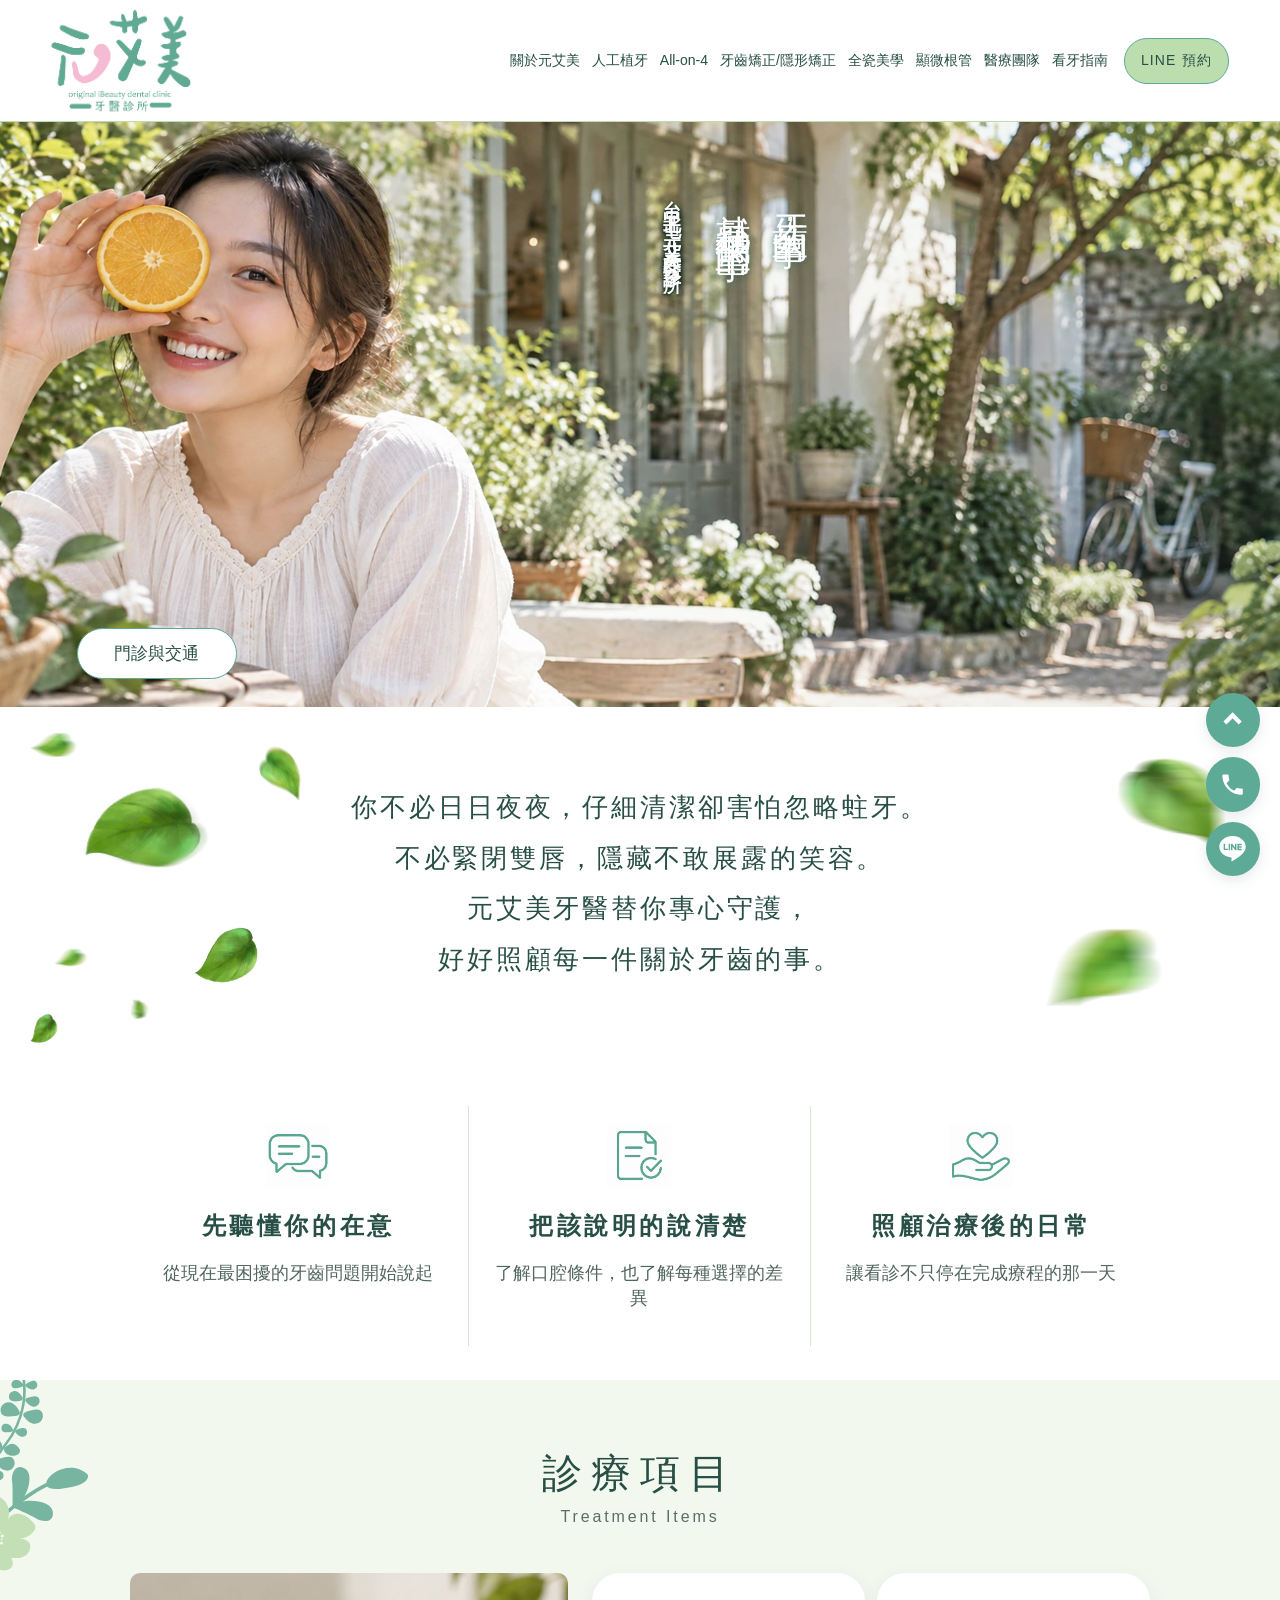
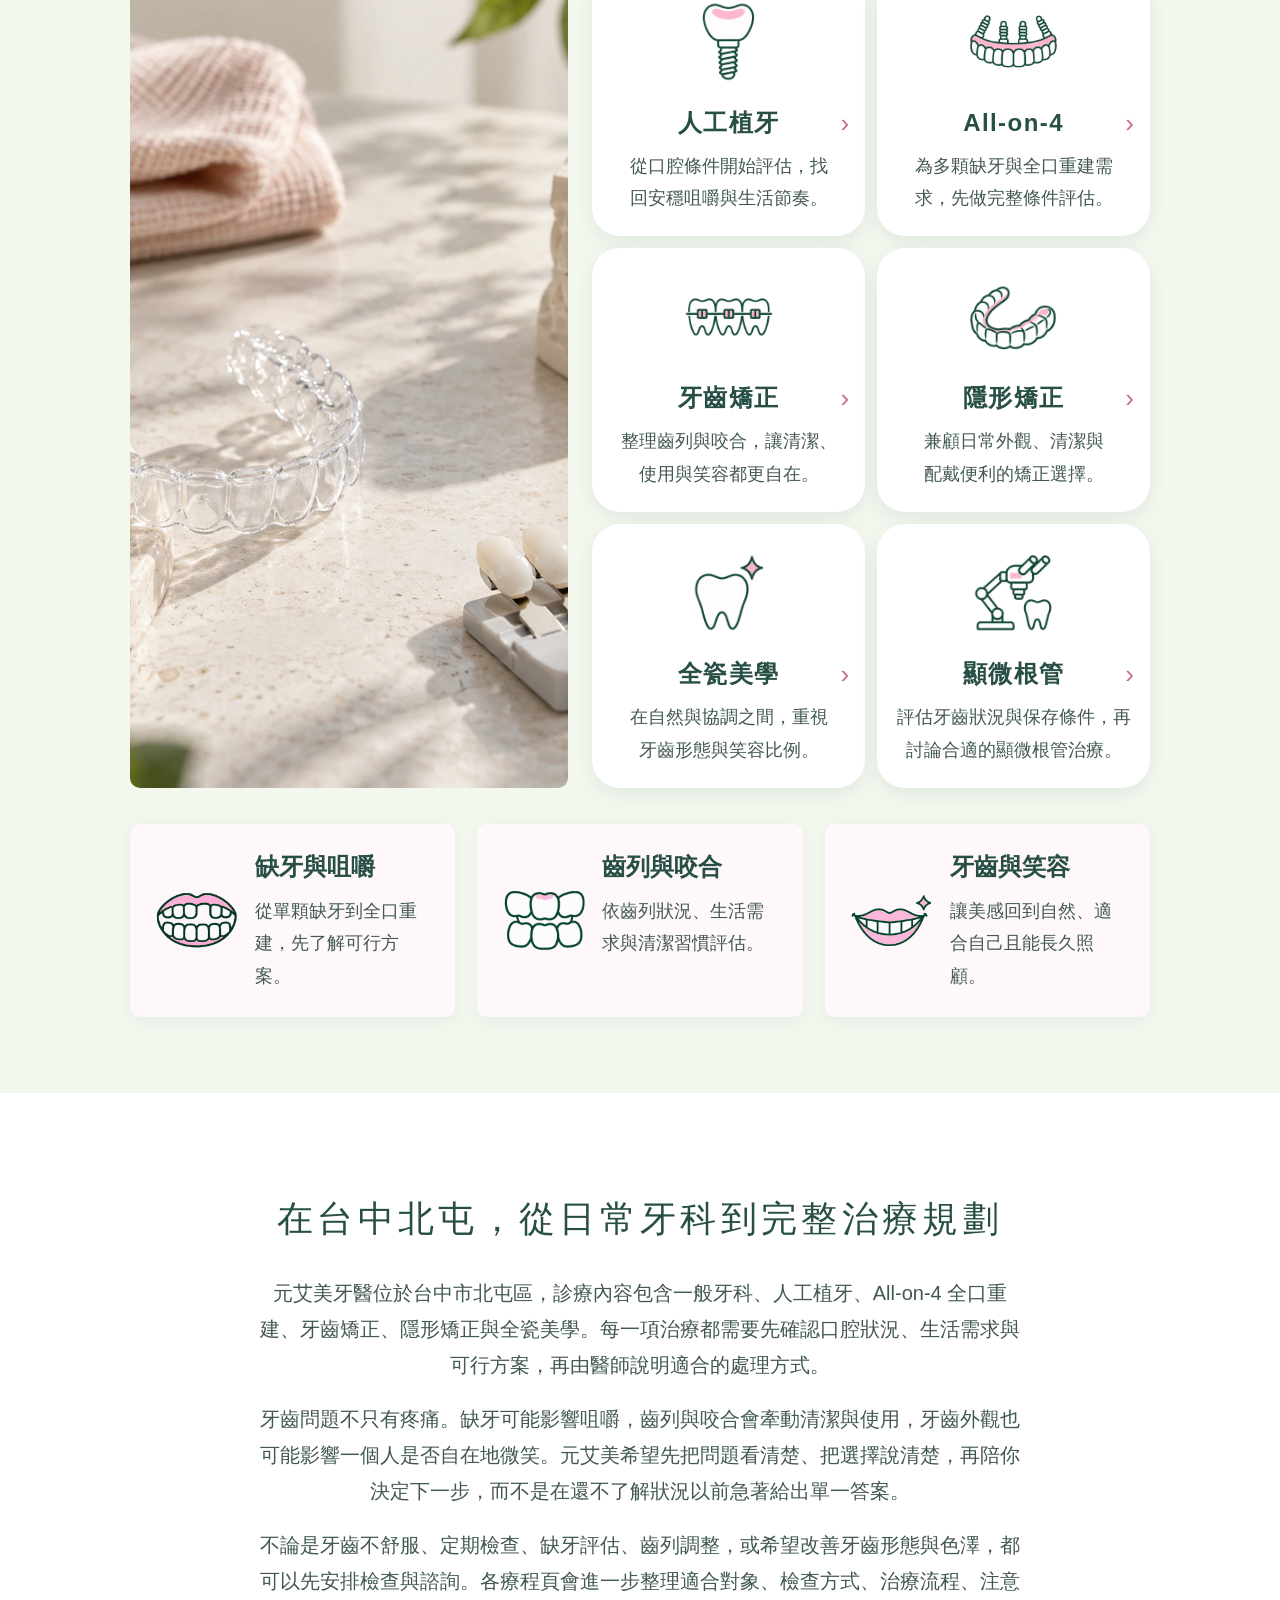
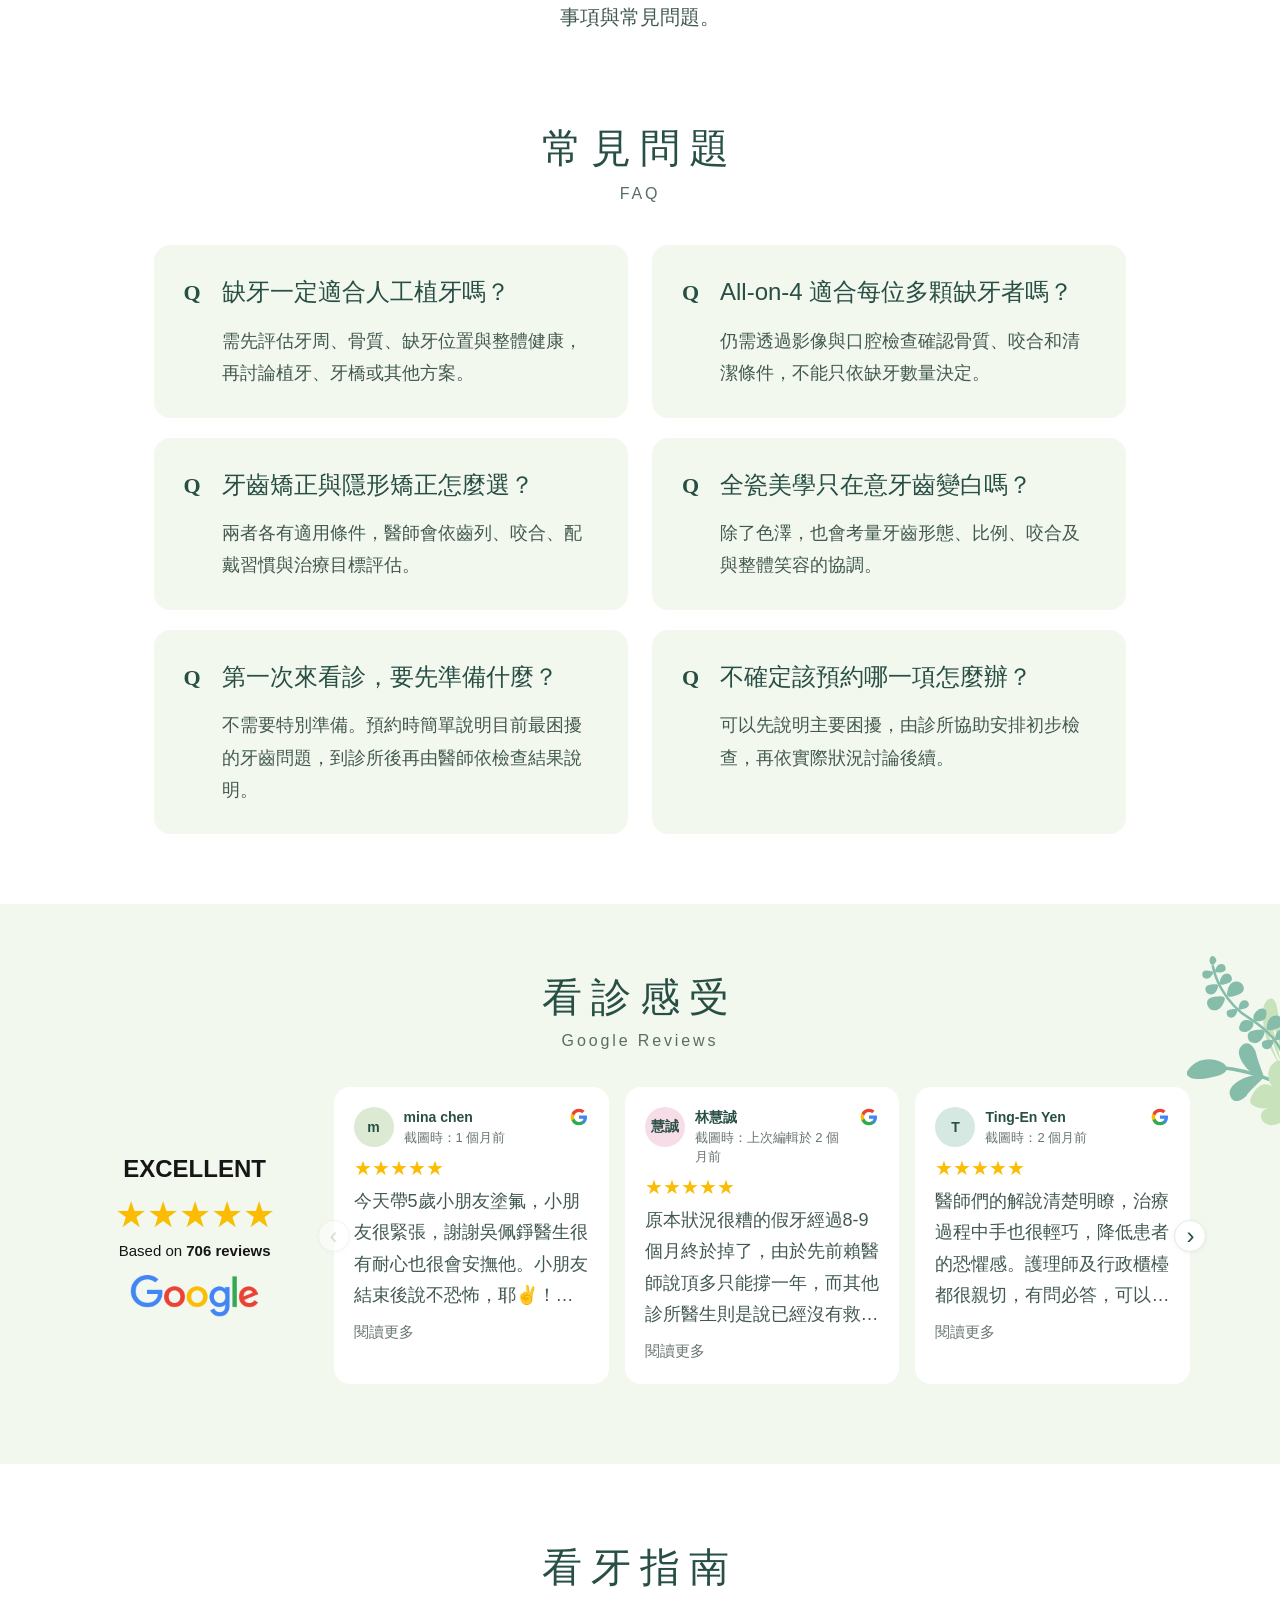
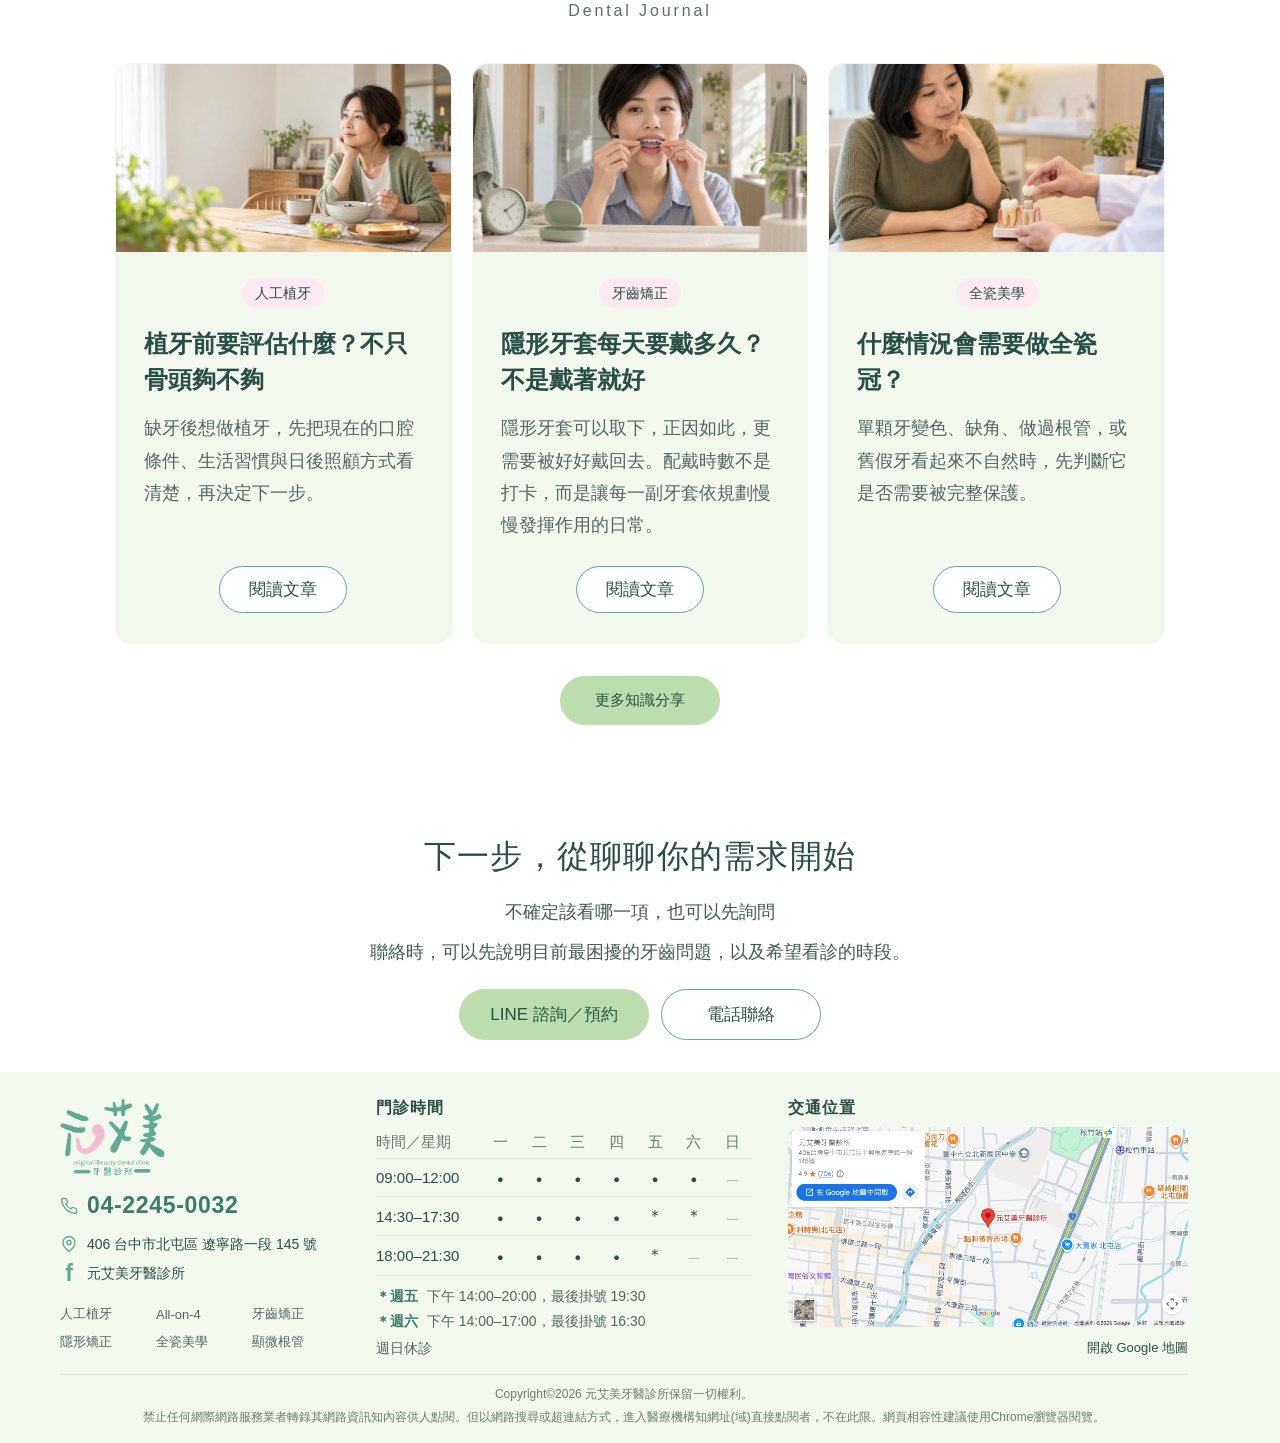
<file: index.html>
<!doctype html><html lang="zh-Hant"><head><meta charset="utf-8"><meta name="viewport" content="width=device-width,initial-scale=1"><title>審稿預覽｜元艾美牙醫｜台中北屯牙醫・人工植牙・牙齒矯正・全瓷美學</title><meta name="description" content="元艾美牙醫位於台中北屯，提供一般牙科、人工植牙、All-on-4、牙齒矯正、隱形矯正與全瓷美學等診療服務。先了解需求與口腔條件，再一起討論合適的治療方式。"><style>
*{box-sizing:border-box}body{margin:0;color:#3c514b;font-family:"Noto Sans TC","PingFang TC",sans-serif;background:#fff}.nav{height:92px;display:flex;align-items:center;justify-content:space-between;padding:0 6vw;background:#fff}.nav img{width:154px;height:auto}.navlinks{display:flex;gap:34px;align-items:center;font-size:15px;letter-spacing:.12em}.book{border:1px solid #5daa96;border-radius:99px;padding:12px 22px;color:#284f45}.hero{position:relative;height:585px;background:url('yuan-aimei-v2-assets/hero-triptych-web-20261029.webp') center/cover no-repeat}.hero-copy{position:absolute;left:34.5%;top:11%;writing-mode:vertical-rl;color:#fff;text-shadow:0 2px 7px #255f5477;font-size:36px;font-weight:500;letter-spacing:.18em;line-height:1.6}.hero-copy small{font-size:15px;letter-spacing:.25em;margin-left:18px}.intro{position:relative;text-align:center;padding:76px 18% 86px;background:#fff}.intro p{font-family:"Songti TC","Noto Serif TC",serif;font-size:20px;line-height:2.15;letter-spacing:.11em;margin:0;color:#3c514b}.leaf{position:absolute;width:190px;opacity:.6}.leaf.l{left:0;bottom:0}.leaf.r{right:0;top:8px;transform:rotate(180deg)}.section-title{text-align:center;padding-top:66px}.section-title h2{margin:0;color:#284f45;font-weight:500;font-size:34px;letter-spacing:.22em}.section-title i{display:block;width:72px;height:1px;background:#f9c2db;margin:15px auto}.section-title p{margin:0;color:#596e65;letter-spacing:.18em}.treatments{background:#f3f8ef;padding-bottom:76px;position:relative}.treat-flow{max-width:1020px;margin:44px auto 0;display:grid;grid-template-columns:1.05fr .95fr;gap:0;align-items:stretch}.photo-block{min-height:395px;background:url('yuan-aimei-v2-assets/hero-triptych-web-20261029.webp') 8% center/auto 100% no-repeat}.treat-list{background:#fff;padding:34px 42px;display:grid;grid-template-columns:1fr 1fr;gap:0}.treat{padding:19px 12px;border-bottom:1px solid #d7e6ce}.treat:nth-child(odd){border-right:1px solid #d7e6ce}.treat b{display:block}.seo-copy{padding:70px 12vw;background:#fff}.seo-copy h2{text-align:center;color:#284f45;font-size:28px;letter-spacing:.12em;font-weight:500}.seo-copy>p{max-width:900px;margin:18px auto;line-height:2;color:#3c514b;text-align:center}.faq{max-width:1000px;margin:40px auto 0;display:grid;grid-template-columns:repeat(3,1fr);gap:18px}.faq article{padding:24px;background:#f3f8ef;border-top:3px solid #f9c2db}.faq h3{font-size:17px;color:#284f45;margin:0 0 12px}.faq p{font-size:13px;line-height:1.8;margin:0}.reviews{padding:0 7vw 80px;background:#fff}.review-wrap{max-width:1050px;margin:40px auto 0;display:grid;grid-template-columns:220px 1fr;gap:36px}.rating{border-right:1px solid #d7e6ce;padding:8px 30px 8px 0}.rating strong{font-size:55px;color:#284f45;font-weight:400}.rating div{color:#284f45;font-size:24px;letter-spacing:.1em}.quotes{display:grid;grid-template-columns:repeat(3,1fr);gap:17px}.quote{border-top:3px solid #f9c2db;background:#f6faf3;padding:22px;min-height:145px}.quote p{height:9px;background:#dce8d4;border-radius:6px;margin:12px 0}.quote p:last-child{width:62%}.knowledge{background:#f3f8ef;padding:10px 9vw 75px}.knowledge-grid{max-width:1050px;margin:40px auto 0;display:grid;grid-template-columns:repeat(3,1fr);gap:20px}.knowledge article{background:#fff;padding:28px;min-height:190px}.knowledge small{color:#284f45;letter-spacing:.12em}.knowledge h3{color:#284f45;font-size:19px;line-height:1.55;margin:14px 0}.knowledge p{font-size:13px;line-height:1.8}.contact{background:#fff;padding:72px 8vw;display:grid;grid-template-columns:1fr 1fr;gap:65px;align-items:center}.contact h2{font-family:"Songti TC","Noto Serif TC",serif;color:#284f45;font-size:31px;font-weight:500;letter-spacing:.08em}.contact p{line-height:1.9}.info{margin-top:22px;color:#284f45;line-height:2.4}.map{height:260px;background:linear-gradient(135deg,#f4f5f2,#dce8d4);position:relative;overflow:hidden}.map:before,.map:after{content:"";position:absolute;background:#fff9}.map:before{width:150%;height:28px;left:-20%;top:44%;transform:rotate(-12deg)}.map:after{height:150%;width:25px;left:52%;top:-20%;transform:rotate(8deg)}.pin{position:absolute;z-index:2;left:52%;top:43%;width:28px;height:28px;border-radius:50% 50% 50% 0;background:#5daa96;transform:rotate(-45deg)}.map label{position:absolute;z-index:2;left:57%;top:41%;color:#284f45;font-weight:600}.footer{height:130px;background:#284f45;color:#fff;display:flex;align-items:center;justify-content:space-between;padding:0 7vw}.footer img{width:150px;filter:brightness(0) invert(1);opacity:.95}.footer span{font-size:13px;letter-spacing:.15em}.note{text-align:center;font-size:12px;color:#596e65;padding:16px;background:#fff}
</style><link rel="stylesheet" href="brand.css?v=d792933b0c07"><link rel="stylesheet" href="botanical.css?v=67f52b9c0e47"><link rel="stylesheet" href="header.css?v=f753c201d08e"><style id="home-footer-design">/* 首頁下方採淡綠／白／淡綠交錯；只改底色，保留原有區塊與頁尾高度。 */
.reviews.reviews-preview { background:#f3f8ef; }
.reviews.reviews-preview .google-review-card { background:#fff; }
#dental-journal { background:#fff; background-image:none; }
#dental-journal .knowledge-grid > article { background:#f3f8ef; }
</style><link rel="stylesheet" href="clinic-footer.css?v=d8fbaef733c3"><meta name="robots" content="noindex,nofollow"><link rel="stylesheet" href="ux-preview.css?v=b8e881145dc8"><link rel="stylesheet" href="ux-motion.css?v=338545296c63"><style id="manual-review-design">/* 參考豐美晴悦的卡片資訊順序；保留元艾美底色、欄寬及手動精選內容。 */
.reviews-preview .review-slider { position:relative; }
.reviews-preview .google-review-track { scrollbar-width:none; padding-bottom:0; }
.reviews-preview .google-review-track::-webkit-scrollbar { display:none; }
.reviews-preview .google-review-card { padding:20px; display:flex; flex-direction:column; min-height:252px; }
.reviews-preview .review-person { display:grid; grid-template-columns:40px minmax(0,1fr) 20px; gap:10px; align-items:start; }
.reviews-preview .review-avatar { width:40px; height:40px; font-size:14px; }
.reviews-preview .review-person h3 { font-size:14px; line-height:1.45; }
.reviews-preview .review-date { font-size:11px; line-height:1.45; margin-top:2px; }
.reviews-preview .review-google-link { display:grid; place-items:center; width:28px; height:28px; margin:-4px; border-radius:4px; }
.reviews-preview .review-google-link img { display:block; width:20px; height:20px; }
.reviews-preview .review-five-stars { color:#FBBC04; font-size:20px; letter-spacing:0; margin:10px 0 8px; }
.reviews-preview .review-body { font-size:14px; line-height:1.65; overflow-wrap:anywhere; }
.reviews-preview .review-expand { width:fit-content; font-size:13px; line-height:1.5; margin:7px 0 0; padding:2px 0; text-decoration:none; color:#68756F; }
.reviews-preview .review-navigation { position:absolute; inset:0; z-index:2; pointer-events:none; }
.reviews-preview .review-navigation button { position:absolute; top:50%; transform:translateY(-50%); width:32px; height:32px; font-size:24px; background:#fff; border:1px solid #E6EBE4; box-shadow:0 1px 4px #284f4512; pointer-events:auto; }
.reviews-preview .review-previous { left:-16px; }
.reviews-preview .review-next { right:-16px; }
.reviews-preview .review-navigation button:disabled { opacity:.5; }
.reviews-preview .review-google-link:focus-visible { outline:2px solid var(--brand-deep); outline-offset:3px; }
.reviews-preview .review-expand[hidden] { display:none; }
@media(hover:hover) { .reviews-preview .review-expand:hover { color:var(--brand-deep); text-decoration:underline; } }
@media(max-width:767px) {
 .reviews-preview .google-review-card { flex-basis:100%; min-height:250px; padding:20px; }
 .reviews-preview .review-navigation button { width:40px; height:40px; }
 .reviews-preview .review-previous { left:-20px; }
 .reviews-preview .review-next { right:-20px; }
 .reviews-preview .review-body { font-size:15px; }
}
</style><style id="knowledge-home-entry">#dental-journal .knowledge-more { display:flex; justify-content:center; margin-top:32px; position:relative; z-index:1; }
@media(max-width:767px) { #dental-journal .knowledge-more { margin-top:26px; } }</style><link rel="stylesheet" href="knowledge-buttons.css?v=727f29ca28c6"><link rel="stylesheet" href="home-booking.css?v=3daee7c56694"><link rel="stylesheet" href="knowledge-system.css?v=d3c7f2cf207f"><link rel="stylesheet" href="home-knowledge.css?v=038fa6a36e07"><link rel="stylesheet" href="home-hero.css?v=8a9aced0cf74"><link rel="stylesheet" href="responsive-refinement.css?v=e0b9593ede8f"><link rel="stylesheet" href="intro-leaf-motion.css?v=0a3d9d971c17"><link rel="stylesheet" href="image-notices.css?v=35aa461f251e"><link rel="stylesheet" href="mobile-priority.css?v=f9d308cac7d7"><link rel="stylesheet" href="home-reading-comfort.css?v=a5c439a3ff6b"></head><body><a class="ux-skip" href="#main-content">跳到主要內容</a>
<header class="nav site-header">
  <a class="site-header-logo" href="index.html" aria-label="元艾美牙醫診所首頁"><img src="yuan-aimei-v2-assets/clinic-wordmark.svg" alt="元艾美牙醫診所"></a>
  <button class="header-menu-toggle" type="button" aria-controls="primary-navigation" aria-expanded="false" aria-label="開啟選單"><svg viewBox="0 0 24 24" fill="none" stroke="currentColor" stroke-width="1.8" stroke-linecap="round" aria-hidden="true"><path d="M4 6h16M4 12h16M4 18h16"/></svg></button>
  <nav class="navlinks site-header-links" id="primary-navigation" aria-label="主要導覽">
    <a class="ux-mobile-only" href="tel:+886422450032">電話聯絡</a><a class="ux-mobile-only" href="#contact">門診與交通</a><a href="index.html#about-clinic">關於元艾美</a>
    <a class="header-treatment" href="implant.html">人工植牙</a>
    <a class="header-treatment" href="all-on-4.html">All-on-4</a>
    <a class="header-treatment" href="orthodontics.html">牙齒矯正/隱形矯正</a>
    <a class="header-treatment" href="ceramic-dsd.html">全瓷美學</a>
    <a class="header-treatment" href="microscopic-endodontics.html">顯微根管</a>
    <a href="team.html">醫療團隊</a>
    <a href="knowledge-preview.html#list">看牙指南</a>
  </nav>
  <a class="book header-book" href="https://page.line.me/307baiqp" target="_blank" rel="noopener noreferrer" aria-label="透過 LINE 預約看診（另開視窗）">LINE 預約</a>
</header><main id="main-content" tabindex="-1">
<section id="top" class="hero" style="background-image:linear-gradient(90deg,transparent 0%,transparent 42%,rgba(34,92,78,.06) 100%),url('yuan-aimei-v2-assets/hero-shallow-v-20261029.webp')"><h1 class="hero-copy" style="left:55%">牙齒的事，<br>就是我們的事！<small class="hero-location">台中北屯・元艾美牙醫診所</small></h1><nav class="ux-hero-actions" aria-label="首頁快捷入口"><a class="ux-button ux-button-secondary" href="#contact">門診與交通</a></nav></section>
<section class="intro" id="about-clinic" data-botanical="intro"><div class="leaf-composition" aria-hidden="true"><span class="botanical-sprig leaf-piece leaf-l0" style="aspect-ratio:126/68;background-image:url('yuan-aimei-v2-assets/leaf_L.svg');background-size:477.77777777777777% 1183.8235294117646%;background-position:6.512605042016808% 5.970149253731343%"></span><span class="botanical-sprig leaf-piece leaf-l1" style="aspect-ratio:225/142;background-image:url('yuan-aimei-v2-assets/leaf_L.svg');background-size:267.55555555555554% 566.9014084507043%;background-position:37.93103448275862% 37.254901960784316%"></span><span class="botanical-sprig leaf-piece leaf-l2" style="aspect-ratio:78/96;background-image:url('yuan-aimei-v2-assets/leaf_L.svg');background-size:771.7948717948718% 838.5416666666666%;background-position:76.33587786259542% 42.877291960507755%"></span><span class="botanical-sprig leaf-piece leaf-l3" style="aspect-ratio:96/85;background-image:url('yuan-aimei-v2-assets/leaf_L.svg');background-size:627.0833333333333% 947.0588235294118%;background-position:61.85770750988142% 65.69444444444444%"></span><span class="botanical-sprig leaf-piece leaf-l4" style="aspect-ratio:74/43;background-image:url('yuan-aimei-v2-assets/leaf_L.svg');background-size:813.5135135135135% 1872.093023255814%;background-position:16.666666666666664% 69.68503937007874%"></span><span class="botanical-sprig leaf-piece leaf-l5" style="aspect-ratio:45/46;background-image:url('yuan-aimei-v2-assets/leaf_L.svg');background-size:1337.7777777777778% 1750%;background-position:46.14003590664273% 81.42292490118577%"></span><span class="botanical-sprig leaf-piece leaf-l6" style="aspect-ratio:52/55;background-image:url('yuan-aimei-v2-assets/leaf_L.svg');background-size:1157.6923076923076% 1463.6363636363637%;background-position:8.363636363636363% 86.13333333333333%"></span><span class="botanical-sprig leaf-piece leaf-r0" style="aspect-ratio:34/26;background-image:url('yuan-aimei-v2-assets/leaf_R.svg');background-size:1050% 2534.6153846153848%;background-position:92.87925696594426% 8.372827804107425%"></span><span class="botanical-sprig leaf-piece leaf-r1" style="aspect-ratio:162/131;background-image:url('yuan-aimei-v2-assets/leaf_R.svg');background-size:220.37037037037038% 503.05343511450377%;background-position:83.07692307692308% 33.90151515151515%"></span><span class="botanical-sprig leaf-piece leaf-r2" style="aspect-ratio:177/123;background-image:url('yuan-aimei-v2-assets/leaf_R.svg');background-size:201.6949152542373% 535.7723577235772%;background-position:19.444444444444446% 83.95522388059702%"></span></div><p>你不必日日夜夜，<br class="intro-mobile-break">仔細清潔卻害怕忽略<span class="intro-word">蛀牙。</span><br>不必緊閉雙唇，<br class="intro-mobile-break">隱藏不敢展露的笑容。<br>元艾美牙醫替你專心守護，<br>好好照顧每一件關於牙齒的事。</p></section>
<section class="care-values" style="padding:34px 10vw;background:#fff;display:grid;grid-template-columns:repeat(3,1fr);gap:0;text-align:center;color:#284f45"><div style="padding:18px;border-right:1px solid #d7e6ce"><span class="care-value-icon care-icon-listening" aria-hidden="true"><img src="yuan-aimei-v2-assets/care-icons-approved-web-20261029.webp" width="1942" height="809" alt=""></span><b style="letter-spacing:.15em">先聽懂你的在意</b><p style="color:#52665e">從現在最困擾的牙齒問題開始說起</p></div><div style="padding:18px;border-right:1px solid #d7e6ce"><span class="care-value-icon care-icon-explanation" aria-hidden="true"><img src="yuan-aimei-v2-assets/care-icons-approved-web-20261029.webp" width="1942" height="809" alt=""></span><b style="letter-spacing:.15em">把該說明的說清楚</b><p style="color:#52665e">了解口腔條件，也了解每種選擇的差異</p></div><div style="padding:18px"><span class="care-value-icon care-icon-aftercare" aria-hidden="true"><img src="yuan-aimei-v2-assets/care-icons-approved-web-20261029.webp" width="1942" height="809" alt=""></span><b style="letter-spacing:.15em">照顧治療後的日常</b><p style="color:#52665e">讓看診不只停在完成療程的那一天</p></div></section>
<section class="treatments" data-botanical="treatments"><div class="botanical-layer" aria-hidden="true"><span class="botanical-rail botanical-rail--left"><img class="botanical-sprig" src="yuan-aimei-v2-assets/decor-botanical-right.svg" alt="" width="128.97" height="176.36" draggable="false"></span><span class="botanical-rail botanical-rail--right"><img class="botanical-sprig" src="yuan-aimei-v2-assets/decor-botanical-left.svg" alt="" width="92.26" height="85.46" draggable="false"></span></div><div class="section-title"><h2>診療項目</h2><i></i><p>Treatment Items</p></div><div class="treat-flow"><figure class="home-treatment-figure"><div class="photo-block" style="background-image:url('yuan-aimei-v2-assets/treatment-stilllife-v5-web-20261029.webp');background-position:center;background-size:cover"></div></figure><div class="treat-list"><a class="treat" href="implant.html" aria-label="了解人工植牙療程"><span class="treat-icon" aria-hidden="true"><img src="yuan-aimei-v2-assets/treatment-icons-duotone-web-20261029.webp" alt="" width="1536" height="1024" style="width:342.309px;left:-3.257px;top:-20.743px"></span><span class="treat-heading"><b>人工植牙</b><span class="treat-arrow" aria-hidden="true">›</span></span><span class="treat-description">從口腔條件開始評估，找回安穩咀嚼與生活節奏。</span></a><a class="treat" href="all-on-4.html" aria-label="了解All-on-4療程"><span class="treat-icon" aria-hidden="true"><img src="yuan-aimei-v2-assets/treatment-icons-duotone-web-20261029.webp" alt="" width="1536" height="1024" style="width:275.853px;left:-88.669px;top:-7.082px"></span><span class="treat-heading"><b>All-on-4</b><span class="treat-arrow" aria-hidden="true">›</span></span><span class="treat-description">為多顆缺牙與全口重建需求，先做完整條件評估。</span></a><a class="treat" href="orthodontics.html" aria-label="了解牙齒矯正療程"><span class="treat-icon" aria-hidden="true"><img src="yuan-aimei-v2-assets/treatment-icons-duotone-web-20261029.webp" alt="" width="1536" height="1024" style="width:304.432px;left:-206.090px;top:-15.450px"></span><span class="treat-heading"><b>牙齒矯正</b><span class="treat-arrow" aria-hidden="true">›</span></span><span class="treat-description">整理齒列與咬合，讓清潔、使用與笑容都更自在。</span></a><a class="treat" href="orthodontics.html#invisalign" aria-label="了解隱形矯正療程"><span class="treat-icon" aria-hidden="true"><img src="yuan-aimei-v2-assets/treatment-icons-duotone-web-20261029.webp" alt="" width="1536" height="1024" style="width:348.371px;left:-10.515px;top:-125.784px"></span><span class="treat-heading"><b>隱形矯正</b><span class="treat-arrow" aria-hidden="true">›</span></span><span class="treat-description">兼顧日常外觀、清潔與配戴便利的矯正選擇。</span></a><a class="treat" href="ceramic-dsd.html" aria-label="了解全瓷美學療程"><span class="treat-icon" aria-hidden="true"><img src="yuan-aimei-v2-assets/treatment-icons-duotone-web-20261029.webp" alt="" width="1536" height="1024" style="width:358.707px;left:-134.623px;top:-125.713px"></span><span class="treat-heading"><b>全瓷美學</b><span class="treat-arrow" aria-hidden="true">›</span></span><span class="treat-description">在自然與協調之間，重視牙齒形態與笑容比例。</span></a><a class="treat" href="microscopic-endodontics.html" aria-label="了解顯微根管療程"><span class="treat-icon" aria-hidden="true"><img src="yuan-aimei-v2-assets/treatment-icons-duotone-web-20261029.webp" alt="" width="1536" height="1024" style="width:344.276px;left:-242.931px;top:-118.621px"></span><span class="treat-heading"><b>顯微根管</b><span class="treat-arrow" aria-hidden="true">›</span></span><span class="treat-description">評估牙齒狀況與保存條件，再討論合適的顯微根管治療。</span></a></div></div><div class="treatment-groups"><div class="need-item"><span class="need-icon" aria-hidden="true"><img src="yuan-aimei-v2-assets/needs-icons-pink-gum-v5-web-20261029.webp" alt="" width="2171" height="724" style="clip-path:inset(19.337016574585636% 71.11929986181484% 31.491712707182316% 4.836480884385076%);width:335.2895752895753px;left:-14.525096525096526px;top:-13.11196911196911px"></span><div class="need-copy"><b>缺牙與咀嚼</b><p>從單顆缺牙到全口重建，先了解可行方案。</p></div></div><div class="need-item"><span class="need-icon" aria-hidden="true"><img src="yuan-aimei-v2-assets/needs-icons-white-teeth-v4-web-20261029.webp" alt="" width="2172" height="724" style="clip-path:inset(22.23756906077348% 40.00920810313075% 31.629834254143645% 39.134438305709025%);width:386.9933184855234px;left:-149.80400890868597px;top:-22.44097995545657px"></span><div class="need-copy"><b>齒列與咬合</b><p>依齒列狀況、生活需求與清潔習慣評估。</p></div></div><div class="need-item"><span class="need-icon" aria-hidden="true"><img src="yuan-aimei-v2-assets/needs-icons-white-teeth-v4-web-20261029.webp" alt="" width="2172" height="724" style="clip-path:inset(19.337016574585636% 5.386740331491713% 32.87292817679558% 69.7513812154696%);width:324.17910447761193px;left:-224.4179104477612px;top:-10.71641791044776px"></span><div class="need-copy"><b>牙齒與笑容</b><p>讓美感回到自然、適合自己且能長久照顧。</p></div></div></div></section>
<section class="seo-copy" data-botanical="seo-copy"><div class="botanical-layer" aria-hidden="true"><span class="botanical-rail botanical-rail--left"><img class="botanical-sprig" src="yuan-aimei-v2-assets/decor-botanical-left.svg" alt="" width="92.26" height="85.46" draggable="false"></span><span class="botanical-rail botanical-rail--right"><img class="botanical-sprig" src="yuan-aimei-v2-assets/decor-botanical-footer.svg" alt="" width="129.03" height="90.54" draggable="false"></span></div><h2>在台中北屯，從日常牙科到完整治療規劃</h2><p>元艾美牙醫位於台中市北屯區，診療內容包含一般牙科、人工植牙、All-on-4 全口重建、牙齒矯正、隱形矯正與全瓷美學。每一項治療都需要先確認口腔狀況、生活需求與可行方案，再由醫師說明適合的處理方式。</p><p>牙齒問題不只有疼痛。缺牙可能影響咀嚼，齒列與咬合會牽動清潔與使用，牙齒外觀也可能影響一個人是否自在地微笑。元艾美希望先把問題看清楚、把選擇說清楚，再陪你決定下一步，而不是在還不了解狀況以前急著給出單一答案。</p><p>不論是牙齒不舒服、定期檢查、缺牙評估、齒列調整，或希望改善牙齒形態與色澤，都可以先安排檢查與諮詢。各療程頁會進一步整理適合對象、檢查方式、治療流程、注意事項與常見問題。</p><section class="faq-block" id="faq" aria-labelledby="faq-heading"><div class="section-title"><h2 id="faq-heading">常見問題</h2><p>FAQ</p></div><div class="faq"><article><div class="faq-question"><span class="faq-q" aria-hidden="true">Q</span><h3>缺牙一定適合人工植牙嗎？</h3></div><p>需先評估牙周、骨質、缺牙位置與整體健康，再討論植牙、牙橋或其他方案。</p></article><article><div class="faq-question"><span class="faq-q" aria-hidden="true">Q</span><h3>All-on-4 適合每位多顆缺牙者嗎？</h3></div><p>仍需透過影像與口腔檢查確認骨質、咬合和清潔條件，不能只依缺牙數量決定。</p></article><article><div class="faq-question"><span class="faq-q" aria-hidden="true">Q</span><h3>牙齒矯正與隱形矯正怎麼選？</h3></div><p>兩者各有適用條件，醫師會依齒列、咬合、配戴習慣與治療目標評估。</p></article><article><div class="faq-question"><span class="faq-q" aria-hidden="true">Q</span><h3>全瓷美學只在意牙齒變白嗎？</h3></div><p>除了色澤，也會考量牙齒形態、比例、咬合及與整體笑容的協調。</p></article><article><div class="faq-question"><span class="faq-q" aria-hidden="true">Q</span><h3>第一次來看診，要先準備什麼？</h3></div><p>不需要特別準備。預約時簡單說明目前最困擾的牙齒問題，到診所後再由醫師依檢查結果說明。</p></article><article><div class="faq-question"><span class="faq-q" aria-hidden="true">Q</span><h3>不確定該預約哪一項怎麼辦？</h3></div><p>可以先說明主要困擾，由診所協助安排初步檢查，再依實際狀況討論後續。</p></article></div></section></section>
<section class="reviews reviews-preview" aria-labelledby="reviews-heading" data-botanical="reviews"><div class="botanical-layer" aria-hidden="true"><span class="botanical-rail botanical-rail--right"><img class="botanical-sprig" src="yuan-aimei-v2-assets/decor-botanical-right.svg" alt="" width="128.97" height="176.36" draggable="false"></span></div><div class="section-title"><h2 id="reviews-heading">看診感受</h2><p>Google Reviews</p></div><div class="google-reviews-layout"><div class="google-review-summary"><p class="summary-label">EXCELLENT</p><div class="review-summary-stars" role="img" aria-label="Google 整體評分 4.9 分，滿分 5 分">★★★★★</div><p class="review-total" title="Google 評論總數，查核日期：2026-10-21">Based on <strong>706 reviews</strong></p><img class="review-google-logo" src="yuan-aimei-v2-assets/google-logo.png" alt="Google" width="184" height="60"></div><div class="google-review-carousel"><div class="review-slider"><div class="review-navigation"><button type="button" class="review-previous" aria-label="上一則評論" aria-controls="google-review-track">‹</button><button type="button" class="review-next" aria-label="下一則評論" aria-controls="google-review-track">›</button></div><div class="google-review-track" id="google-review-track" tabindex="0" role="region" aria-label="五星精選評論，可橫向捲動"><article class="google-review-card"><div class="review-person"><span class="review-avatar avatar-0" aria-hidden="true">m</span><div><h3>mina chen</h3><p class="review-date">截圖時：1 個月前</p></div><a class="review-google-link" href="https://share.google/TOqvfu8f8p6e2fmmV" target="_blank" rel="noopener noreferrer" aria-label="查看 mina chen 的 Google 原文（另開分頁）"><img src="yuan-aimei-v2-assets/google-g.svg" alt="" width="20" height="20"></a></div><div class="review-five-stars" role="img" aria-label="5 顆星，滿分 5 顆星">★★★★★</div><p class="review-body" id="review-selected-0">今天帶5歲小朋友塗氟，小朋友很緊張，謝謝吳佩錚醫生很有耐心也很會安撫他。小朋友結束後說不恐怖，耶✌️！謝謝</p><button class="review-expand" type="button" aria-expanded="false" aria-controls="review-selected-0">閱讀更多</button></article><article class="google-review-card"><div class="review-person"><span class="review-avatar avatar-1" aria-hidden="true">慧誠</span><div><h3>林慧誠</h3><p class="review-date">截圖時：上次編輯於 2 個月前</p></div><a class="review-google-link" href="https://share.google/InLMEKCol7KzMtWpi" target="_blank" rel="noopener noreferrer" aria-label="查看 林慧誠 的 Google 原文（另開分頁）"><img src="yuan-aimei-v2-assets/google-g.svg" alt="" width="20" height="20"></a></div><div class="review-five-stars" role="img" aria-label="5 顆星，滿分 5 顆星">★★★★★</div><p class="review-body" id="review-selected-1">原本狀況很糟的假牙經過8-9個月終於掉了，由於先前賴醫師說頂多只能撐一年，而其他診所醫生則是說已經沒有救了，需要植牙。所以決定這個門牙就直接植牙,一勞永逸。補的骨粉經過兩周拆線後狀況良好，醫師說癒合的不錯，讓我安心了許多。謝謝賴醫師的技術和細心。<br>‐------‐-------------‐---------‐----------------<br>經過一年多的療程，今天終於完成整個植牙流程了，看到一個好的牢固的牙齒，真的謝謝賴醫師的細心和專業。雖然整個時程有點長，但這樣的時程是值得的。</p><button class="review-expand" type="button" aria-expanded="false" aria-controls="review-selected-1">閱讀更多</button></article><article class="google-review-card"><div class="review-person"><span class="review-avatar avatar-2" aria-hidden="true">T</span><div><h3>Ting-En Yen</h3><p class="review-date">截圖時：2 個月前</p></div><a class="review-google-link" href="https://share.google/f0omguu9F5PZKfp9o" target="_blank" rel="noopener noreferrer" aria-label="查看 Ting-En Yen 的 Google 原文（另開分頁）"><img src="yuan-aimei-v2-assets/google-g.svg" alt="" width="20" height="20"></a></div><div class="review-five-stars" role="img" aria-label="5 顆星，滿分 5 顆星">★★★★★</div><p class="review-body" id="review-selected-2">醫師們的解說清楚明瞭，治療過程中手也很輕巧，降低患者的恐懼感。護理師及行政櫃檯都很親切，有問必答，可以感受到是一間非常用心的診所！👍👍👍</p><button class="review-expand" type="button" aria-expanded="false" aria-controls="review-selected-2">閱讀更多</button></article><article class="google-review-card"><div class="review-person"><span class="review-avatar avatar-3" aria-hidden="true">瑞隆</span><div><h3>林瑞隆</h3><p class="review-date">截圖時：上次編輯於 6 個月前</p></div><a class="review-google-link" href="https://share.google/KLeoW83vpYpKgi1TV" target="_blank" rel="noopener noreferrer" aria-label="查看 林瑞隆 的 Google 原文（另開分頁）"><img src="yuan-aimei-v2-assets/google-g.svg" alt="" width="20" height="20"></a></div><div class="review-five-stars" role="img" aria-label="5 顆星，滿分 5 顆星">★★★★★</div><p class="review-body" id="review-selected-3">賴醫師非常有耐心跟專業，有問題都會細心的回答</p><button class="review-expand" type="button" aria-expanded="false" aria-controls="review-selected-3">閱讀更多</button></article><article class="google-review-card"><div class="review-person"><span class="review-avatar avatar-4" aria-hidden="true">麗芳</span><div><h3>許麗芳</h3><p class="review-date">截圖時：6 個月前</p></div><a class="review-google-link" href="https://share.google/4NN77i2BccLZqPCpW" target="_blank" rel="noopener noreferrer" aria-label="查看 許麗芳 的 Google 原文（另開分頁）"><img src="yuan-aimei-v2-assets/google-g.svg" alt="" width="20" height="20"></a></div><div class="review-five-stars" role="img" aria-label="5 顆星，滿分 5 顆星">★★★★★</div><p class="review-body" id="review-selected-4">對看牙醫很恐懼，要去看之前看了好多牙醫診所評價，最後選擇去元艾美，我運氣很好，感謝上帝，每位護理師都很親切很有耐心，診所幫我安排了林晏任醫生看診，我還是很緊張，林醫師先幫洗牙，我一點酸就放棄再洗牙，醫生建議我將會敏感的牙齒補好，還很溫柔的幫我打麻藥，蛀牙的部份確定要根管了，約下次看診，我還是很害怕，但林醫師的技術讓我有信心。謝謝元艾美的每位醫護人員。</p><button class="review-expand" type="button" aria-expanded="false" aria-controls="review-selected-4">閱讀更多</button></article><article class="google-review-card"><div class="review-person"><span class="review-avatar avatar-5" aria-hidden="true">R</span><div><h3>Rui-Xue Huang</h3><p class="review-date">截圖時：1 週前</p></div><a class="review-google-link" href="https://share.google/fiXhYSB8ndRfRoh58" target="_blank" rel="noopener noreferrer" aria-label="查看 Rui-Xue Huang 的 Google 原文（另開分頁）"><img src="yuan-aimei-v2-assets/google-g.svg" alt="" width="20" height="20"></a></div><div class="review-five-stars" role="img" aria-label="5 顆星，滿分 5 顆星">★★★★★</div><p class="review-body" id="review-selected-5">醫生細心,治療過程中會敘述可能狀況,會有心理準備及較無壓力</p><button class="review-expand" type="button" aria-expanded="false" aria-controls="review-selected-5">閱讀更多</button></article></div></div></div></div></section>
<section class="knowledge" id="dental-journal" data-botanical="knowledge"><div class="botanical-layer" aria-hidden="true"><span class="botanical-rail botanical-rail--left"><img class="botanical-sprig" src="yuan-aimei-v2-assets/decor-botanical-footer.svg" alt="" width="129.03" height="90.54" draggable="false"></span></div><div class="section-title"><h2>看牙指南</h2><i></i><p>Dental Journal</p></div><div class="knowledge-grid"><article><a class="home-knowledge-link" href="knowledge-preview.html#article-0" aria-labelledby="home-knowledge-title-0"><img class="home-knowledge-image" src="yuan-aimei-knowledge-assets/implant-evaluation-hero-web-20261029.webp" alt="" width="1600" height="900" loading="lazy"><small>人工植牙</small><h3 id="home-knowledge-title-0">植牙前要評估什麼？不只骨頭夠不夠</h3><p>缺牙後想做植牙，先把現在的口腔條件、生活習慣與日後照顧方式看清楚，再決定下一步。</p><span class="home-knowledge-read" aria-hidden="true">閱讀文章</span></a></article><article><a class="home-knowledge-link" href="knowledge-preview.html#article-7" aria-labelledby="home-knowledge-title-7"><img class="home-knowledge-image" src="yuan-aimei-knowledge-assets/article-09/aligner-daily-wear-hero-v3-web-20261029.webp" alt="" width="1600" height="900" loading="lazy"><small>牙齒矯正</small><h3 id="home-knowledge-title-7">隱形牙套每天要戴多久？不是戴著就好</h3><p>隱形牙套可以取下，正因如此，更需要被好好戴回去。配戴時數不是打卡，而是讓每一副牙套依規劃慢慢發揮作用的日常。</p><span class="home-knowledge-read" aria-hidden="true">閱讀文章</span></a></article><article><a class="home-knowledge-link" href="knowledge-preview.html#article-3" aria-labelledby="home-knowledge-title-3"><img class="home-knowledge-image" src="yuan-aimei-knowledge-assets/article-04/ceramic-crown-consultation-hero-v3-web-20261029.webp" alt="" width="1600" height="900" loading="lazy"><small>全瓷美學</small><h3 id="home-knowledge-title-3">什麼情況會需要做全瓷冠？</h3><p>單顆牙變色、缺角、做過根管，或舊假牙看起來不自然時，先判斷它是否需要被完整保護。</p><span class="home-knowledge-read" aria-hidden="true">閱讀文章</span></a></article></div><div class="knowledge-more"><a class="knowledge-more-link" href="knowledge-preview.html#list">更多知識分享</a></div></section>
<section id="home-booking" class="ux-home-booking ux-section" aria-labelledby="home-booking-title"><div class="ux-heading"><h2 id="home-booking-title">下一步，從聊聊你的需求開始</h2><div class="ux-booking-description"><p>不確定該看哪一項，也可以先詢問</p><p>聯絡時，可以先說明目前最困擾的牙齒問題，以及希望看診的時段。</p></div></div><div class="ux-actions"><a class="ux-button" href="https://page.line.me/307baiqp" target="_blank" rel="noopener noreferrer" aria-label="LINE 諮詢預約（另開視窗）">LINE 諮詢／預約</a><a class="ux-button ux-button-secondary" href="tel:+886422450032">電話聯絡</a></div></section><div class="ux-mobile-only ux-mobile-top"><a class="ux-text-link" href="#top">回到頁首</a></div></main><footer id="clinic-footer" data-footer-version="approved-v5" aria-label="元艾美牙醫診所頁尾"><div class="cf-clinic-footer-inner">
<div class="cf-footer-main"><section aria-label="診所資訊"><div class="cf-footer-clinic-identity" id="contact"><img class="cf-contact-logo" src="yuan-aimei-v2-assets/clinic-wordmark.svg" alt="元艾美牙醫診所"><div class="cf-clinic-contact-links" aria-labelledby="contact-links-heading">
      <h3 class="cf-contact-sr-only" id="contact-links-heading">聯絡我們</h3>
      <a class="cf-clinic-contact-link" href="https://goo.gl/maps/HnQeZLzpzb6wZsRm8" target="_blank" rel="noopener noreferrer"><span class="cf-contact-icon"><svg viewBox="0 0 24 24" fill="none" stroke="currentColor" stroke-width="1.8" stroke-linecap="round" stroke-linejoin="round" aria-hidden="true"><path d="M20 10c0 6-8 12-8 12S4 16 4 10a8 8 0 1 1 16 0z"/><circle cx="12" cy="10" r="2.7"/></svg></span><span><small>地址</small><span><span class="cf-address-part">406 台中市北屯區</span> <span class="cf-address-part">遼寧路一段 145 號</span></span></span></a>
      <a class="cf-clinic-contact-link cf-clinic-phone" href="tel:+886422450032"><span class="cf-contact-icon"><svg viewBox="0 0 24 24" fill="none" stroke="currentColor" stroke-width="1.8" stroke-linecap="round" stroke-linejoin="round" aria-hidden="true"><path d="M22 16.9v3a2 2 0 0 1-2.2 2 19.8 19.8 0 0 1-8.6-3.1 19.5 19.5 0 0 1-6-6A19.8 19.8 0 0 1 2.1 4.2 2 2 0 0 1 4.1 2h3a2 2 0 0 1 2 1.7c.1.9.4 1.8.7 2.6a2 2 0 0 1-.5 2.1L8 9.7a16 16 0 0 0 6.3 6.3l1.3-1.3a2 2 0 0 1 2.1-.5c.8.3 1.7.6 2.6.7a2 2 0 0 1 1.7 2z"/></svg></span><span><small>電話</small><span>04-2245-0032</span></span></a>
      <a class="cf-clinic-contact-link" href="https://www.facebook.com/ibeauty347/" target="_blank" rel="noopener noreferrer"><span class="cf-contact-icon cf-contact-facebook" aria-hidden="true">f</span><span><small>Facebook</small><span>元艾美牙醫診所</span></span></a>
    </div></div><details class="cf-footer-treatment-nav" open><summary>診療項目</summary><nav aria-label="診療項目"><ul><li><a href="implant.html"><span class="cf-contact-nav-label">人工植牙</span></a></li><li><a href="all-on-4.html"><span class="cf-contact-nav-label">All-on-4</span></a></li><li><a href="orthodontics.html"><span class="cf-contact-nav-label">牙齒矯正</span></a></li><li><a href="orthodontics.html#invisalign"><span class="cf-contact-nav-label">隱形矯正</span></a></li><li><a href="ceramic-dsd.html"><span class="cf-contact-nav-label">全瓷美學</span></a></li><li><a href="microscopic-endodontics.html"><span class="cf-contact-nav-label">顯微根管</span></a></li></ul></nav></details></section><div class="cf-clinic-hours" id="clinic-hours" aria-labelledby="hours-heading">
      <h3 id="hours-heading">門診時間</h3>
      <table class="cf-hours-table" aria-label="每週門診時間" aria-describedby="hours-note"><thead><tr><th scope="col">時間／星期</th><th scope="col">一</th><th scope="col">二</th><th scope="col">三</th><th scope="col">四</th><th scope="col">五</th><th scope="col">六</th><th scope="col">日</th></tr></thead><tbody><tr><th scope="row">09:00–12:00</th><td><span aria-label="看診">●</span></td><td><span aria-label="看診">●</span></td><td><span aria-label="看診">●</span></td><td><span aria-label="看診">●</span></td><td><span aria-label="看診">●</span></td><td><span aria-label="看診">●</span></td><td class="cf-hours-closed"><span aria-label="休診">—</span></td></tr><tr><th scope="row">14:30–17:30</th><td><span aria-label="看診">●</span></td><td><span aria-label="看診">●</span></td><td><span aria-label="看診">●</span></td><td><span aria-label="看診">●</span></td><td><span class="cf-hours-special" aria-label="依下方特殊時段看診">＊</span></td><td><span class="cf-hours-special" aria-label="依下方特殊時段看診">＊</span></td><td class="cf-hours-closed"><span aria-label="休診">—</span></td></tr><tr><th scope="row">18:00–21:30</th><td><span aria-label="看診">●</span></td><td><span aria-label="看診">●</span></td><td><span aria-label="看診">●</span></td><td><span aria-label="看診">●</span></td><td><span class="cf-hours-special" aria-label="依下方特殊時段看診">＊</span></td><td class="cf-hours-closed"><span aria-label="休診">—</span></td><td class="cf-hours-closed"><span aria-label="休診">—</span></td></tr></tbody></table>
      <div class="cf-hours-notes" id="hours-note"><p><strong>＊週五</strong><span class="cf-hours-session"> 下午 </span><span class="cf-hours-period">14:00–20:00</span><span class="cf-hours-separator">，</span><span class="cf-hours-registration">最後掛號 19:30</span></p><p><strong>＊週六</strong><span class="cf-hours-session"> 下午 </span><span class="cf-hours-period">14:00–17:00</span><span class="cf-hours-separator">，</span><span class="cf-hours-registration">最後掛號 16:30</span></p><p class="cf-hours-sunday">週日休診</p></div>
    </div><section class="cf-footer-location"><h3>交通位置</h3><figure class="cf-clinic-map">
    <a class="cf-clinic-map-image" href="https://goo.gl/maps/HnQeZLzpzb6wZsRm8" target="_blank" rel="noopener noreferrer" aria-label="在 Google 地圖開啟元艾美牙醫診所位置（另開視窗）"><picture><source media="(max-width: 767px)" srcset="yuan-aimei-v2-assets/clinic-google-map-wide-mobile.png" width="780" height="390"><img src="yuan-aimei-v2-assets/clinic-google-map-wide-desktop-web-20261029.webp" alt="元艾美牙醫診所 Google 地圖截圖，位於台中市北屯區遼寧路一段 145 號" width="1520" height="760" loading="eager"></picture></a>
    <figcaption><a href="https://goo.gl/maps/HnQeZLzpzb6wZsRm8" target="_blank" rel="noopener noreferrer">開啟 Google 地圖</a></figcaption>
    </figure></section></div>
<div class="cf-clinic-legal-footer"><p class="cf-clinic-copyright">Copyright©2026 元艾美牙醫診所保留一切權利。</p><details class="cf-legal-details" open><summary>網站聲明</summary><p class="cf-clinic-legal-notice">禁止任何網際網路服務業者轉錄其網路資訊知內容供人點閱。但以網路搜尋或超連結方式，進入醫療機構知網址(域)直接點閱者，不在此限。網頁相容性建議使用Chrome瀏覽器閱覽。</p></details></div>
</div></footer>
<script src="reviews-preview.js?v=b812cd9e4199" defer></script><div class="floating-contact-actions" role="group" aria-label="快捷功能">
  <button class="floating-contact-action" type="button" data-scroll-top aria-label="回到頁面頂端" title="回到頂端"><svg viewBox="0 0 32 32" fill="none" aria-hidden="true"><path d="m7 20 9-9 9 9" stroke="currentColor" stroke-width="5" stroke-linejoin="miter"/></svg></button>
  <a class="floating-contact-action" href="tel:+886422450032" aria-label="致電元艾美牙醫診所，04-2245-0032" title="電話聯絡：04-2245-0032"><svg viewBox="0 0 24 24" fill="currentColor" aria-hidden="true"><path d="M6.62 10.79a15.053 15.053 0 0 0 6.59 6.59l2.2-2.2a.996.996 0 0 1 1.02-.24c1.12.37 2.33.57 3.57.57.55 0 1 .45 1 1V20c0 .55-.45 1-1 1C10.61 21 3 13.39 3 4c0-.55.45-1 1-1h3.5c.55 0 1 .45 1 1 0 1.25.2 2.45.57 3.57.11.35.03.74-.25 1.02z"/></svg></a>
  <a class="floating-contact-action floating-contact-action--line" href="https://page.line.me/307baiqp" target="_blank" rel="noopener noreferrer" aria-label="透過 LINE 聯絡元艾美牙醫診所（另開視窗）" title="LINE 預約與諮詢"><svg aria-hidden="true" focusable="false" xmlns="http://www.w3.org/2000/svg" viewBox="64 76 384 368"><!--! Font Awesome Free 7.3.1 by @fontawesome - https://fontawesome.com License - https://fontawesome.com/license/free (Icons: CC BY 4.0, Fonts: SIL OFL 1.1, Code: MIT License) Copyright 2026 Fonticons, Inc. --><!-- Adapted: removed outer square; retained speech bubble and lettering. --><path fill="currentColor" fill-rule="evenodd" d="M311 196.8l0 81.3c0 2.1-1.6 3.7-3.7 3.7l-13 0c-1.3 0-2.4-.7-3-1.5L254 230 254 278.2c0 2.1-1.6 3.7-3.7 3.7l-13 0c-2.1 0-3.7-1.6-3.7-3.7l0-81.3c0-2.1 1.6-3.7 3.7-3.7l12.9 0c1.1 0 2.4 .6 3 1.6l37.3 50.3 0-48.2c0-2.1 1.6-3.7 3.7-3.7l13 0c2.1-.1 3.8 1.6 3.8 3.5l0 .1zm-93.7-3.7l-13 0c-2.1 0-3.7 1.6-3.7 3.7l0 81.3c0 2.1 1.6 3.7 3.7 3.7l13 0c2.1 0 3.7-1.6 3.7-3.7l0-81.3c0-1.9-1.6-3.7-3.7-3.7zm-31.4 68.1l-35.6 0 0-64.4c0-2.1-1.6-3.7-3.7-3.7l-13 0c-2.1 0-3.7 1.6-3.7 3.7l0 81.3c0 1 .3 1.8 1 2.5 .7 .6 1.5 1 2.5 1l52.2 0c2.1 0 3.7-1.6 3.7-3.7l0-13c0-1.9-1.6-3.7-3.5-3.7l.1 0zm193.7-68.1l-52.3 0c-1.9 0-3.7 1.6-3.7 3.7l0 81.3c0 1.9 1.6 3.7 3.7 3.7l52.2 0c2.1 0 3.7-1.6 3.7-3.7l0-13.1c0-2.1-1.6-3.7-3.7-3.7l-35.5 0 0-13.6 35.5 0c2.1 0 3.7-1.6 3.7-3.7l0-13.1c0-2.1-1.6-3.7-3.7-3.7l-35.5 0 0-13.7 35.5 0c2.1 0 3.7-1.6 3.7-3.7l0-13c-.1-1.9-1.7-3.7-3.7-3.7l.1 0zM441.6 233.5c0-83.4-83.7-151.3-186.4-151.3S68.8 150.1 68.8 233.5c0 74.7 66.3 137.4 155.9 149.3 21.8 4.7 19.3 12.7 14.4 42.1-.8 4.7-3.8 18.4 16.1 10.1s107.3-63.2 146.5-108.2c27-29.7 39.9-59.8 39.9-93.1l0-.2z"/></svg>
</a>
</div><script src="floating-actions.js?v=be5d61da25cc" defer></script><script src="header.js?v=2a80ebb98cba" defer></script><script src="clinic-footer.js?v=cc24c32632aa"></script><script src="ux-motion.js?v=917920388cc9" defer></script><script src="ux-preview.js?v=1e4fb9c02937" defer></script><script src="intro-leaf-motion.js?v=0799eaff7637" defer></script></body></html>
</file>
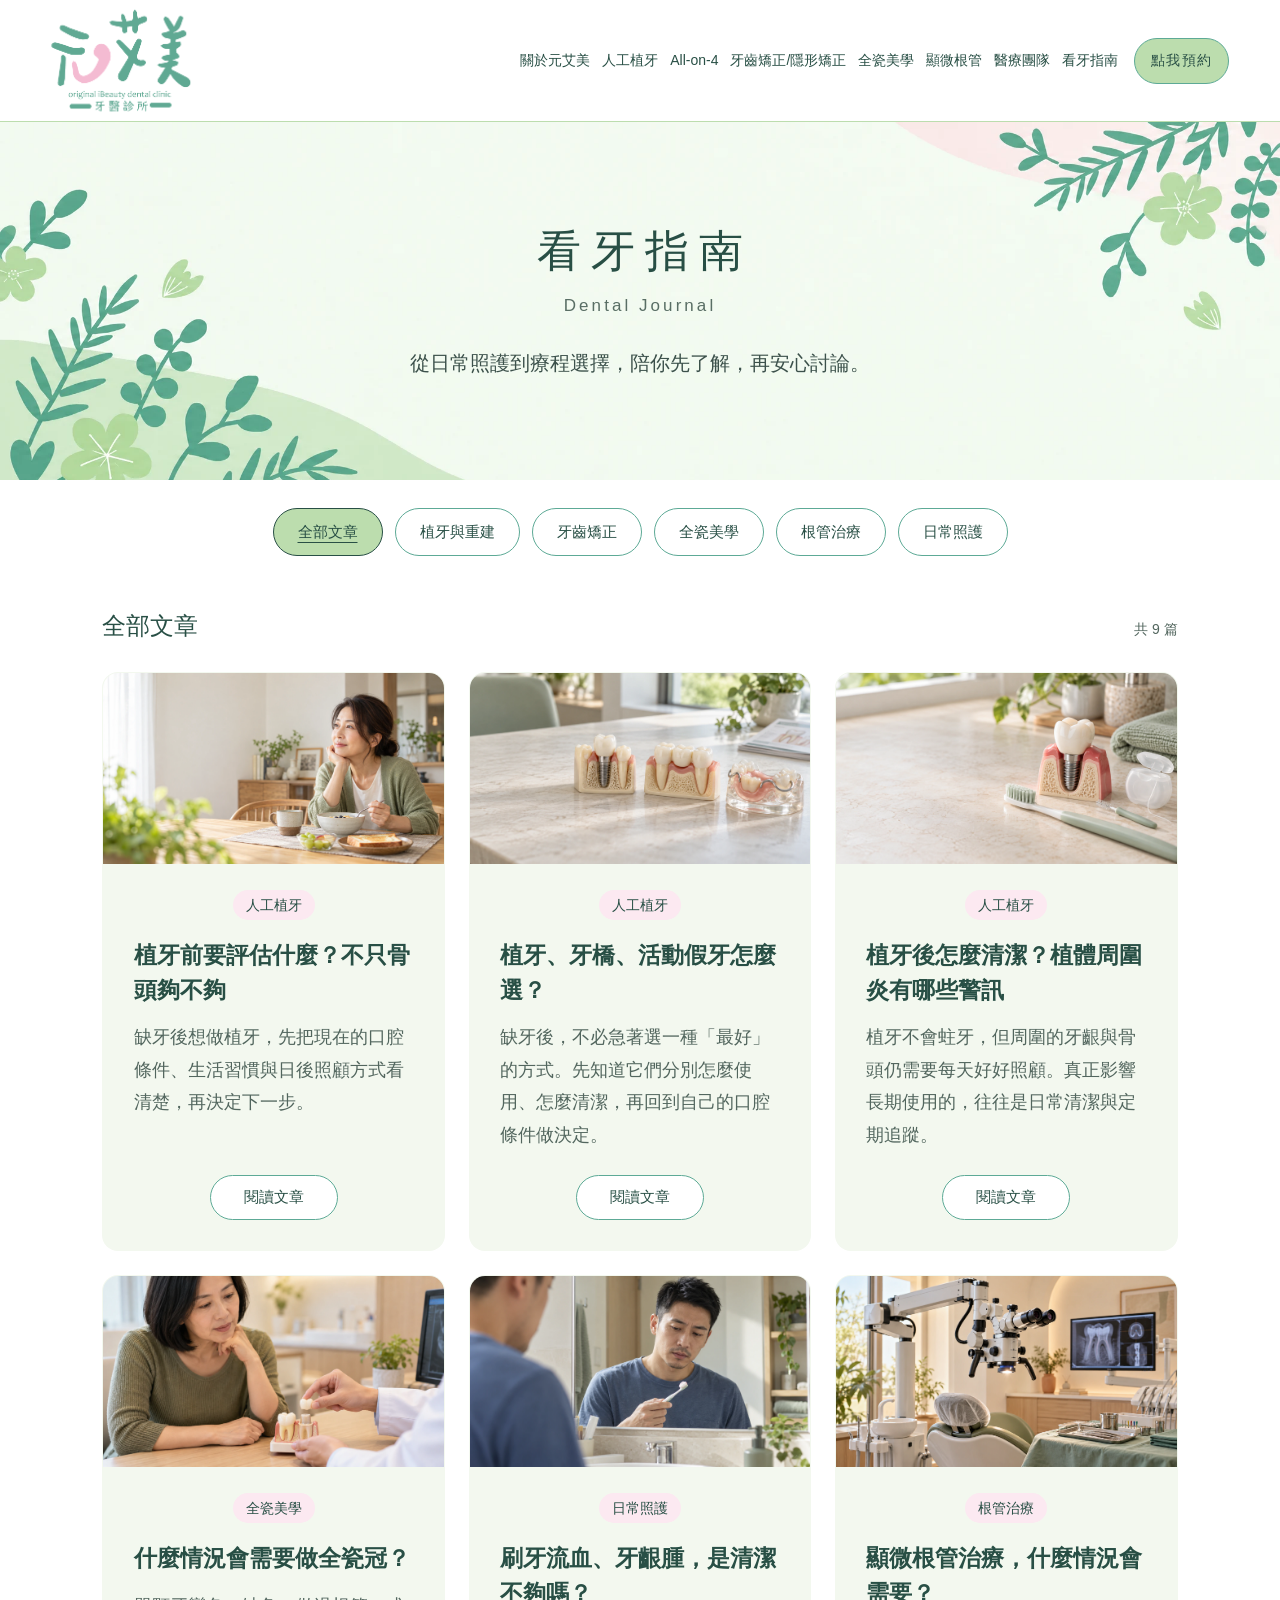
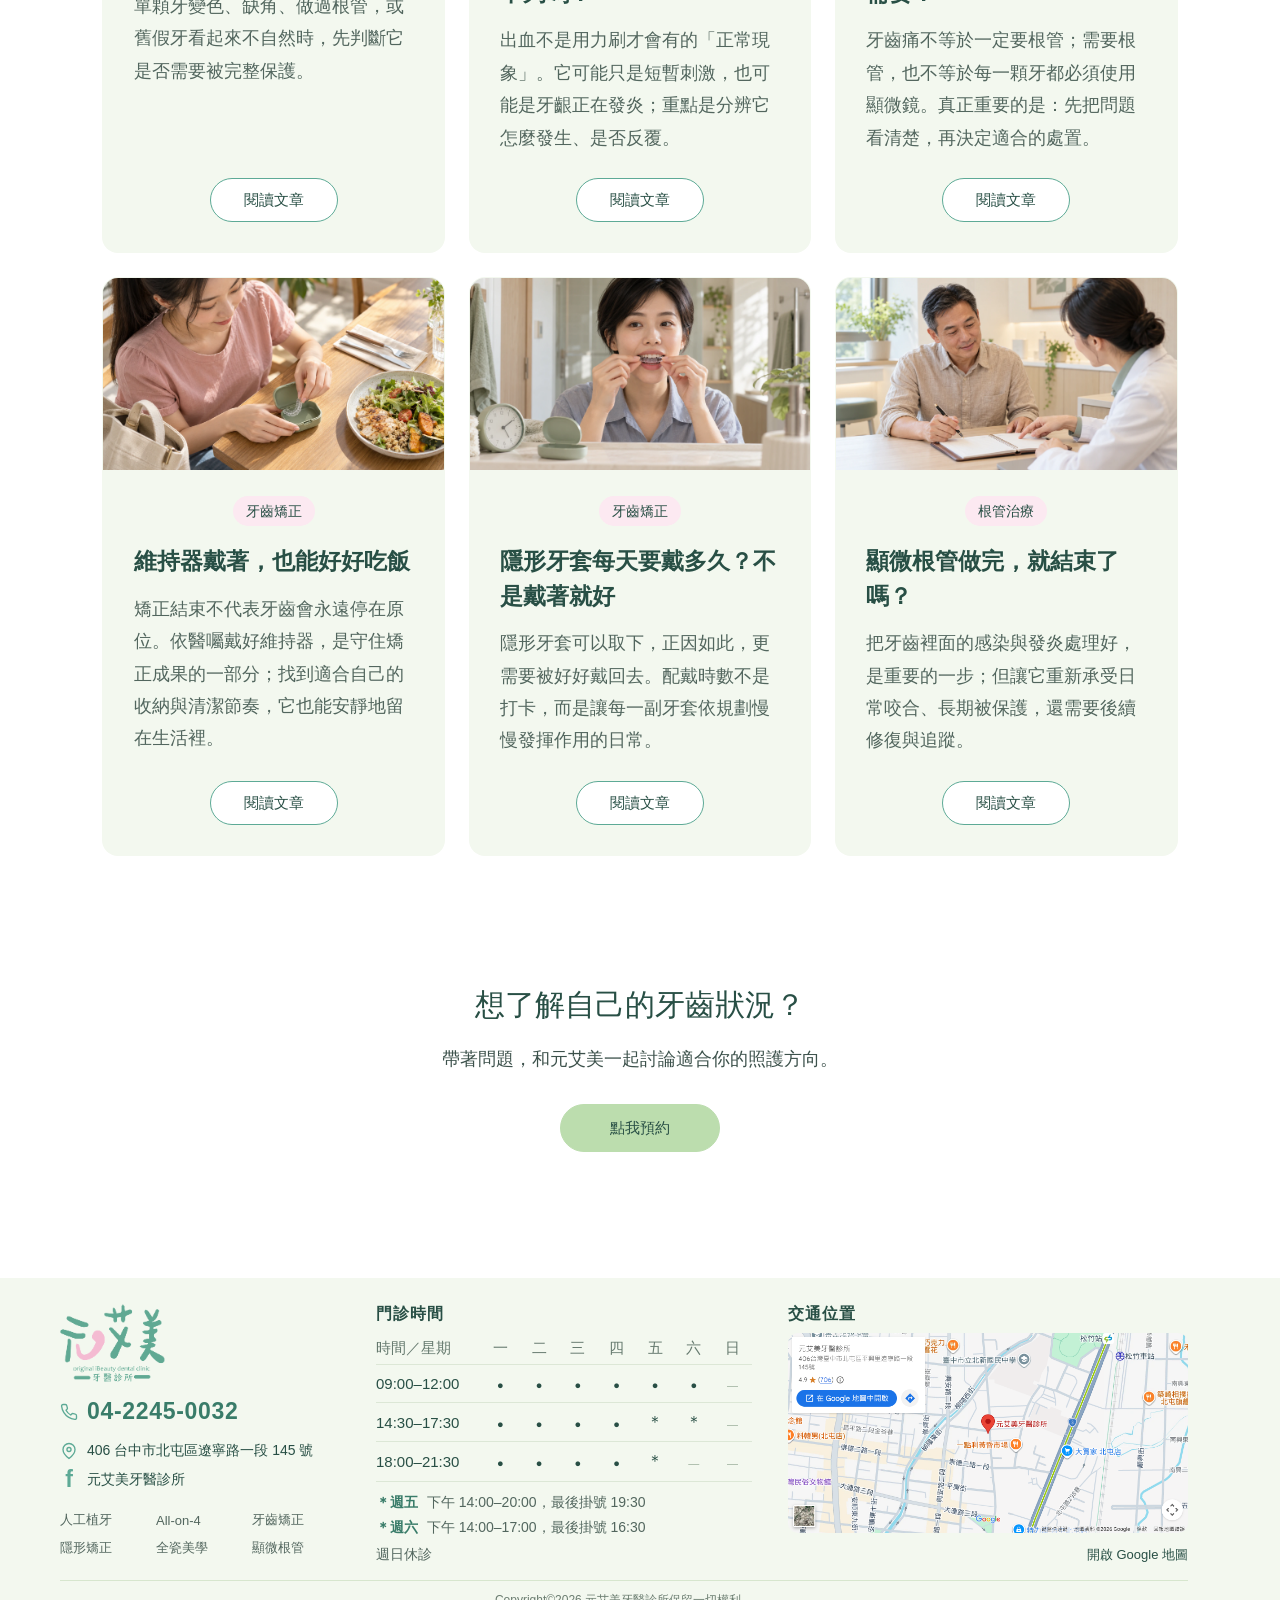
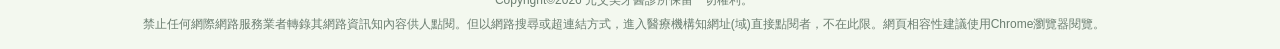
<file: knowledge-preview.html>
<!doctype html>
<html lang="zh-Hant"><head><meta charset="utf-8"><meta name="viewport" content="width=device-width,initial-scale=1"><meta name="robots" content="noindex,nofollow"><title>審稿預覽｜看牙指南｜元艾美｜審稿預覽</title>
<link rel="stylesheet" href="knowledge-preview.css?v=79a37825ce0f"><link rel="stylesheet" href="header.css?v=f753c201d08e"><link rel="stylesheet" href="clinic-footer.css?v=d8fbaef733c3"><link rel="stylesheet" href="knowledge-buttons.css?v=727f29ca28c6"><link rel="stylesheet" href="knowledge-article.css?v=6a0d95a34e87">
<script src="header.js?v=2a80ebb98cba" defer></script><script src="clinic-footer.js?v=cc24c32632aa" defer></script><script src="knowledge-article-01.js?v=12b2a9aa5d5b" defer></script><script src="knowledge-articles.js?v=c49ef7f53922" defer></script><script src="knowledge-preview.js?v=b9bba6173ed8" defer></script><link rel="stylesheet" href="ux-motion.css?v=338545296c63"><link rel="stylesheet" href="treatment-floating-actions.css?v=bd30b52ec2ed"><link rel="stylesheet" href="knowledge-system.css?v=d3c7f2cf207f"><link rel="stylesheet" href="responsive-refinement.css?v=e0b9593ede8f"><link rel="stylesheet" href="image-notices.css?v=35aa461f251e"><link rel="stylesheet" href="mobile-priority.css?v=f9d308cac7d7"></head>
<body class="knowledge-page" id="top">
<header class="nav site-header">
  <a class="site-header-logo" href="index.html" aria-label="元艾美牙醫診所首頁"><img src="yuan-aimei-v2-assets/clinic-wordmark.svg" alt="元艾美牙醫診所"></a>
  <button class="header-menu-toggle" type="button" aria-controls="primary-navigation" aria-expanded="false" aria-label="開啟選單"><svg viewBox="0 0 24 24" fill="none" stroke="currentColor" stroke-width="1.8" stroke-linecap="round" aria-hidden="true"><path d="M4 6h16M4 12h16M4 18h16"/></svg></button>
  <nav class="navlinks site-header-links" id="primary-navigation" aria-label="主要導覽">
    <a href="index.html">關於元艾美</a>
    <a class="header-treatment" href="implant.html">人工植牙</a>
    <a class="header-treatment" href="all-on-4.html">All-on-4</a>
    <a class="header-treatment" href="orthodontics.html">牙齒矯正/隱形矯正</a>
    <a class="header-treatment" href="ceramic-dsd.html">全瓷美學</a>
    <a class="header-treatment" href="microscopic-endodontics.html">顯微根管</a>
    <a href="team.html">醫療團隊</a>
    <a href="#list" aria-current="page">看牙指南</a>
  </nav>
  <a class="book header-book" href="https://page.line.me/307baiqp" target="_blank" rel="noopener noreferrer" aria-label="點我預約，透過 LINE 預約看診（另開視窗）">點我預約</a>
</header>
<main id="journal-main">      <section id="list-view" aria-label="文章總覽">

        <header class="journal-hero">
  <picture class="journal-hero-art" aria-hidden="true"><source media="(max-width:600px)" srcset="yuan-aimei-v2-assets/team-banner-mobile-v2.webp"><img src="yuan-aimei-v2-assets/team-banner-desktop-v2.webp" alt="" width="2138" height="736" fetchpriority="high"></picture>
  <div class="journal-container"><h1>看牙指南</h1><p class="english" lang="en">Dental Journal</p><p class="lead">從日常照護到療程選擇，<span>陪你先了解，再安心討論。</span></p></div>
</header><div class="journal-container list-content">
        <div class="filters" aria-label="依主題篩選文章"><button class="journal-button" type="button" data-category="全部" aria-pressed="true">全部文章</button><button class="journal-button" type="button" data-category="植牙與重建" aria-pressed="false">植牙與重建</button><button class="journal-button" type="button" data-category="牙齒矯正" aria-pressed="false">牙齒矯正</button><button class="journal-button" type="button" data-category="全瓷美學" aria-pressed="false">全瓷美學</button><button class="journal-button" type="button" data-category="根管治療" aria-pressed="false">根管治療</button><button class="journal-button" type="button" data-category="日常照護" aria-pressed="false">日常照護</button></div>
        <div class="list-head"><h3 id="list-title" tabindex="-1">全部文章</h3><span id="result-count" aria-live="polite"></span></div>
        <div class="cards" id="cards"></div>
        <nav class="pagination" id="pagination" aria-label="文章分頁" hidden></nav><p class="page-status" id="page-status" hidden></p>
        <section class="consult"><h3>想了解自己的牙齒狀況？</h3><p>帶著問題，和元艾美一起討論適合你的照護方向。</p><a class="journal-button" href="https://page.line.me/307baiqp" target="_blank" rel="noopener noreferrer" aria-label="點我預約，透過 LINE 預約看診（另開視窗）">點我預約</a></section>
      </div></section>
      <article id="article-view" class="journal-container article-page" aria-label="看牙指南文章" hidden>
        <header class="hero">
          <span class="tag" id="article-tag">人工植牙</span>
          <h1 class="article-title" id="article-title" tabindex="-1"></h1>
        </header>
        <figure class="article-cover">
          <img id="article-cover-image" src="yuan-aimei-v2-assets/implant-hero-web-20261029.webp" alt="人工植牙模型情境示意圖" width="1600" height="900">
        </figure>
        <div class="article-layout">
          <div class="article-summary">
            <p id="article-summary"></p>
            <p>閱讀文章時，可以先記下與自己有關的疑問。<strong>把在意的事說清楚</strong>，讓下一次看診的討論更有方向。</p>
          </div>
          <details class="toc">
            <summary>文章目錄<span class="toc-state">展開</span></summary>
            <nav aria-label="文章段落"><a href="#article-0?section=1">先理解問題</a><a href="#article-0?section=2">整理討論重點</a><a href="#article-0?section=3">看診前的準備</a></nav>
          </details>
          <div class="article-body">
            <section class="article-section" id="section-1">
              <h2>先理解問題</h2>
              <div class="article-panel article-panel--green">
                <p>每個人的在意與需求都不同。先整理<strong>目前的困擾、想了解的方向</strong>，讓看診時的討論更有重點。</p>
                <p>可以從生活中的情境開始記錄：什麼時候會注意到這件事？哪些部分最想進一步了解？用自己的話描述，就能作為討論的起點。</p>
              </div>
            </section>
            <section class="article-section" id="section-2">
              <h2>整理討論重點</h2>
              <p>把不清楚的地方記下來，和醫師逐項討論。了解說明後，也可以再確認有哪些需要配合的事項。</p>
              <p>先把問題分成三個方向，會更容易找到自己想問的重點：</p>
              <ul class="article-checklist">
                <li><strong>目前的困擾：</strong>最想改善的是什麼？記下日常遇到的情況。</li>
                <li><strong>想了解的方向：</strong>有哪些說明還不清楚？把想詢問的問題列出來。</li>
                <li><strong>自己的期待：</strong>有哪些在意的事？讓醫師更了解你的需求。</li>
              </ul>
            </section>
            <section class="article-section" id="section-3">
              <h2>看診前的準備</h2>
              <div class="article-panel article-panel--pink">
                <p>將想詢問的問題整理成清單，記下自己最在意的事，帶到診間一起討論。</p>
                <p>不必一次整理得很完整。先從<strong>最想了解的一個問題</strong>開始，討論時再補充細節；遇到不清楚的說明，也可以請醫師進一步解釋。</p>
              </div>
            </section>
            <div class="treatment-entry"><a id="treatment-link" href="implant.html">了解人工植牙療程</a></div>
          </div>
        </div>
        <section class="consult article-booking" aria-labelledby="article-booking-intro">
          <p class="article-booking-intro" id="article-booking-intro">想了解更多<strong id="article-booking-topic">缺牙重建</strong>相關問題？<span>歡迎預約元艾美牙醫診所</span></p>
          <p class="article-booking-phone">來電預約：<a href="tel:+886422450032" aria-label="致電元艾美牙醫診所，04-2245-0032">04-2245-0032</a></p>
          <a class="journal-button" href="https://page.line.me/307baiqp" target="_blank" rel="noopener noreferrer" aria-label="透過 LINE 預約元艾美牙醫診所（另開視窗）">LINE 預約</a>
        </section>
        <section class="related" aria-labelledby="related-heading"><h2 id="related-heading">延伸閱讀</h2><div class="related-links" id="related-links"></div></section>
        <div class="return-list"><a class="journal-button back-list" href="#list">返回文章總覽</a></div>
<div class="treatment-floating-actions" role="group" aria-label="快捷功能">
  <button class="treatment-floating-action" type="button" data-scroll-top aria-label="回到頁面頂端" title="回到頂端"><svg viewBox="0 0 32 32" fill="none" aria-hidden="true"><path d="m7 20 9-9 9 9" stroke="currentColor" stroke-width="5" stroke-linejoin="miter"/></svg></button>
  <a class="treatment-floating-action" href="tel:+886422450032" aria-label="致電元艾美牙醫診所，04-2245-0032" title="電話聯絡：04-2245-0032"><svg viewBox="0 0 24 24" fill="currentColor" aria-hidden="true"><path d="M6.62 10.79a15.053 15.053 0 0 0 6.59 6.59l2.2-2.2a.996.996 0 0 1 1.02-.24c1.12.37 2.33.57 3.57.57.55 0 1 .45 1 1V20c0 .55-.45 1-1 1C10.61 21 3 13.39 3 4c0-.55.45-1 1-1h3.5c.55 0 1 .45 1 1 0 1.25.2 2.45.57 3.57.11.35.03.74-.25 1.02z"/></svg></a>
  <a class="treatment-floating-action treatment-floating-action--line" href="https://page.line.me/307baiqp" target="_blank" rel="noopener noreferrer" aria-label="透過 LINE 聯絡元艾美牙醫診所（另開視窗）" title="LINE 預約與諮詢"><svg aria-hidden="true" focusable="false" xmlns="http://www.w3.org/2000/svg" viewBox="64 76 384 368"><!--! Font Awesome Free 7.3.1 by @fontawesome - https://fontawesome.com License - https://fontawesome.com/license/free (Icons: CC BY 4.0, Fonts: SIL OFL 1.1, Code: MIT License) Copyright 2026 Fonticons, Inc. --><!-- Adapted: removed outer square; retained speech bubble and lettering. --><path fill="currentColor" fill-rule="evenodd" d="M311 196.8l0 81.3c0 2.1-1.6 3.7-3.7 3.7l-13 0c-1.3 0-2.4-.7-3-1.5L254 230 254 278.2c0 2.1-1.6 3.7-3.7 3.7l-13 0c-2.1 0-3.7-1.6-3.7-3.7l0-81.3c0-2.1 1.6-3.7 3.7-3.7l12.9 0c1.1 0 2.4 .6 3 1.6l37.3 50.3 0-48.2c0-2.1 1.6-3.7 3.7-3.7l13 0c2.1-.1 3.8 1.6 3.8 3.5l0 .1zm-93.7-3.7l-13 0c-2.1 0-3.7 1.6-3.7 3.7l0 81.3c0 2.1 1.6 3.7 3.7 3.7l13 0c2.1 0 3.7-1.6 3.7-3.7l0-81.3c0-1.9-1.6-3.7-3.7-3.7zm-31.4 68.1l-35.6 0 0-64.4c0-2.1-1.6-3.7-3.7-3.7l-13 0c-2.1 0-3.7 1.6-3.7 3.7l0 81.3c0 1 .3 1.8 1 2.5 .7 .6 1.5 1 2.5 1l52.2 0c2.1 0 3.7-1.6 3.7-3.7l0-13c0-1.9-1.6-3.7-3.5-3.7l.1 0zm193.7-68.1l-52.3 0c-1.9 0-3.7 1.6-3.7 3.7l0 81.3c0 1.9 1.6 3.7 3.7 3.7l52.2 0c2.1 0 3.7-1.6 3.7-3.7l0-13.1c0-2.1-1.6-3.7-3.7-3.7l-35.5 0 0-13.6 35.5 0c2.1 0 3.7-1.6 3.7-3.7l0-13.1c0-2.1-1.6-3.7-3.7-3.7l-35.5 0 0-13.7 35.5 0c2.1 0 3.7-1.6 3.7-3.7l0-13c-.1-1.9-1.7-3.7-3.7-3.7l.1 0zM441.6 233.5c0-83.4-83.7-151.3-186.4-151.3S68.8 150.1 68.8 233.5c0 74.7 66.3 137.4 155.9 149.3 21.8 4.7 19.3 12.7 14.4 42.1-.8 4.7-3.8 18.4 16.1 10.1s107.3-63.2 146.5-108.2c27-29.7 39.9-59.8 39.9-93.1l0-.2z"/></svg>
</a>
</div>
      </article>
</main>
<footer id="clinic-footer" data-footer-version="approved-v5" aria-label="元艾美牙醫診所頁尾"><div class="cf-clinic-footer-inner">
<div class="cf-footer-main"><section aria-label="診所資訊"><div class="cf-footer-clinic-identity" id="contact"><img class="cf-contact-logo" src="yuan-aimei-v2-assets/clinic-wordmark.svg" alt="元艾美牙醫診所"><div class="cf-clinic-contact-links" aria-labelledby="contact-links-heading">
      <h3 class="cf-contact-sr-only" id="contact-links-heading">聯絡我們</h3>
      <a class="cf-clinic-contact-link" href="https://goo.gl/maps/HnQeZLzpzb6wZsRm8" target="_blank" rel="noopener noreferrer"><span class="cf-contact-icon"><svg viewBox="0 0 24 24" fill="none" stroke="currentColor" stroke-width="1.8" stroke-linecap="round" stroke-linejoin="round" aria-hidden="true"><path d="M20 10c0 6-8 12-8 12S4 16 4 10a8 8 0 1 1 16 0z"/><circle cx="12" cy="10" r="2.7"/></svg></span><span><small>地址</small><span><span class="cf-address-part">406 台中市北屯區</span><span class="cf-address-part">遼寧路一段 145 號</span></span></span></a>
      <a class="cf-clinic-contact-link cf-clinic-phone" href="tel:+886422450032"><span class="cf-contact-icon"><svg viewBox="0 0 24 24" fill="none" stroke="currentColor" stroke-width="1.8" stroke-linecap="round" stroke-linejoin="round" aria-hidden="true"><path d="M22 16.9v3a2 2 0 0 1-2.2 2 19.8 19.8 0 0 1-8.6-3.1 19.5 19.5 0 0 1-6-6A19.8 19.8 0 0 1 2.1 4.2 2 2 0 0 1 4.1 2h3a2 2 0 0 1 2 1.7c.1.9.4 1.8.7 2.6a2 2 0 0 1-.5 2.1L8 9.7a16 16 0 0 0 6.3 6.3l1.3-1.3a2 2 0 0 1 2.1-.5c.8.3 1.7.6 2.6.7a2 2 0 0 1 1.7 2z"/></svg></span><span><small>電話</small><span>04-2245-0032</span></span></a>
      <a class="cf-clinic-contact-link" href="https://www.facebook.com/ibeauty347/" target="_blank" rel="noopener noreferrer"><span class="cf-contact-icon cf-contact-facebook" aria-hidden="true">f</span><span><small>Facebook</small><span>元艾美牙醫診所</span></span></a>
    </div></div><details class="cf-footer-treatment-nav" open><summary>診療項目</summary><nav aria-label="診療項目"><ul><li><a href="implant.html"><span class="cf-contact-nav-label">人工植牙</span></a></li><li><a href="all-on-4.html"><span class="cf-contact-nav-label">All-on-4</span></a></li><li><a href="orthodontics.html"><span class="cf-contact-nav-label">牙齒矯正</span></a></li><li><a href="orthodontics.html#invisalign"><span class="cf-contact-nav-label">隱形矯正</span></a></li><li><a href="ceramic-dsd.html"><span class="cf-contact-nav-label">全瓷美學</span></a></li><li><a href="microscopic-endodontics.html"><span class="cf-contact-nav-label">顯微根管</span></a></li></ul></nav></details></section><div class="cf-clinic-hours" id="clinic-hours" aria-labelledby="hours-heading">
      <h3 id="hours-heading">門診時間</h3>
      <table class="cf-hours-table" aria-label="每週門診時間" aria-describedby="hours-note"><thead><tr><th scope="col">時間／星期</th><th scope="col">一</th><th scope="col">二</th><th scope="col">三</th><th scope="col">四</th><th scope="col">五</th><th scope="col">六</th><th scope="col">日</th></tr></thead><tbody><tr><th scope="row">09:00–12:00</th><td><span aria-label="看診">●</span></td><td><span aria-label="看診">●</span></td><td><span aria-label="看診">●</span></td><td><span aria-label="看診">●</span></td><td><span aria-label="看診">●</span></td><td><span aria-label="看診">●</span></td><td class="cf-hours-closed"><span aria-label="休診">—</span></td></tr><tr><th scope="row">14:30–17:30</th><td><span aria-label="看診">●</span></td><td><span aria-label="看診">●</span></td><td><span aria-label="看診">●</span></td><td><span aria-label="看診">●</span></td><td><span class="cf-hours-special" aria-label="依下方特殊時段看診">＊</span></td><td><span class="cf-hours-special" aria-label="依下方特殊時段看診">＊</span></td><td class="cf-hours-closed"><span aria-label="休診">—</span></td></tr><tr><th scope="row">18:00–21:30</th><td><span aria-label="看診">●</span></td><td><span aria-label="看診">●</span></td><td><span aria-label="看診">●</span></td><td><span aria-label="看診">●</span></td><td><span class="cf-hours-special" aria-label="依下方特殊時段看診">＊</span></td><td class="cf-hours-closed"><span aria-label="休診">—</span></td><td class="cf-hours-closed"><span aria-label="休診">—</span></td></tr></tbody></table>
      <div class="cf-hours-notes" id="hours-note"><p><strong>＊週五</strong><span class="cf-hours-session"> 下午 </span><span class="cf-hours-period">14:00–20:00</span><span class="cf-hours-separator">，</span><span class="cf-hours-registration">最後掛號 19:30</span></p><p><strong>＊週六</strong><span class="cf-hours-session"> 下午 </span><span class="cf-hours-period">14:00–17:00</span><span class="cf-hours-separator">，</span><span class="cf-hours-registration">最後掛號 16:30</span></p><p class="cf-hours-sunday">週日休診</p></div>
    </div><section class="cf-footer-location"><h3>交通位置</h3><figure class="cf-clinic-map">
    <a class="cf-clinic-map-image" href="https://goo.gl/maps/HnQeZLzpzb6wZsRm8" target="_blank" rel="noopener noreferrer" aria-label="在 Google 地圖開啟元艾美牙醫診所位置（另開視窗）"><picture><source media="(max-width: 767px)" srcset="yuan-aimei-v2-assets/clinic-google-map-wide-mobile.png" width="780" height="390"><img src="yuan-aimei-v2-assets/clinic-google-map-wide-desktop-web-20261029.webp" alt="元艾美牙醫診所 Google 地圖截圖，位於台中市北屯區遼寧路一段 145 號" width="1520" height="760" loading="eager"></picture></a>
    <figcaption><a href="https://goo.gl/maps/HnQeZLzpzb6wZsRm8" target="_blank" rel="noopener noreferrer">開啟 Google 地圖</a></figcaption>
    </figure></section></div>
<div class="cf-clinic-legal-footer"><p class="cf-clinic-copyright">Copyright©2026 元艾美牙醫診所保留一切權利。</p><details class="cf-legal-details" open><summary>網站聲明</summary><p class="cf-clinic-legal-notice">禁止任何網際網路服務業者轉錄其網路資訊知內容供人點閱。但以網路搜尋或超連結方式，進入醫療機構知網址(域)直接點閱者，不在此限。網頁相容性建議使用Chrome瀏覽器閱覽。</p></details></div>
</div></footer>
<script src="ux-motion.js?v=917920388cc9" defer></script><script src="treatment-floating-actions.js?v=7561353b6f7f" defer></script></body></html>
</file>
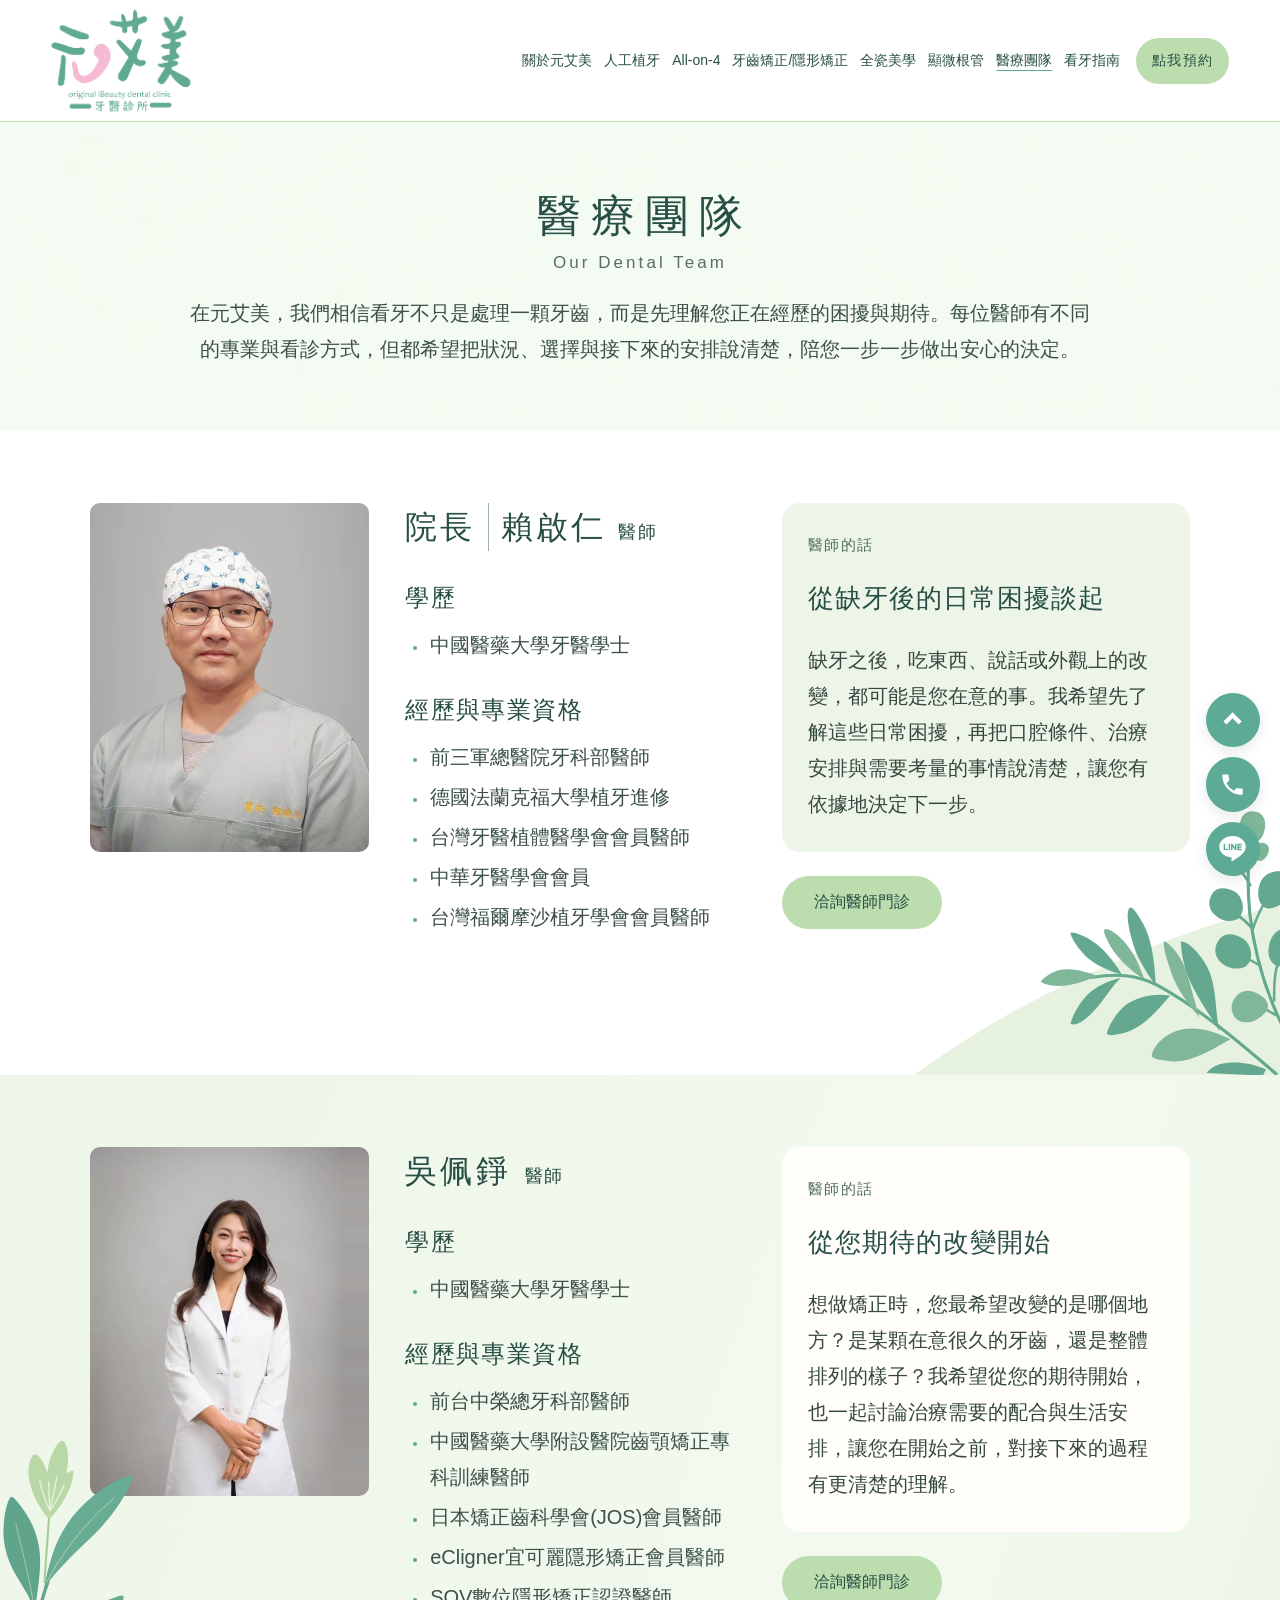
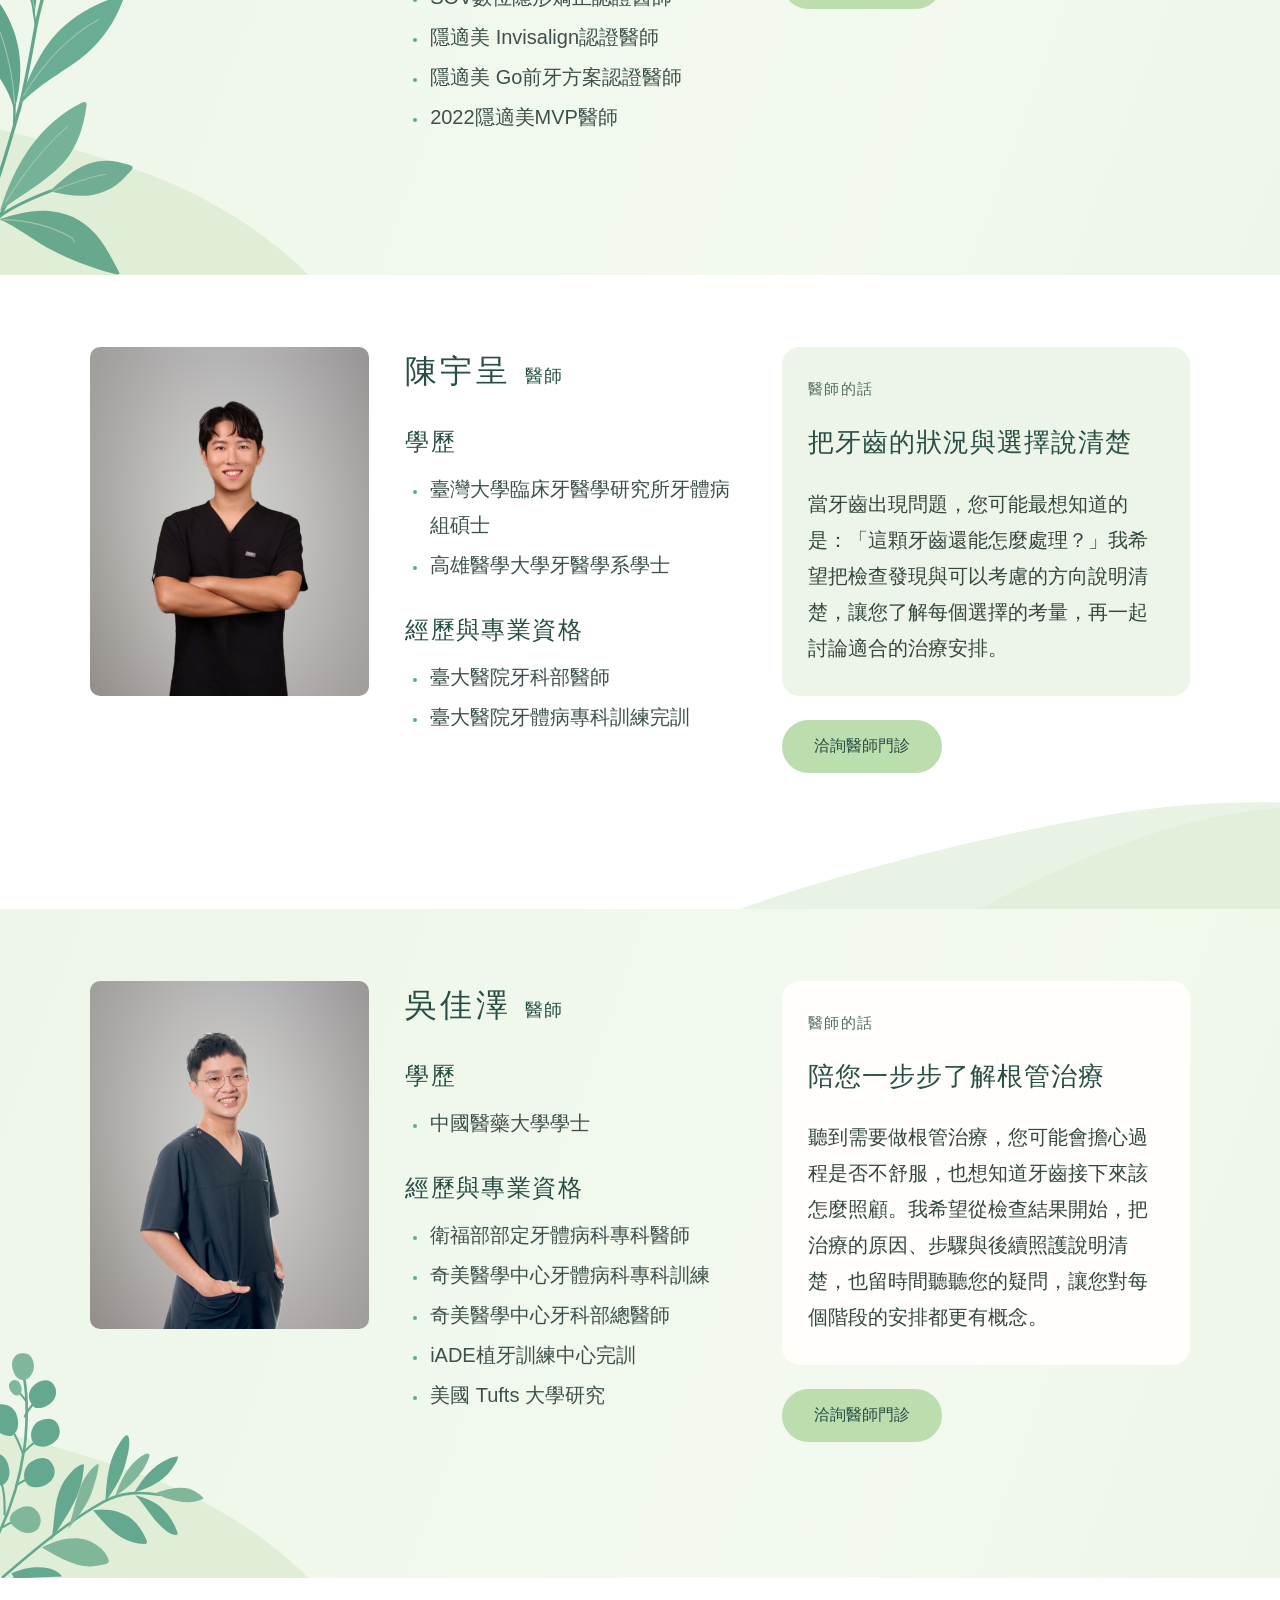
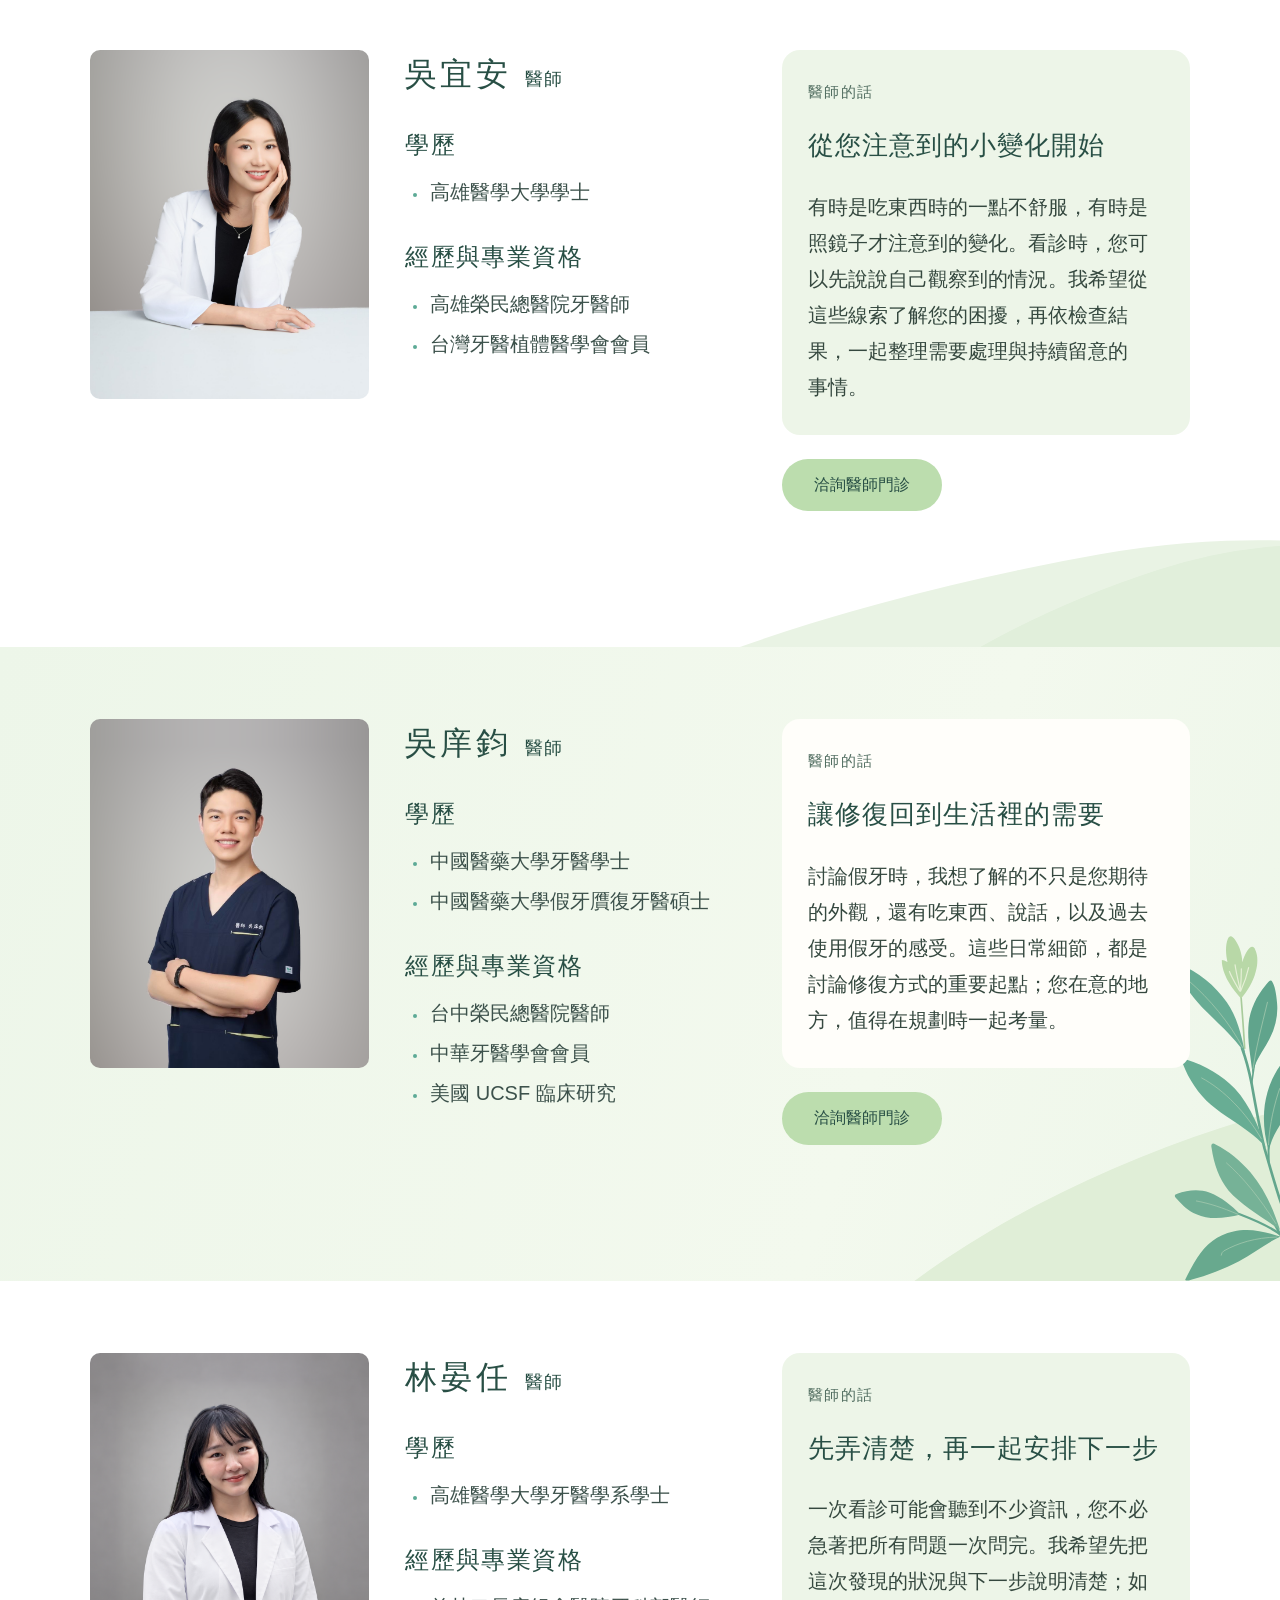
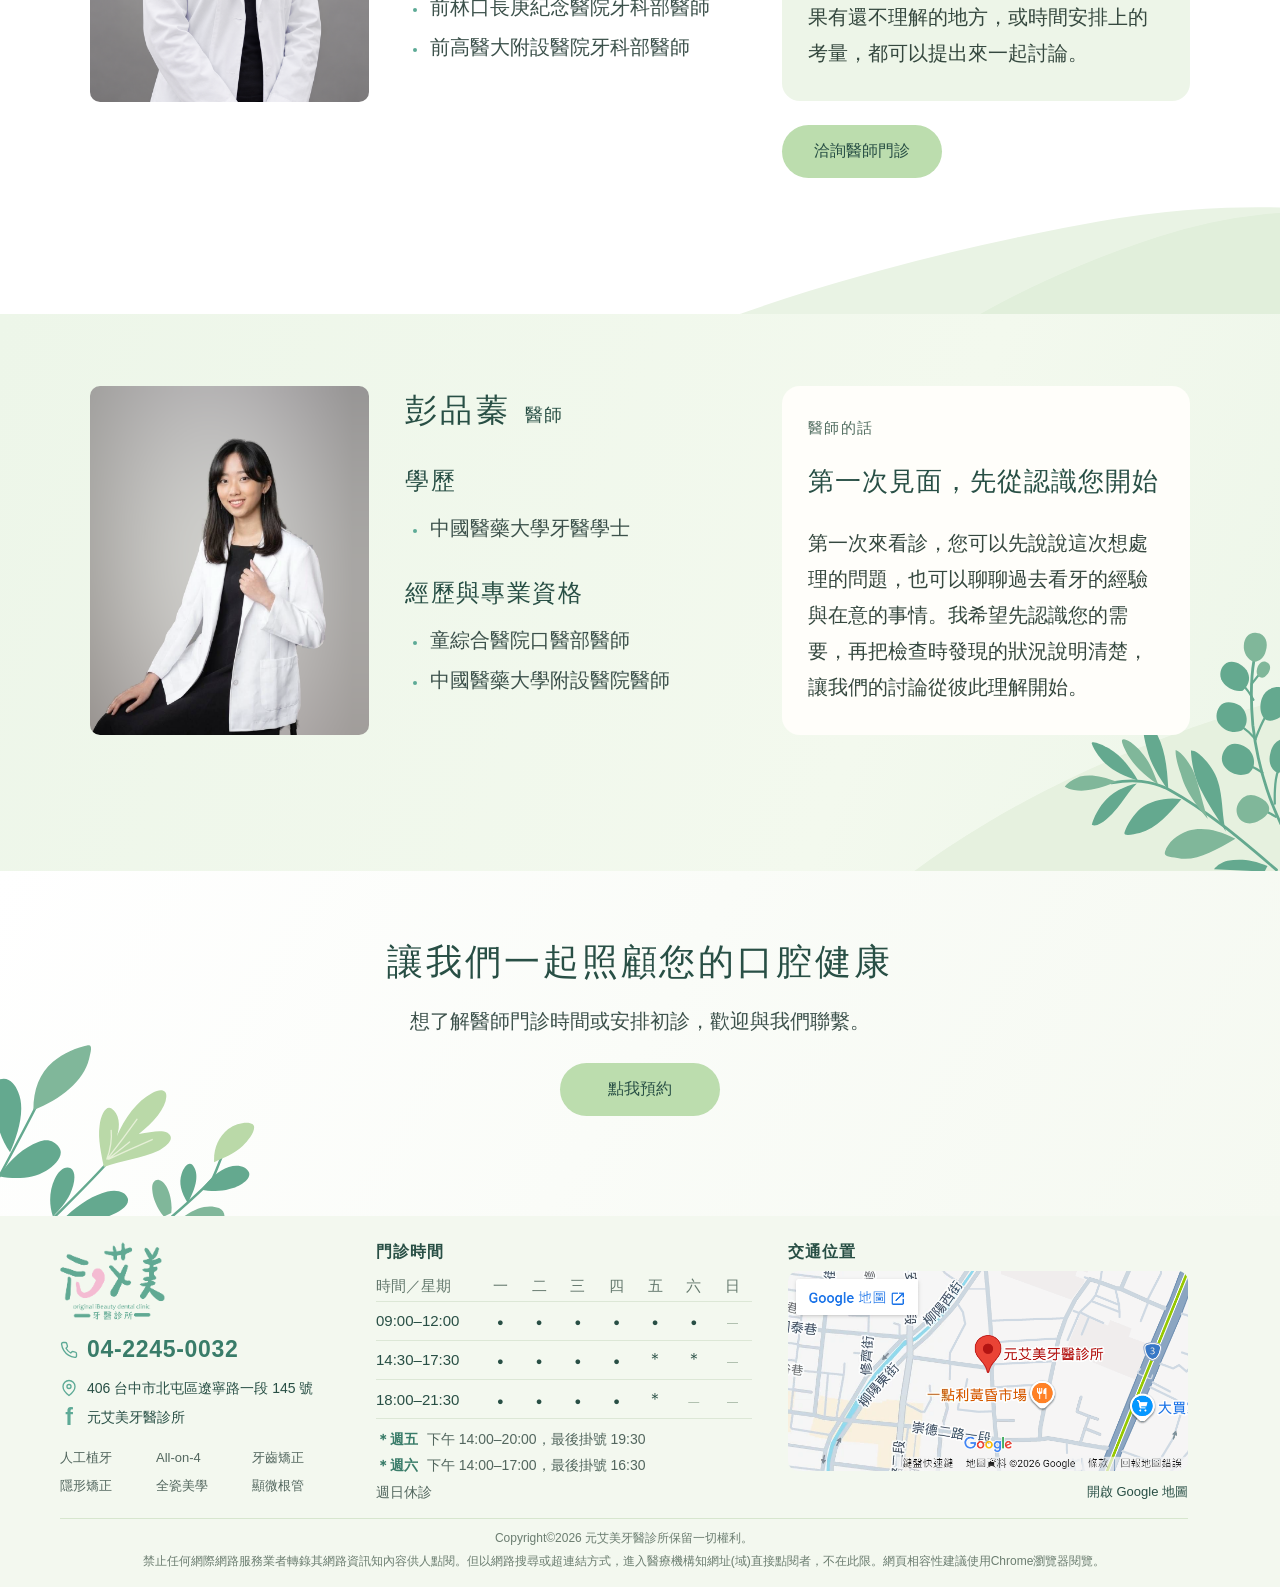
<file: team.html>
<!doctype html>
<html lang="zh-Hant"><head><meta charset="utf-8"><meta name="viewport" content="width=device-width,initial-scale=1">
<meta name="robots" content="noindex,nofollow"><title>審稿預覽｜醫療團隊｜元艾美牙醫</title>
<meta name="description" content="認識元艾美牙醫醫療團隊，查看賴啟仁院長與各位醫師的學經歷。">
<link rel="stylesheet" href="brand.css?v=d792933b0c07"><link rel="stylesheet" href="header.css?v=f753c201d08e">
<link rel="stylesheet" href="treatment-typography.css?v=fd31b4372451">
<link rel="stylesheet" href="clinic-footer.css?v=d8fbaef733c3">
<link rel="stylesheet" href="treatment-floating-actions.css?v=bd30b52ec2ed">
<link rel="stylesheet" href="team.css?v=8f99781096c3"><link rel="stylesheet" href="ux-motion.css?v=338545296c63"><link rel="stylesheet" href="team-flat-plants.css?v=a5eb6686fd05"><link rel="stylesheet" href="responsive-refinement.css?v=e0b9593ede8f"><link rel="stylesheet" href="image-notices.css?v=35aa461f251e"><link rel="stylesheet" href="mobile-priority.css?v=f9d308cac7d7"></head>
<body class="treatment-page team-page" id="top">
<a class="team-skip" href="#team-main">跳至醫療團隊</a>
<header class="nav site-header">
  <a class="site-header-logo" href="index.html" aria-label="元艾美牙醫診所首頁"><img src="yuan-aimei-v2-assets/clinic-wordmark.svg" alt="元艾美牙醫診所"></a>
  <button class="header-menu-toggle" type="button" aria-controls="primary-navigation" aria-expanded="false" aria-label="開啟選單"><svg viewBox="0 0 24 24" fill="none" stroke="currentColor" stroke-width="1.8" stroke-linecap="round" aria-hidden="true"><path d="M4 6h16M4 12h16M4 18h16"/></svg></button>
  <nav class="navlinks site-header-links" id="primary-navigation" aria-label="主要導覽">
    <a href="index.html">關於元艾美</a>
    <a class="header-treatment" href="implant.html">人工植牙</a>
    <a class="header-treatment" href="all-on-4.html">All-on-4</a>
    <a class="header-treatment" href="orthodontics.html">牙齒矯正/隱形矯正</a>
    <a class="header-treatment" href="ceramic-dsd.html">全瓷美學</a>
    <a class="header-treatment" href="microscopic-endodontics.html">顯微根管</a>
    <a href="team.html" aria-current="page">醫療團隊</a>
    <a href="knowledge-preview.html#list">看牙指南</a>
  </nav>
  <a class="book header-book" href="https://page.line.me/307baiqp" target="_blank" rel="noopener noreferrer" aria-label="點我預約，透過 LINE 預約看診（另開視窗）">點我預約</a>
</header>
<main id="team-main">
  <section class="team-intro" aria-labelledby="team-title">
    <picture class="team-intro-art" aria-hidden="true">
      <source media="(max-width: 600px)" srcset="yuan-aimei-v2-assets/team-banner-mobile-v2.webp">
      <img src="yuan-aimei-v2-assets/team-banner-desktop-v2.webp" alt="" width="2138" height="736" fetchpriority="high">
    </picture>
    <div class="team-container">
      <div class="team-title"><h1 id="team-title">醫療團隊</h1><p lang="en">Our Dental Team</p></div>
      <p class="team-lead">在元艾美，我們相信看牙不只是處理一顆牙齒，而是先理解您正在經歷的困擾與期待。每位醫師有不同的專業與看診方式，但都希望把狀況、選擇與接下來的安排說清楚，陪您一步一步做出安心的決定。</p>
    </div>
  </section>
  <!-- 各醫師皆為獨立 article；增刪與排序請修改 output/design-reference/team-layout-a-v1/doctors.json 後執行產生器。 -->
<article class="doctor-section doctor-section--white reference-corner-right" id="lai-chi-jen" aria-labelledby="lai-chi-jen-name" data-doctor-block>
  <div class="doctor-layout">
    <div class="doctor-identity"><figure class="doctor-portrait">
        <img class="doctor-photo" src="yuan-aimei-v2-assets/doctor-lai-chi-jen-original-gray-v1.webp" alt="賴啟仁醫師形象照" width="960" height="1200" loading="lazy" decoding="async">
      </figure></div>
    <div class="doctor-credentials"><div class="doctor-heading"><h2 class="doctor-heading-director" id="lai-chi-jen-name"><span class="doctor-prefix">院長</span><span class="doctor-name">賴啟仁<span class="doctor-role">醫師</span></span></h2></div>
<section class="doctor-qualifications" aria-labelledby="lai-chi-jen-education"><h3 id="lai-chi-jen-education">學歷</h3><ul><li>中國醫藥大學牙醫學士</li></ul></section>
<section class="doctor-qualifications" aria-labelledby="lai-chi-jen-experience"><h3 id="lai-chi-jen-experience">經歷與專業資格</h3><ul><li>前三軍總醫院牙科部醫師</li><li>德國法蘭克福大學植牙進修</li><li>台灣牙醫植體醫學會會員醫師</li><li>中華牙醫學會會員</li><li>台灣福爾摩沙植牙學會會員醫師</li></ul></section></div>
    <div class="doctor-story"><section class="doctor-message" aria-labelledby="lai-chi-jen-message"><p class="doctor-message-label">醫師的話</p><h3 id="lai-chi-jen-message">從缺牙後的日常困擾談起</h3><p class="doctor-message-copy">缺牙之後，吃東西、說話或外觀上的改變，都可能是您在意的事。我希望先了解這些日常困擾，再把口腔條件、治療安排與需要考量的事情說清楚，讓您有依據地決定下一步。</p></section><a class="doctor-book" href="https://page.line.me/307baiqp" target="_blank" rel="noopener noreferrer" aria-label="點我預約，透過 LINE 洽詢賴啟仁醫師門診（另開視窗）">洽詢醫師門診</a></div>
  </div>
  <img class="doctor-botanical" src="yuan-aimei-v2-assets/team-flat-corner.svg" alt="" aria-hidden="true" loading="lazy">
</article>

<article class="doctor-section doctor-section--sage reference-bud-left" id="wu-pei-cheng" aria-labelledby="wu-pei-cheng-name" data-doctor-block>
  <div class="doctor-layout">
    <div class="doctor-identity"><figure class="doctor-portrait">
        <img class="doctor-photo" src="yuan-aimei-v2-assets/doctor-wu-pei-cheng-natural-frame.png" alt="吳佩錚醫師形象照" width="960" height="1200" loading="lazy" decoding="async">
      </figure></div>
    <div class="doctor-credentials"><div class="doctor-heading"><h2 id="wu-pei-cheng-name">吳佩錚<span>醫師</span></h2></div>
<section class="doctor-qualifications" aria-labelledby="wu-pei-cheng-education"><h3 id="wu-pei-cheng-education">學歷</h3><ul><li>中國醫藥大學牙醫學士</li></ul></section>
<section class="doctor-qualifications" aria-labelledby="wu-pei-cheng-experience"><h3 id="wu-pei-cheng-experience">經歷與專業資格</h3><ul><li>前台中榮總牙科部醫師</li><li>中國醫藥大學附設醫院齒顎矯正專科訓練醫師</li><li>日本矯正齒科學會(JOS)會員醫師</li><li>eCligner宜可麗隱形矯正會員醫師</li><li>SOV數位隱形矯正認證醫師</li><li>隱適美 Invisalign認證醫師</li><li>隱適美 Go前牙方案認證醫師</li><li>2022隱適美MVP醫師</li></ul></section></div>
    <div class="doctor-story"><section class="doctor-message" aria-labelledby="wu-pei-cheng-message"><p class="doctor-message-label">醫師的話</p><h3 id="wu-pei-cheng-message">從您期待的改變開始</h3><p class="doctor-message-copy">想做矯正時，您最希望改變的是哪個地方？是某顆在意很久的牙齒，還是整體排列的樣子？我希望從您的期待開始，也一起討論治療需要的配合與生活安排，讓您在開始之前，對接下來的過程有更清楚的理解。</p></section><a class="doctor-book" href="https://page.line.me/307baiqp" target="_blank" rel="noopener noreferrer" aria-label="點我預約，透過 LINE 洽詢吳佩錚醫師門診（另開視窗）">洽詢醫師門診</a></div>
  </div>
  <img class="doctor-botanical" src="yuan-aimei-v2-assets/team-flat-bud.svg" alt="" aria-hidden="true" loading="lazy">
</article>

<article class="doctor-section doctor-section--white reference-quiet" id="chen-shou-cheng" aria-labelledby="chen-shou-cheng-name" data-doctor-block>
  <div class="doctor-layout">
    <div class="doctor-identity"><figure class="doctor-portrait">
        <img class="doctor-photo" src="yuan-aimei-v2-assets/doctor-chen-shou-cheng-aligned-yi-an-v1.png" alt="陳宇呈醫師形象照" width="960" height="1200" loading="lazy" decoding="async">
      </figure></div>
    <div class="doctor-credentials"><div class="doctor-heading"><h2 id="chen-shou-cheng-name">陳宇呈<span>醫師</span></h2></div>
<section class="doctor-qualifications" aria-labelledby="chen-shou-cheng-education"><h3 id="chen-shou-cheng-education">學歷</h3><ul><li>臺灣大學臨床牙醫學研究所牙體病組碩士</li><li>高雄醫學大學牙醫學系學士</li></ul></section>
<section class="doctor-qualifications" aria-labelledby="chen-shou-cheng-experience"><h3 id="chen-shou-cheng-experience">經歷與專業資格</h3><ul><li>臺大醫院牙科部醫師</li><li>臺大醫院牙體病專科訓練完訓</li></ul></section></div>
    <div class="doctor-story"><section class="doctor-message" aria-labelledby="chen-shou-cheng-message"><p class="doctor-message-label">醫師的話</p><h3 id="chen-shou-cheng-message">把牙齒的狀況與選擇說清楚</h3><p class="doctor-message-copy">當牙齒出現問題，您可能最想知道的是：「這顆牙齒還能怎麼處理？」我希望把檢查發現與可以考慮的方向說明清楚，讓您了解每個選擇的考量，再一起討論適合的治療安排。</p></section><a class="doctor-book" href="https://page.line.me/307baiqp" target="_blank" rel="noopener noreferrer" aria-label="點我預約，透過 LINE 洽詢陳宇呈醫師門診（另開視窗）">洽詢醫師門診</a></div>
  </div>

</article>

<article class="doctor-section doctor-section--sage reference-corner-left" id="wu-chia-tse" aria-labelledby="wu-chia-tse-name" data-doctor-block>
  <div class="doctor-layout">
    <div class="doctor-identity"><figure class="doctor-portrait">
        <img class="doctor-photo" src="yuan-aimei-v2-assets/doctor-wu-chia-tse-aligned-yi-an-v1-web-20261029.webp" alt="吳佳澤醫師形象照" width="960" height="1200" loading="lazy" decoding="async">
      </figure></div>
    <div class="doctor-credentials"><div class="doctor-heading"><h2 id="wu-chia-tse-name">吳佳澤<span>醫師</span></h2></div>
<section class="doctor-qualifications" aria-labelledby="wu-chia-tse-education"><h3 id="wu-chia-tse-education">學歷</h3><ul><li>中國醫藥大學學士</li></ul></section>
<section class="doctor-qualifications" aria-labelledby="wu-chia-tse-experience"><h3 id="wu-chia-tse-experience">經歷與專業資格</h3><ul><li>衛福部部定牙體病科專科醫師</li><li>奇美醫學中心牙體病科專科訓練</li><li>奇美醫學中心牙科部總醫師</li><li>iADE植牙訓練中心完訓</li><li>美國 Tufts 大學研究</li></ul></section></div>
    <div class="doctor-story"><section class="doctor-message" aria-labelledby="wu-chia-tse-message"><p class="doctor-message-label">醫師的話</p><h3 id="wu-chia-tse-message">陪您一步步了解根管治療</h3><p class="doctor-message-copy">聽到需要做根管治療，您可能會擔心過程是否不舒服，也想知道牙齒接下來該怎麼照顧。我希望從檢查結果開始，把治療的原因、步驟與後續照護說明清楚，也留時間聽聽您的疑問，讓您對每個階段的安排都更有概念。</p></section><a class="doctor-book" href="https://page.line.me/307baiqp" target="_blank" rel="noopener noreferrer" aria-label="點我預約，透過 LINE 洽詢吳佳澤醫師門診（另開視窗）">洽詢醫師門診</a></div>
  </div>
  <img class="doctor-botanical" src="yuan-aimei-v2-assets/team-flat-corner.svg" alt="" aria-hidden="true" loading="lazy">
</article>

<article class="doctor-section doctor-section--white reference-quiet" id="wu-yi-an" aria-labelledby="wu-yi-an-name" data-doctor-block>
  <div class="doctor-layout">
    <div class="doctor-identity"><figure class="doctor-portrait">
        <img class="doctor-photo" src="yuan-aimei-v2-assets/doctor-wu-yi-an-neutral-coat.png" alt="吳宜安醫師形象照" width="960" height="1200" loading="lazy" decoding="async">
      </figure></div>
    <div class="doctor-credentials"><div class="doctor-heading"><h2 id="wu-yi-an-name">吳宜安<span>醫師</span></h2></div>
<section class="doctor-qualifications" aria-labelledby="wu-yi-an-education"><h3 id="wu-yi-an-education">學歷</h3><ul><li>高雄醫學大學學士</li></ul></section>
<section class="doctor-qualifications" aria-labelledby="wu-yi-an-experience"><h3 id="wu-yi-an-experience">經歷與專業資格</h3><ul><li>高雄榮民總醫院牙醫師</li><li>台灣牙醫植體醫學會會員</li></ul></section></div>
    <div class="doctor-story"><section class="doctor-message" aria-labelledby="wu-yi-an-message"><p class="doctor-message-label">醫師的話</p><h3 id="wu-yi-an-message">從您注意到的小變化開始</h3><p class="doctor-message-copy">有時是吃東西時的一點不舒服，有時是照鏡子才注意到的變化。看診時，您可以先說說自己觀察到的情況。我希望從這些線索了解您的困擾，再依檢查結果，一起整理需要處理與持續留意的事情。</p></section><a class="doctor-book" href="https://page.line.me/307baiqp" target="_blank" rel="noopener noreferrer" aria-label="點我預約，透過 LINE 洽詢吳宜安醫師門診（另開視窗）">洽詢醫師門診</a></div>
  </div>

</article>

<article class="doctor-section doctor-section--sage reference-bud-right" id="wu-hsiang-chun" aria-labelledby="wu-hsiang-chun-name" data-doctor-block>
  <div class="doctor-layout">
    <div class="doctor-identity"><figure class="doctor-portrait">
        <img class="doctor-photo" src="yuan-aimei-v2-assets/doctor-wu-hsiang-chun-aligned-yi-an-v1.png" alt="吳庠鈞醫師形象照" width="960" height="1200" loading="lazy" decoding="async">
      </figure></div>
    <div class="doctor-credentials"><div class="doctor-heading"><h2 id="wu-hsiang-chun-name">吳庠鈞<span>醫師</span></h2></div>
<section class="doctor-qualifications" aria-labelledby="wu-hsiang-chun-education"><h3 id="wu-hsiang-chun-education">學歷</h3><ul><li>中國醫藥大學牙醫學士</li><li>中國醫藥大學假牙贋復牙醫碩士</li></ul></section>
<section class="doctor-qualifications" aria-labelledby="wu-hsiang-chun-experience"><h3 id="wu-hsiang-chun-experience">經歷與專業資格</h3><ul><li>台中榮民總醫院醫師</li><li>中華牙醫學會會員</li><li>美國 UCSF 臨床研究</li></ul></section></div>
    <div class="doctor-story"><section class="doctor-message" aria-labelledby="wu-hsiang-chun-message"><p class="doctor-message-label">醫師的話</p><h3 id="wu-hsiang-chun-message">讓修復回到生活裡的需要</h3><p class="doctor-message-copy">討論假牙時，我想了解的不只是您期待的外觀，還有吃東西、說話，以及過去使用假牙的感受。這些日常細節，都是討論修復方式的重要起點；您在意的地方，值得在規劃時一起考量。</p></section><a class="doctor-book" href="https://page.line.me/307baiqp" target="_blank" rel="noopener noreferrer" aria-label="點我預約，透過 LINE 洽詢吳庠鈞醫師門診（另開視窗）">洽詢醫師門診</a></div>
  </div>
  <img class="doctor-botanical" src="yuan-aimei-v2-assets/team-flat-bud.svg" alt="" aria-hidden="true" loading="lazy">
</article>

<article class="doctor-section doctor-section--white reference-quiet" id="lin-yen-jen" aria-labelledby="lin-yen-jen-name" data-doctor-block>
  <div class="doctor-layout">
    <div class="doctor-identity"><figure class="doctor-portrait">
        <img class="doctor-photo" src="yuan-aimei-v2-assets/doctor-lin-yen-jen-selected-framed-web-20261029.webp" alt="林晏任醫師形象照" width="960" height="1200" loading="lazy" decoding="async">
      </figure></div>
    <div class="doctor-credentials"><div class="doctor-heading"><h2 id="lin-yen-jen-name">林晏任<span>醫師</span></h2></div>
<section class="doctor-qualifications" aria-labelledby="lin-yen-jen-education"><h3 id="lin-yen-jen-education">學歷</h3><ul><li>高雄醫學大學牙醫學系學士</li></ul></section>
<section class="doctor-qualifications" aria-labelledby="lin-yen-jen-experience"><h3 id="lin-yen-jen-experience">經歷與專業資格</h3><ul><li>前林口長庚紀念醫院牙科部醫師</li><li>前高醫大附設醫院牙科部醫師</li></ul></section></div>
    <div class="doctor-story"><section class="doctor-message" aria-labelledby="lin-yen-jen-message"><p class="doctor-message-label">醫師的話</p><h3 id="lin-yen-jen-message">先弄清楚，再一起安排下一步</h3><p class="doctor-message-copy">一次看診可能會聽到不少資訊，您不必急著把所有問題一次問完。我希望先把這次發現的狀況與下一步說明清楚；如果有還不理解的地方，或時間安排上的考量，都可以提出來一起討論。</p></section><a class="doctor-book" href="https://page.line.me/307baiqp" target="_blank" rel="noopener noreferrer" aria-label="點我預約，透過 LINE 洽詢林晏任醫師門診（另開視窗）">洽詢醫師門診</a></div>
  </div>

</article>

<article class="doctor-section doctor-section--sage reference-corner-small" id="peng-pin-chen" aria-labelledby="peng-pin-chen-name" data-doctor-block>
  <div class="doctor-layout">
    <div class="doctor-identity"><figure class="doctor-portrait">
        <img class="doctor-photo" src="yuan-aimei-v2-assets/doctor-peng-pin-chen-natural-frame.png" alt="彭品蓁醫師形象照" width="960" height="1200" loading="lazy" decoding="async">
      </figure></div>
    <div class="doctor-credentials"><div class="doctor-heading"><h2 id="peng-pin-chen-name">彭品蓁<span>醫師</span></h2></div>
<section class="doctor-qualifications" aria-labelledby="peng-pin-chen-education"><h3 id="peng-pin-chen-education">學歷</h3><ul><li>中國醫藥大學牙醫學士</li></ul></section>
<section class="doctor-qualifications" aria-labelledby="peng-pin-chen-experience"><h3 id="peng-pin-chen-experience">經歷與專業資格</h3><ul><li>童綜合醫院口醫部醫師</li><li>中國醫藥大學附設醫院醫師</li></ul></section>
</div>
    <div class="doctor-story"><section class="doctor-message" aria-labelledby="peng-pin-chen-message"><p class="doctor-message-label">醫師的話</p><h3 id="peng-pin-chen-message">第一次見面，先從認識您開始</h3><p class="doctor-message-copy">第一次來看診，您可以先說說這次想處理的問題，也可以聊聊過去看牙的經驗與在意的事情。我希望先認識您的需要，再把檢查時發現的狀況說明清楚，讓我們的討論從彼此理解開始。</p></section></div>
  </div>
  <img class="doctor-botanical" src="yuan-aimei-v2-assets/team-flat-corner.svg" alt="" aria-hidden="true" loading="lazy">
</article>
  <section id="team-booking" class="team-booking" aria-labelledby="team-booking-title">
    <h2 id="team-booking-title">讓我們一起照顧您的口腔健康</h2>
    <p>想了解醫師門診時間或安排初診，歡迎與我們聯繫。</p>
    <a class="doctor-book" href="https://page.line.me/307baiqp" target="_blank" rel="noopener noreferrer">點我預約</a>
  </section>
</main>
<footer id="clinic-footer" data-footer-version="approved-v5" aria-label="元艾美牙醫診所頁尾"><div class="cf-clinic-footer-inner">
<div class="cf-footer-main"><section aria-label="診所資訊"><div class="cf-footer-clinic-identity" id="contact"><img class="cf-contact-logo" src="yuan-aimei-v2-assets/clinic-wordmark.svg" alt="元艾美牙醫診所"><div class="cf-clinic-contact-links" aria-labelledby="contact-links-heading">
      <h3 class="cf-contact-sr-only" id="contact-links-heading">聯絡我們</h3>
      <a class="cf-clinic-contact-link" href="https://goo.gl/maps/HnQeZLzpzb6wZsRm8" target="_blank" rel="noopener noreferrer"><span class="cf-contact-icon"><svg viewBox="0 0 24 24" fill="none" stroke="currentColor" stroke-width="1.8" stroke-linecap="round" stroke-linejoin="round" aria-hidden="true"><path d="M20 10c0 6-8 12-8 12S4 16 4 10a8 8 0 1 1 16 0z"/><circle cx="12" cy="10" r="2.7"/></svg></span><span><small>地址</small><span><span class="cf-address-part">406 台中市北屯區</span><span class="cf-address-part">遼寧路一段 145 號</span></span></span></a>
      <a class="cf-clinic-contact-link cf-clinic-phone" href="tel:+886422450032"><span class="cf-contact-icon"><svg viewBox="0 0 24 24" fill="none" stroke="currentColor" stroke-width="1.8" stroke-linecap="round" stroke-linejoin="round" aria-hidden="true"><path d="M22 16.9v3a2 2 0 0 1-2.2 2 19.8 19.8 0 0 1-8.6-3.1 19.5 19.5 0 0 1-6-6A19.8 19.8 0 0 1 2.1 4.2 2 2 0 0 1 4.1 2h3a2 2 0 0 1 2 1.7c.1.9.4 1.8.7 2.6a2 2 0 0 1-.5 2.1L8 9.7a16 16 0 0 0 6.3 6.3l1.3-1.3a2 2 0 0 1 2.1-.5c.8.3 1.7.6 2.6.7a2 2 0 0 1 1.7 2z"/></svg></span><span><small>電話</small><span>04-2245-0032</span></span></a>
      <a class="cf-clinic-contact-link" href="https://www.facebook.com/ibeauty347/" target="_blank" rel="noopener noreferrer"><span class="cf-contact-icon cf-contact-facebook" aria-hidden="true">f</span><span><small>Facebook</small><span>元艾美牙醫診所</span></span></a>
    </div></div><details class="cf-footer-treatment-nav" open><summary>診療項目</summary><nav aria-label="診療項目"><ul><li><a href="implant.html"><span class="cf-contact-nav-label">人工植牙</span></a></li><li><a href="all-on-4.html"><span class="cf-contact-nav-label">All-on-4</span></a></li><li><a href="orthodontics.html"><span class="cf-contact-nav-label">牙齒矯正</span></a></li><li><a href="orthodontics.html#invisalign"><span class="cf-contact-nav-label">隱形矯正</span></a></li><li><a href="ceramic-dsd.html"><span class="cf-contact-nav-label">全瓷美學</span></a></li><li><a href="microscopic-endodontics.html"><span class="cf-contact-nav-label">顯微根管</span></a></li></ul></nav></details></section><div class="cf-clinic-hours" id="clinic-hours" aria-labelledby="hours-heading">
      <h3 id="hours-heading">門診時間</h3>
      <table class="cf-hours-table" aria-label="每週門診時間" aria-describedby="hours-note"><thead><tr><th scope="col">時間／星期</th><th scope="col">一</th><th scope="col">二</th><th scope="col">三</th><th scope="col">四</th><th scope="col">五</th><th scope="col">六</th><th scope="col">日</th></tr></thead><tbody><tr><th scope="row">09:00–12:00</th><td><span aria-label="看診">●</span></td><td><span aria-label="看診">●</span></td><td><span aria-label="看診">●</span></td><td><span aria-label="看診">●</span></td><td><span aria-label="看診">●</span></td><td><span aria-label="看診">●</span></td><td class="cf-hours-closed"><span aria-label="休診">—</span></td></tr><tr><th scope="row">14:30–17:30</th><td><span aria-label="看診">●</span></td><td><span aria-label="看診">●</span></td><td><span aria-label="看診">●</span></td><td><span aria-label="看診">●</span></td><td><span class="cf-hours-special" aria-label="依下方特殊時段看診">＊</span></td><td><span class="cf-hours-special" aria-label="依下方特殊時段看診">＊</span></td><td class="cf-hours-closed"><span aria-label="休診">—</span></td></tr><tr><th scope="row">18:00–21:30</th><td><span aria-label="看診">●</span></td><td><span aria-label="看診">●</span></td><td><span aria-label="看診">●</span></td><td><span aria-label="看診">●</span></td><td><span class="cf-hours-special" aria-label="依下方特殊時段看診">＊</span></td><td class="cf-hours-closed"><span aria-label="休診">—</span></td><td class="cf-hours-closed"><span aria-label="休診">—</span></td></tr></tbody></table>
      <div class="cf-hours-notes" id="hours-note"><p><strong>＊週五</strong><span class="cf-hours-session"> 下午 </span><span class="cf-hours-period">14:00–20:00</span><span class="cf-hours-separator">，</span><span class="cf-hours-registration">最後掛號 19:30</span></p><p><strong>＊週六</strong><span class="cf-hours-session"> 下午 </span><span class="cf-hours-period">14:00–17:00</span><span class="cf-hours-separator">，</span><span class="cf-hours-registration">最後掛號 16:30</span></p><p class="cf-hours-sunday">週日休診</p></div>
    </div><section class="cf-footer-location"><h3>交通位置</h3><figure class="cf-clinic-map">
    <a class="cf-clinic-map-image" href="https://goo.gl/maps/HnQeZLzpzb6wZsRm8" target="_blank" rel="noopener noreferrer" aria-label="在 Google 地圖開啟元艾美牙醫診所位置（另開視窗）"><picture><source media="(max-width: 767px)" srcset="yuan-aimei-v2-assets/clinic-google-map-wide-mobile.png" width="780" height="390"><img src="yuan-aimei-v2-assets/clinic-google-map-wide-desktop-web-20261029.webp" alt="元艾美牙醫診所 Google 地圖截圖，位於台中市北屯區遼寧路一段 145 號" width="1520" height="760" loading="eager"></picture></a>
    <figcaption><a href="https://goo.gl/maps/HnQeZLzpzb6wZsRm8" target="_blank" rel="noopener noreferrer">開啟 Google 地圖</a></figcaption>
    </figure></section></div>
<div class="cf-clinic-legal-footer"><p class="cf-clinic-copyright">Copyright©2026 元艾美牙醫診所保留一切權利。</p><details class="cf-legal-details" open><summary>網站聲明</summary><p class="cf-clinic-legal-notice">禁止任何網際網路服務業者轉錄其網路資訊知內容供人點閱。但以網路搜尋或超連結方式，進入醫療機構知網址(域)直接點閱者，不在此限。網頁相容性建議使用Chrome瀏覽器閱覽。</p></details></div>
</div></footer>

<script src="header.js?v=2a80ebb98cba" defer></script><div class="treatment-floating-actions" role="group" aria-label="快捷功能">
  <button class="treatment-floating-action" type="button" data-scroll-top aria-label="回到頁面頂端" title="回到頂端"><svg viewBox="0 0 32 32" fill="none" aria-hidden="true"><path d="m7 20 9-9 9 9" stroke="currentColor" stroke-width="5" stroke-linejoin="miter"/></svg></button>
  <a class="treatment-floating-action" href="tel:+886422450032" aria-label="致電元艾美牙醫診所，04-2245-0032" title="電話聯絡：04-2245-0032"><svg viewBox="0 0 24 24" fill="currentColor" aria-hidden="true"><path d="M6.62 10.79a15.053 15.053 0 0 0 6.59 6.59l2.2-2.2a.996.996 0 0 1 1.02-.24c1.12.37 2.33.57 3.57.57.55 0 1 .45 1 1V20c0 .55-.45 1-1 1C10.61 21 3 13.39 3 4c0-.55.45-1 1-1h3.5c.55 0 1 .45 1 1 0 1.25.2 2.45.57 3.57.11.35.03.74-.25 1.02z"/></svg></a>
  <a class="treatment-floating-action treatment-floating-action--line" href="https://page.line.me/307baiqp" target="_blank" rel="noopener noreferrer" aria-label="透過 LINE 聯絡元艾美牙醫診所（另開視窗）" title="LINE 預約與諮詢"><svg aria-hidden="true" focusable="false" xmlns="http://www.w3.org/2000/svg" viewBox="64 76 384 368"><!--! Font Awesome Free 7.3.1 by @fontawesome - https://fontawesome.com License - https://fontawesome.com/license/free (Icons: CC BY 4.0, Fonts: SIL OFL 1.1, Code: MIT License) Copyright 2026 Fonticons, Inc. --><!-- Adapted: removed outer square; retained speech bubble and lettering. --><path fill="currentColor" fill-rule="evenodd" d="M311 196.8l0 81.3c0 2.1-1.6 3.7-3.7 3.7l-13 0c-1.3 0-2.4-.7-3-1.5L254 230 254 278.2c0 2.1-1.6 3.7-3.7 3.7l-13 0c-2.1 0-3.7-1.6-3.7-3.7l0-81.3c0-2.1 1.6-3.7 3.7-3.7l12.9 0c1.1 0 2.4 .6 3 1.6l37.3 50.3 0-48.2c0-2.1 1.6-3.7 3.7-3.7l13 0c2.1-.1 3.8 1.6 3.8 3.5l0 .1zm-93.7-3.7l-13 0c-2.1 0-3.7 1.6-3.7 3.7l0 81.3c0 2.1 1.6 3.7 3.7 3.7l13 0c2.1 0 3.7-1.6 3.7-3.7l0-81.3c0-1.9-1.6-3.7-3.7-3.7zm-31.4 68.1l-35.6 0 0-64.4c0-2.1-1.6-3.7-3.7-3.7l-13 0c-2.1 0-3.7 1.6-3.7 3.7l0 81.3c0 1 .3 1.8 1 2.5 .7 .6 1.5 1 2.5 1l52.2 0c2.1 0 3.7-1.6 3.7-3.7l0-13c0-1.9-1.6-3.7-3.5-3.7l.1 0zm193.7-68.1l-52.3 0c-1.9 0-3.7 1.6-3.7 3.7l0 81.3c0 1.9 1.6 3.7 3.7 3.7l52.2 0c2.1 0 3.7-1.6 3.7-3.7l0-13.1c0-2.1-1.6-3.7-3.7-3.7l-35.5 0 0-13.6 35.5 0c2.1 0 3.7-1.6 3.7-3.7l0-13.1c0-2.1-1.6-3.7-3.7-3.7l-35.5 0 0-13.7 35.5 0c2.1 0 3.7-1.6 3.7-3.7l0-13c-.1-1.9-1.7-3.7-3.7-3.7l.1 0zM441.6 233.5c0-83.4-83.7-151.3-186.4-151.3S68.8 150.1 68.8 233.5c0 74.7 66.3 137.4 155.9 149.3 21.8 4.7 19.3 12.7 14.4 42.1-.8 4.7-3.8 18.4 16.1 10.1s107.3-63.2 146.5-108.2c27-29.7 39.9-59.8 39.9-93.1l0-.2z"/></svg>
</a>
</div><script src="treatment-floating-actions.js?v=7561353b6f7f" defer></script><script src="clinic-footer.js?v=cc24c32632aa"></script><script src="ux-motion.js?v=917920388cc9" defer></script></body></html>
</file>
<file: brand.css>
/* 元艾美品牌四色：以變數統一，後續微調不需逐頁修改。
   青綠與粉紅適合裝飾；小字採深綠，維持白底／淺綠底的閱讀對比。 */
:root {
  --brand-light: #BCDDAE;
  --brand-teal: #5DAA96;
  --brand-pink: #F9C2DB;
  --brand-deep: #284F45;
  --surface-soft: #F3F8EF;
  --ink: #3C514B;
}
body { color: var(--ink); font-family: "Noto Sans TC", "Microsoft JhengHei", "PingFang TC", sans-serif; }
.nav { border-bottom: 1px solid var(--brand-light); }
.navlinks, .nav > div { color: var(--brand-deep); }
.book, .nav .btn { background: var(--brand-light); color: var(--brand-deep); border-color: var(--brand-teal); }
.section-title h2, .title h2 { color: var(--brand-deep); line-height: 1.35; }
/* 首頁區塊中文統一 36px；英文依原桌機 34:16 比例放大，避開知識區內文規則。 */
.section-title h2 { font-size: 36px; }
.section-title p, .knowledge .section-title p { font-size: calc(16px * 36 / 34); }
/* 中英文標題採緊湊上下排列，以間距區分層級，移除中間裝飾線。 */
.section-title i, .title i { display: none; }
.section-title p, .title small { display: block; margin: 6px 0 0; line-height: 1.4; }
.treatments, .knowledge, .mint { background: var(--surface-soft); }
.treat-list { background: transparent; border: 0; padding: 0; gap: 12px; grid-template-columns: repeat(2, minmax(0, 1fr)); }
/* 移除外層白底，照片獨立圓角，卡片直接放在區塊淺綠底上。 */
.treat-flow { background: transparent; gap: 24px; border-radius: 0; overflow: visible; }
.treat-flow .photo-block { border-radius: 10px; overflow: hidden; }
/* 整張卡片都是連結；淺底與箭頭提供常態提示，滑過及鍵盤焦點另有清楚回饋。 */
.treat, .treat:nth-child(odd) { display: flex; flex-direction: column; align-items: center; min-width: 0; padding: 24px 16px 22px; border: 0; border-radius: 28px; background: #FFFFFF; box-shadow: 0 6px 18px rgba(40, 79, 69, .09); color: var(--brand-deep); text-align: center; text-decoration: none; transition: background .18s ease, border-color .18s ease, box-shadow .18s ease; }
/* 診療卡片文字樣式統一由 home-reading-comfort.css 管理。 */
.treat b { margin: 0; }
.treat b::after { display: none; }
.treat .treat-icon { position: relative; display: block; flex: 0 0 90px; width: 96px; height: 90px; overflow: hidden; margin: 0 auto 18px; }
.treat-icon img { position: absolute; display: block; height: auto; max-width: none; }
/* 標題保持真正置中；箭頭獨立靠右，避免把標題推向左側。 */
.treat .treat-heading { position: relative; display: block; width: 100%; padding: 0 18px; box-sizing: border-box; margin-bottom: 9px; }
.treat .treat-arrow { position: absolute; right: 0; top: 50%; transform: translateY(-50%); color: #C86C94; font-family: Arial, sans-serif; font-size: 26px; line-height: 1; transition: color .18s ease, transform .18s ease; }
/* 桌機小字調整：只提高首頁閱讀用說明，手機／平板沿用原字級。
   評論選擇器包含卡片層，確保優先於首頁既有的內嵌評論樣式。 */
@media (min-width: 1101px) {
  .treatment-groups .need-copy p,
  .reviews-preview .google-review-card .review-body { font-size: 16px; }
  .reviews-preview .google-review-card .review-date { font-size: 13px; }
}
@media (hover: hover) {
  /* 內側 2px 深綠框不占版面空間，滑過時卡片與文字不位移。 */
  .treat:hover { background: #EFF6E9; box-shadow: inset 0 0 0 2px var(--brand-deep), 0 8px 22px rgba(40, 79, 69, .13); }
  .treat:hover .treat-arrow { color: var(--brand-deep); transform: translate(3px, -50%); }
}
.treat:focus-visible { outline: 3px solid var(--brand-deep); outline-offset: 2px; background: #EFF6E9; }
@media (prefers-reduced-motion: reduce) { .treat, .treat .treat-arrow { transition: none; } }
.intro p { color: var(--brand-deep); }
@media (min-width: 1101px) {
  .intro p { font-size: 24px; }
}
/* 三項標題維持放大 25%；說明文字在 13 × 1.25 的基礎上再加 2px。 */
.care-values b { color: var(--brand-deep); font-size: 23.75px; }
/* 三段診所介紹與三項理念說明共用字級，避免不同裝置出現落差。 */
.care-values p, .seo-copy > p { font-size: 18.25px; }
/* 共用圖框與間距，保持三款圖示、標題在同一水平線。 */
.care-value-icon { display: block; position: relative; overflow: hidden; width: 64px; height: 64px; margin: 0 auto 22px; }
/* 直接顯示已確認生成圖的三個圖示區域，保留原始像素與造型，不重新繪製。 */
.care-value-icon img { position: absolute; width: 404.583333%; max-width: none; height: auto; top: -23.125%; left: var(--icon-x); }
.care-icon-listening { --icon-x: -21.875%; }
.care-icon-explanation { --icon-x: -152.291667%; }
.care-icon-aftercare { --icon-x: -284.166667%; }
.quote, .card { border-top-color: var(--brand-pink); }
/* 人工植牙的兩組說明卡沿用首頁療程卡外觀；資訊卡維持左對齊。 */
.treatment-info-cards > .card { background: #FFFFFF; border: 0; border-radius: 28px; box-shadow: 0 6px 18px rgba(40, 79, 69, .09); }
/* 首頁 FAQ 直接顯示答案；兩欄閱讀，移除原本頂部粉紅線。 */
.faq-block .section-title h2 { font-size: 36px; margin: 0; line-height: 1.35; letter-spacing: .22em; }
.faq-block .faq { grid-template-columns: repeat(2, minmax(0, 1fr)); gap: 20px 24px; }
.faq-block article { padding: 28px 30px; background: var(--surface-soft); border: 0; border-radius: 16px; }
.faq-question { display: flex; align-items: baseline; gap: 14px; }
.faq-q { flex: 0 0 24px; color: var(--brand-deep); font-family: Georgia, serif; font-size: 22px; font-weight: 600; }
/* Q&A 問題依確認使用一般字重，保留原本桌機與手機字級。 */
.faq-block h3 { margin: 0; font-size: 19px; line-height: 1.6; font-weight: 400; }
.faq-block article p { margin: 13px 0 0 38px; font-size: 16px; line-height: 1.9; color: #52665e; }
/* 三項需求採品牌淡粉底，與上方白色療程卡片區分；保留圓角與淡陰影。 */
.treatment-groups { max-width: 1020px; margin: 36px auto 0; display: grid; grid-template-columns: repeat(3, minmax(0, 1fr)); gap: 22px; }
.treatment-groups > div { display: flex; flex-wrap: wrap; align-items: center; gap: 16px; padding: 25px; background: #FEF8FA; border: 0; border-radius: 10px; box-shadow: 0 4px 16px rgba(40, 79, 69, .07); }
.need-icon { display: block; position: relative; flex: 0 0 84px; width: 84px; height: 72px; overflow: hidden; mix-blend-mode: normal; }
.need-icon img { position: absolute; display: block; height: auto; max-width: none; }
.need-copy { min-width: 0; flex: 1 1 120px; }
.need-copy b { color: var(--brand-deep); font-size: 19px; line-height: 1.5; }
.need-copy p { font-size: 14px; line-height: 1.8; margin: 10px 0 0; }
.knowledge article { border-radius: 16px; }
.knowledge small { display: inline-block; padding: 3px 12px; border-radius: 999px; background: #FCE9F1; color: var(--brand-deep); }
/* 聯絡區以可選取的文字呈現資訊；地圖保留 Google 原始標示並連至實際位置。 */
.contact.contact-details { grid-template-columns: minmax(0, 1fr) minmax(0, 1.25fr); gap: 54px; align-items: start; }
.contact-copy { min-width: 0; }
.contact-logo { display: block; width: 160px; max-width: 100%; height: auto; margin: 0 0 24px; }
.contact-copy h2 { margin: 12px 0 14px; }
.contact-copy .contact-intro { margin: 0; font-size: 16px; }
.clinic-hours { margin-top: 24px; }
.contact-details h3 { margin: 0 0 14px; color: var(--brand-deep); font-size: 21px; font-weight: 600; letter-spacing: .06em; }
.hours-table { width: 100%; border-collapse: collapse; table-layout: fixed; color: var(--brand-deep); font-size: 14px; text-align: center; }
.hours-table th, .hours-table td { padding: 10px 0; line-height: 1.5; border-bottom: 1px solid #E4EDDF; }
.hours-table thead th { background: var(--surface-soft); font-weight: 500; }
.hours-table thead th:first-child { border-radius: 8px 0 0 0; }
.hours-table thead th:last-child { border-radius: 0 8px 0 0; }
.hours-table th:first-child { width: 110px; font-weight: 400; white-space: nowrap; }
.hours-table td > span { font-size: 13px; }
.hours-table .hours-closed { color: #9CAB9F; }
.hours-table .hours-special { font-size: 17px; font-weight: 600; }
.hours-notes { margin-top: 13px; }
.contact-details .hours-notes p { margin: 5px 0 0; color: #52665E; font-size: 13px; line-height: 1.8; }
.hours-notes strong { font-weight: 500; color: var(--brand-deep); }
.contact-details .hours-notes .hours-sunday { margin-top: 7px; }
.clinic-contact-links { margin-top: 20px; }
.clinic-contact-link { display: flex; align-items: center; gap: 10px; padding: 7px 0; color: var(--brand-deep); text-decoration: none; font-size: 16px; line-height: 1.6; }
.clinic-contact-link > span:nth-child(2) { min-width: 0; }
.contact-sr-only, .clinic-contact-link small { position: absolute; width: 1px; height: 1px; padding: 0; margin: -1px; overflow: hidden; clip-path: inset(50%); white-space: nowrap; border: 0; }
.clinic-contact-link.clinic-phone { color: var(--brand-teal); font-size: 24px; font-weight: 500; letter-spacing: .03em; }
.contact-icon { flex: 0 0 25px; width: 25px; color: var(--brand-teal); text-align: center; }
.contact-icon svg { display: block; width: 22px; height: 22px; }
.contact-icon.contact-facebook { font: 700 29px/1 Arial, sans-serif; }
/* 參考版：右上三欄網站導覽，右下橫式地圖；地圖以完整的新截圖呈現。 */
.contact-side { display: flex; flex-direction: column; justify-content: space-between; align-self: stretch; gap: 38px; min-width: 0; }
.contact-site-nav { display: grid; grid-template-columns: repeat(3, minmax(0, 1fr)); gap: 24px; padding-top: 12px; }
.contact-details .contact-site-nav h3 { margin: 0; color: #397C69; font-size: 18px; line-height: 1.6; letter-spacing: .04em; }
/* 清單左側細線只涵蓋項目區，標題維持獨立層級。 */
.contact-site-nav ul { margin: 18px 0 0; padding: 0 0 0 16px; border-left: 1px solid #CCD8CF; list-style: none; }
.contact-site-nav li + li { margin-top: 11px; }
.contact-site-nav a { display: inline-flex; align-items: center; min-height: 28px; color: #52665E; text-decoration: none; font-size: 15px; line-height: 1.7; }
/* 參考頁尾連結：底線由左向右展開，移出時向右收回，不推動文字。 */
.contact-nav-label { background-image: linear-gradient(var(--brand-teal), var(--brand-teal)); background-repeat: no-repeat; background-position: right bottom; background-size: 0 1px; transition: background-size .3s ease; }
.contact-site-nav a:focus-visible .contact-nav-label { background-size: 100% 1px; background-position: left bottom; }
@media (hover: hover) { .contact-site-nav a:hover .contact-nav-label { background-size: 100% 1px; background-position: left bottom; } }
@media (prefers-reduced-motion: reduce) { .contact-nav-label { transition: none; } }
.clinic-map { min-width: 0; margin: 0; }
.clinic-map-image { display: block; aspect-ratio: 2 / 1; border-radius: 16px; overflow: hidden; background: var(--surface-soft); }
.clinic-map picture, .clinic-map img { display: block; width: 100%; height: auto; }
.clinic-map figcaption { margin-top: 14px; text-align: right; font-size: 14px; }
.clinic-map figcaption a { color: var(--brand-deep); text-decoration: none; }
/* 移除深綠橫條，頁末保留使用者提供的完整版權與使用聲明。 */
.clinic-legal-footer { padding: 24px 8vw 30px; background: #FFFFFF; color: #52665E; text-align: center; font-size: 13px; line-height: 1.9; }
/* 分隔線依參考圖加長至畫面寬度 88%，左右各留 6%，不改動版權文字寬度。 */
.clinic-legal-footer::before { content: ""; display: block; position: relative; left: 50%; transform: translateX(-50%); width: 88vw; height: 1px; margin: 0 0 24px; background: #D7E6CE; }
.clinic-legal-footer p { max-width: 1120px; margin: 0 auto; }
.clinic-legal-footer .clinic-copyright { margin-bottom: 8px; font-size: 14px; }
.clinic-contact-link:focus-visible, .clinic-map a:focus-visible, .contact-site-nav a:focus-visible { outline: 2px solid var(--brand-deep); outline-offset: 4px; }
@media (hover: hover) { .clinic-contact-link:hover > span:nth-child(2) > span, .clinic-map figcaption a:hover { text-decoration: underline; text-underline-offset: 4px; } }
@media (min-width: 768px) and (max-width: 1100px) {
  .contact.contact-details { gap: 30px; grid-template-columns: minmax(0, 1fr) minmax(0, 1fr); }
  .contact-site-nav { gap: 12px; }
  .contact-details .contact-site-nav h3 { font-size: 16px; }
  .contact-site-nav a { font-size: 14px; }
}
@media (max-width: 767px) {
  .contact.contact-details { grid-template-columns: minmax(0, 1fr); gap: 30px; }
  .hours-table { font-size: 13px; }
  .hours-table th:first-child { width: 101px; }
  .clinic-contact-link { font-size: 15px; }
  .contact-side { gap: 30px; }
  .contact-side .clinic-map { order: -1; }
  .contact-site-nav { gap: 12px; padding-top: 0; }
  .contact-details .contact-site-nav h3 { font-size: 16px; }
  .contact-site-nav ul { padding-left: 10px; }
  .contact-site-nav a { min-height: 44px; padding: 4px 0; font-size: 14px; }
  .contact-site-nav li + li { margin-top: 0; }
  .clinic-map figcaption { text-align: left; font-size: 13px; }
  .contact-logo { width: 140px; }
  .clinic-legal-footer { padding: 16px 24px 28px; text-align: left; font-size: 12px; }
  .clinic-legal-footer .clinic-copyright { font-size: 13px; }
}
.rating div { color: var(--brand-deep); }
.steps .step { border-top: 3px solid var(--brand-light); }
.step b { color: var(--brand-deep); }
.cta, body:has(.intro) .footer { background: var(--brand-deep); }
.cta .btn { background: var(--brand-light); color: var(--brand-deep); border-color: var(--brand-light); }
.hero-copy { margin: 0; }
/* 診所資訊獨立直排在主標左側，避免接在主標下方。 */
body:has(.intro) .hero-copy { height: max-content; --hero-trailing-space: 6.48px; }
body:has(.intro) .hero-copy .hero-location {
  position: absolute; top: 0; right: calc(100% + 18px);
  writing-mode: vertical-rl; width: max-content; height: calc(100% - var(--hero-trailing-space)); margin: 0;
  padding: 0; border: 0; background: transparent; color: #fff;
  font-size: 18px; line-height: 1.6; letter-spacing: 0;
  /* 以主標實際字列高度均分字距，扣掉主標末字後的空隙，讓首末字對齊。 */
  text-align: justify; text-align-last: justify; text-justify: inter-character;
  font-weight: 600; white-space: nowrap;
  /* 小字以貼近字緣的深色陰影增加對比，外層柔影銜接照片背景。 */
  text-shadow: 0 1px 2px rgba(12, 37, 30, .95), 0 0 5px rgba(12, 37, 30, .9), 0 2px 9px rgba(12, 37, 30, .7);
}
.leaf { pointer-events: none; }
/* 固定在右下角的快捷功能；保留手機安全邊界，整個圓形皆可操作。 */
.floating-contact-actions { position: fixed; right: max(20px, env(safe-area-inset-right)); bottom: max(24px, env(safe-area-inset-bottom)); z-index: 50; display: flex; flex-direction: column; gap: 10px; }
.floating-contact-action { display: grid; place-items: center; width: 64px; height: 64px; padding: 0; border: 0; border-radius: 50%; background: var(--brand-teal); color: #FFFFFF; box-shadow: 0 4px 14px rgba(40, 79, 69, .12); text-decoration: none; cursor: pointer; -webkit-tap-highlight-color: transparent; transition: background .18s ease, box-shadow .18s ease; }
.floating-contact-action svg { display: block; width: 32px; height: 32px; pointer-events: none; }
.floating-contact-action:focus-visible { outline: 3px solid var(--brand-deep); outline-offset: 4px; }
@media (hover: hover) { .floating-contact-action:hover { background: var(--brand-deep); box-shadow: 0 6px 18px rgba(40, 79, 69, .18); } }
@media (prefers-reduced-motion: reduce) { .floating-contact-action { transition: none; } }
@media (max-width: 767px) {
  .floating-contact-actions { right: max(12px, env(safe-area-inset-right)); bottom: max(16px, env(safe-area-inset-bottom)); gap: 8px; }
  .floating-contact-action { width: 52px; height: 52px; }
  .floating-contact-action svg { width: 28px; height: 28px; }
  /* 最末文字可捲離按鈕範圍，讓版權聲明保持可閱讀。 */
  body:has(.floating-contact-actions) .clinic-legal-footer { padding-bottom: calc(204px + env(safe-area-inset-bottom)); }
}
/* 原始稿只有桌面固定欄數；依實際可用寬度換欄，維持原區塊順序。 */
@media (max-width: 1100px) {
  .nav { padding-inline: 4vw; }
  .navlinks, .nav > div { gap: 18px; font-size: 13px; letter-spacing: .04em; }
  .treat-flow, .treatment-groups { width: calc(100% - 64px); }
  .seo-copy { padding-inline: 6vw; }
  .section { padding-inline: 6vw; }
  .contact { gap: 35px; padding-inline: 6vw; }
  .steps { grid-template-columns: repeat(3, minmax(0, 1fr)); }
  .hero-copy { font-size: 30px; }
  body:has(.intro) .hero-copy { --hero-trailing-space: 5.4px; }
}
@media (min-width: 768px) and (max-width: 1100px) {
  .treat-flow { grid-template-columns: .8fr 1.2fr; }
  .treat-list { padding: 0; gap: 10px; }
  /* 平板三欄保留放大後的字級，縮減側邊留白以避免標題孤字換行。 */
  .care-values { padding-inline: 4vw !important; }
  .care-values > div { padding-inline: 8px !important; }
}
@media (max-width: 767px) {
  .nav { height: auto; min-height: 88px; padding: 14px 20px; flex-wrap: wrap; gap: 14px; }
  .nav img { width: 112px; }
  .navlinks, .nav > div { flex: 1 1 100%; display: flex; flex-wrap: wrap; gap: 8px 18px; font-size: 12px; line-height: 1.8; }
  .navlinks > span, .nav > div > span { padding-block: 8px; }
  .navlinks .book, .nav > div .btn { padding: 8px 15px; }
  .hero { height: 370px; }
  body:has(.intro) .hero { background-position: 12% center; }
  body:has(.intro) .hero-copy { left: auto !important; right: 5%; top: 9%; --hero-trailing-space: 2.5px; font-size: 25px; letter-spacing: .1em; line-height: 1.5; }
  body:has(.intro) .hero-copy .hero-location { right: calc(100% + 12px); font-size: 15px; }
  .hero-copy small { font-size: 12px; margin-left: 8px; }
  .intro { padding: 48px 27px; }
  .intro p { font-size: 16px; line-height: 2.1; letter-spacing: .03em; position: relative; z-index: 1; }
  .leaf { width: 80px; opacity: .3; }
  .care-values { padding: 12px 25px 35px !important; grid-template-columns: 1fr !important; text-align: center !important; }
  .care-values > div { border-right: 0 !important; border-bottom: 1px solid var(--brand-light); padding: 20px 0 !important; }
  .care-values > div:last-child { border-bottom: 0; }
  .care-value-icon { width: 56px; height: 56px; margin: 0 auto 18px; }
  .section-title { padding-top: 44px; }
  .section-title h2, .title h2 { letter-spacing: .14em; }
  .title h2 { font-size: 27px; }
  .title small { font-size: 12px; }
  /* 手機標題從 27px 放大至 36px，英文同步由 12px 放大至 16px。 */
  .section-title p, .knowledge .section-title p { font-size: 16px; }
  .treatments { padding-bottom: 44px; }
  .treat-flow { width: calc(100% - 40px); grid-template-columns: 1fr; margin-top: 28px; }
  .photo-block { min-height: 0; aspect-ratio: 5 / 4; }
  .treat-list { padding: 0; gap: 10px; }
  .treat, .treat:nth-child(odd) { padding: 20px 10px 18px; border-radius: 22px; }
  .treat .treat-heading { padding-inline: 10px; }
  .treat .treat-arrow { right: -3px; font-size: 23px; }
  .treatment-groups { width: calc(100% - 40px); margin-top: 20px !important; grid-template-columns: 1fr !important; gap: 12px !important; }
  .treatment-groups > div { padding: 22px; }
  .treatment-groups p { margin-bottom: 0; }
  .seo-copy { padding: 45px 24px; }
  .seo-copy h2 { font-size: 24px; line-height: 1.65; letter-spacing: .06em; }
  .seo-copy > p { text-align: left; line-height: 1.9; }
  .faq { grid-template-columns: 1fr; margin-top: 26px; gap: 12px; }
  .faq p { font-size: 15px; }
  .faq-block .section-title h2 { letter-spacing: .14em; }
  .faq-block .faq { grid-template-columns: 1fr; gap: 14px; }
  .faq-block article { padding: 23px 21px; }
  .faq-question { gap: 10px; }
  .faq-block h3 { font-size: 18px; }
  .faq-block article p { margin-left: 0; }
  .reviews { padding: 0 24px 45px; }
  .review-wrap { grid-template-columns: 1fr; gap: 20px; margin-top: 28px; }
  .rating { border-right: 0; border-bottom: 1px solid var(--brand-light); padding: 0 0 20px; }
  .quotes { grid-template-columns: 1fr; gap: 12px; }
  .quote { min-height: 105px; padding: 14px 20px; }
  .knowledge { padding: 0 24px 44px; }
  .knowledge-grid { grid-template-columns: 1fr; margin-top: 28px; gap: 14px; }
  .knowledge article { padding: 24px; min-height: 0; }
  .knowledge p { font-size: 15px; }
  .contact { padding: 44px 24px; grid-template-columns: 1fr; gap: 26px; }
  .contact h2 { font-size: 27px; }
  .contact p, .info { font-size: 15px; }
  .map { height: 220px; }
  .footer { min-height: 110px; height: auto; padding: 26px 24px; gap: 20px; flex-wrap: wrap; }
  .footer img { width: 112px; }
  .footer span, .footer small { font-size: 12px; line-height: 1.8; }
  .note { font-size: 11px; line-height: 1.8; padding-inline: 24px; }
  /* 植牙頁圖文成單欄；比較表保留完整內容，在表格內左右捲動。 */
  body:not(:has(.intro)) .hero { height: 430px; background-position: 62% center; }
  body:not(:has(.intro)) .hero::before { content: ""; position: absolute; inset: 0; background: linear-gradient(90deg, #F3F8EFF5, #F3F8EFC9 55%, #F3F8EF33); }
  body:not(:has(.intro)) .hero-copy { left: 24px; right: 24px; top: 14%; }
  .hero-copy h1 { font-size: 32px; letter-spacing: .03em; line-height: 1.5; }
  .hero-copy p { font-size: 16px; max-width: 290px; }
  .section { padding: 44px 24px; }
  .title { margin-bottom: 26px; }
  .lead { text-align: left; font-size: 16px; line-height: 1.9; }
  .grid3, .split, .visual-pair, .visual-pair.reverse, .anatomy { grid-template-columns: 1fr; gap: 18px; margin-top: 26px; }
  .card, .panel { padding: 24px; }
  /* 依首頁已確認的手機卡片規格保留 22px 圓角。 */
  .treatment-info-cards > .card { border-radius: 22px; }
  .card p, .panel p, .panel li, .parts span, .visual-copy p { font-size: 15px; }
  .visual-pair img, .anatomy img { height: auto; aspect-ratio: 4 / 3; object-fit: cover; }
  .visual-copy { padding: 8px 0; }
  .visual-copy h3 { font-size: 22px; }
  .steps { grid-template-columns: 1fr; gap: 12px; margin-top: 26px; }
  .step { min-height: 0; padding: 20px 24px; }
  .step h3 { font-size: 18px; }
  .step p { font-size: 15px; margin-bottom: 0; }
  .compare-scroll { overflow-x: auto; margin-block: 26px; }
  .compare { min-width: 600px; margin: 0; }
  .compare td { font-size: 14px; }
  .compare-scroll:focus-visible { outline: 2px solid var(--brand-deep); outline-offset: 4px; }
  .cta { padding: 44px 24px; }
  .cta h2 { font-size: 27px; line-height: 1.6; }
  .cta .btn { display: block; margin: 12px 0 0; padding: 12px; }
}

/* 真實評論串接前的互動版型：示意標記常駐，避免把預覽資料誤認為患者評論。 */
.review-preview-notice { width: fit-content; margin: 18px auto 0; padding: 6px 13px; border-radius: 99px; background: #F3F6F1; color: #66736B; font-size: 12px; line-height: 1.5; text-align: center; }
.google-reviews-layout { max-width: 1120px; margin: 34px auto 0; display: grid; grid-template-columns: 210px minmax(0, 1fr); gap: 34px; align-items: center; }
.google-review-summary { text-align: center; padding: 18px 0; }
/* 依確認版以文字評語、完整五星及評論總數呈現，不另顯示數字評分。 */
.summary-label { margin: 0 0 11px; color: #161616; font: 700 24px/1.25 Arial, sans-serif; }
.review-summary-stars { width: max-content; margin: 0 auto; font: 36px/1.1 Arial, sans-serif; letter-spacing: 0; color: #FBBC04; white-space: nowrap; }
.review-total { margin: 6px 0 12px; font: 15px/1.5 Arial, sans-serif; color: #161616; }
.review-google-logo { display: block; width: 130px; height: auto; margin: 0 auto; }
.google-review-carousel { min-width: 0; }
.review-carousel-toolbar { display: flex; align-items: center; justify-content: space-between; gap: 12px; margin: 0 4px 16px; color: var(--brand-deep); font-size: 14px; }
.review-navigation { display: flex; gap: 8px; }
.review-navigation button { display: grid; place-items: center; width: 36px; height: 36px; border: 1px solid #DCE6D6; border-radius: 50%; background: white; color: var(--brand-deep); font: 26px/1 Arial, sans-serif; cursor: pointer; }
.review-navigation button:disabled { color: #B8C1B7; border-color: #E9EEE5; cursor: default; }
.google-review-track { display: flex; gap: 16px; align-items: stretch; overflow-x: auto; scroll-snap-type: x mandatory; scrollbar-width: thin; scrollbar-color: #C7D9BC transparent; padding-bottom: 10px; }
.google-review-card { flex: 0 0 calc((100% - 32px) / 3); min-width: 0; scroll-snap-align: start; background: #F5F7F3; border: 0; border-radius: 16px; padding: 20px 18px; }
.review-person { display: flex; align-items: center; gap: 9px; }
.review-person > div { min-width: 0; }
.review-avatar { display: grid; place-items: center; flex: 0 0 34px; width: 34px; height: 34px; border-radius: 50%; color: var(--brand-deep); background: #DCEAD4; font-size: 14px; font-weight: 600; }
.avatar-1 { background: #F7DDE8; }.avatar-2 { background: #D5E9E2; }.avatar-3 { background: #E8E5D9; }
.review-person h3 { margin: 0; color: var(--brand-deep); font-size: 13px; font-weight: 600; line-height: 1.5; }
.review-date { margin: 3px 0 0; color: #68756F; font-size: 11px; line-height: 1.4; }
.review-demo-tag { margin-left: auto; color: #68756F; font-size: 10px; white-space: nowrap; }
.review-five-stars { color: #B87A00; font-size: 19px; line-height: 1; letter-spacing: 2px; margin: 18px 0 12px; }
.review-body { display: -webkit-box; -webkit-box-orient: vertical; -webkit-line-clamp: 4; overflow: hidden; margin: 0; color: var(--ink); font-size: 14px; line-height: 1.85; }
.google-review-card.is-expanded .review-body { display: block; }
.review-expand { display: block; margin: 12px 0 0; padding: 4px 0; border: 0; background: transparent; color: var(--brand-deep); font: inherit; font-size: 13px; text-decoration: underline; text-underline-offset: 3px; cursor: pointer; }
.review-selection-note { margin: 10px 4px 0; font-size: 12px; color: #68756F; line-height: 1.7; }
.review-navigation button:focus-visible, .review-expand:focus-visible, .google-review-track:focus-visible { outline: 2px solid var(--brand-deep); outline-offset: 3px; }
@media (hover: hover) { .review-navigation button:not(:disabled):hover { background: var(--surface-soft); border-color: var(--brand-deep); } }
@media (min-width: 768px) and (max-width: 1100px) {
  .google-reviews-layout { grid-template-columns: 190px minmax(0, 1fr); gap: 24px; }
  .google-review-card { flex-basis: calc((100% - 16px) / 2); }
}
@media (max-width: 767px) {
  .google-reviews-layout { grid-template-columns: 1fr; gap: 24px; margin-top: 24px; }
  .google-review-summary { max-width: 260px; width: 100%; margin: auto; padding: 0; }
  .google-review-card { flex-basis: 88%; padding: 22px 20px; }
  .review-person h3 { font-size: 14px; }
  .review-date { font-size: 12px; }
  .review-body { font-size: 15px; }
}
</file>
<file: botanical.css>
/* 元艾美原站花草：保留原始造型與青綠／淺綠，僅以排版調整尺寸與角度。 */
[data-botanical] { position: relative; isolation: isolate; --botanical-gutter: clamp(18px, calc((100vw - 1150px) / 2), 200px); }
/* 獨立背景層不影響排版與點擊；裁切僅作用於裝飾，保留內容及焦點外框。 */
.botanical-layer { position: absolute; inset: 0; z-index: -1; pointer-events: none; user-select: none; overflow: hidden; }
.botanical-rail { position: absolute; top: 0; bottom: 0; width: var(--botanical-gutter); overflow: hidden; }
.botanical-rail--left { left: 0; }
.botanical-rail--right { right: 0; }
.botanical-sprig { position: absolute; display: block; max-width: none; height: auto; opacity: .84; }

/* 引言恢復原版寫實葉片：保留自然景深，僅放在文字兩側的留白。 */
[data-botanical="intro"] { --botanical-gutter: clamp(160px, 24vw, 500px); }
[data-botanical="intro"] .botanical-sprig { opacity: 1; }
[data-botanical="intro"] .botanical-rail--left img { width: clamp(220px, 22vw, 470px); left: 0; top: -8vw; transform: none; }
[data-botanical="intro"] .botanical-rail--right img { width: clamp(140px, 15vw, 320px); right: 0; top: -8vw; transform: none; }
[data-botanical="treatments"] .botanical-rail--left img { width: 190px; left: -66px; top: 150px; transform: rotate(-15deg); }
[data-botanical="treatments"] .botanical-rail--right img { width: 160px; right: -36px; bottom: 240px; transform: scaleX(-1) rotate(-8deg); }
[data-botanical="seo-copy"] .botanical-rail--left img { width: 170px; left: -54px; top: 57%; transform: rotate(-20deg); }
[data-botanical="seo-copy"] .botanical-rail--right img { width: 135px; right: -40px; top: 90px; transform: scaleX(-1) rotate(14deg); opacity: .7; }
[data-botanical="reviews"] .botanical-rail--right img { width: 140px; right: -42px; top: 70px; transform: scaleX(-1) rotate(5deg); opacity: .74; }
[data-botanical="knowledge"] .botanical-rail--left img { width: 150px; left: -48px; bottom: 48px; transform: rotate(-12deg); }
[data-botanical="contact-details"] { --botanical-gutter: clamp(18px, calc(8vw - 20px), 130px); }
[data-botanical="contact-details"] .botanical-rail--left img { width: 130px; left: -60px; bottom: 24px; transform: rotate(-10deg); opacity: .7; }
[data-botanical="contact-details"] .botanical-rail--right img { width: 110px; right: -48px; top: 32px; transform: scaleX(-1) rotate(10deg); opacity: .7; }

/* 窄螢幕僅在內容外側的留白帶顯示局部枝葉，不壓住卡片與段落。 */
@media (min-width: 768px) and (max-width: 1100px) {
  [data-botanical] { --botanical-gutter: 22px; }
  [data-botanical="intro"] { --botanical-gutter: 100px; }
  [data-botanical="intro"] .botanical-rail--left img { width: 190px; left: -40px; top: -65px; }
  [data-botanical="intro"] .botanical-rail--right img { width: 120px; right: -15px; top: -50px; }
}
@media (max-width: 767px) {
  [data-botanical], [data-botanical="intro"], [data-botanical="contact-details"] { --botanical-gutter: 18px; }
  /* 手機只保留指定位置：引言兩側、看診感受右側、聯絡區左下。 */
  [data-botanical] .botanical-rail { display: none; overflow: visible; }
  [data-botanical="intro"] .botanical-rail,
  [data-botanical="reviews"] .botanical-rail--right,
  [data-botanical="contact-details"] .botanical-rail--left { display: block; }
  [data-botanical] .botanical-sprig { width: 68px; opacity: .62; }
  [data-botanical] .botanical-rail--left img { left: -46px; transform: none; }
  [data-botanical] .botanical-rail--right img { right: -46px; transform: scaleX(-1); }
  /* 手機只在上下留白露出葉片，避免寫實圖像與窄螢幕內文重疊。 */
  [data-botanical="intro"] .botanical-rail { width: 150px; height: 44px; overflow: hidden; }
  [data-botanical="intro"] .botanical-rail--left { top: 0; bottom: auto; }
  [data-botanical="intro"] .botanical-rail--right { top: auto; bottom: 0; }
  [data-botanical="intro"] .botanical-rail--left img { width: 130px; left: 0; top: -58px; bottom: auto; transform: none; opacity: 1; }
  [data-botanical="intro"] .botanical-rail--right img { width: 110px; right: -5px; top: auto; bottom: -10px; transform: none; opacity: 1; }
  [data-botanical="reviews"] .botanical-rail--right img { top: 30px; }
}
</file>
<file: header.css>
/* 共用導覽獨立命名，避免影響療程內頁原有的按鈕。 */
/* 錨點預留實際導覽高度，跳到段落時不會被頂端 Header 遮住。 */
html { scroll-padding-top: calc(var(--site-header-height, 92px) + 20px); }
.nav.site-header {
  position: sticky;
  top: 0;
  z-index: 1000;
  display: flex;
  align-items: center;
  flex-wrap: nowrap;
  gap: clamp(14px, 1.4vw, 28px);
  height: 92px;
  padding: 0 6vw;
  /* 白底搭配綠色、粉色 LOGO，放大尺寸沿用下方的響應式設定。 */
  background: #fff;
  color: #284f45;
  border-bottom: 1px solid #bcddae;
  line-height: 1.5;
}
.site-header .site-header-logo { flex: 0 0 auto; display: flex; align-items: center; }
.site-header .site-header-logo img { display: block; width: 154px; height: auto; }
.site-header .site-header-links {
  display: flex;
  flex: 1 1 auto;
  justify-content: flex-end;
  align-items: center;
  flex-wrap: nowrap;
  gap: clamp(10px, 1.15vw, 26px);
  font-size: 15px;
  letter-spacing: .04em;
}
.site-header-links > a,
.site-header-links > span {
  display: inline-flex;
  align-items: center;
  min-height: 44px;
  white-space: nowrap;
  color: #284f45;
  text-decoration: none;
  padding: 8px 0;
}
.site-header-links > a { text-underline-offset: 6px; text-decoration-thickness: 1px; }
.site-header .header-book {
  display: inline-flex;
  flex: 0 0 auto;
  align-items: center;
  justify-content: center;
  min-height: 46px;
  padding: 10px 20px;
  border: 1px solid #5daa96;
  border-radius: 999px;
  background: #bcddae;
  color: #284f45;
  font-size: 15px;
  letter-spacing: .08em;
  text-decoration: none;
  white-space: nowrap;
  transition: background-color .2s ease, color .2s ease, border-color .2s ease, box-shadow .2s ease;
}
.site-header .header-book:focus-visible,
.site-header .header-book:active {
  background: #284f45;
  border-color: #284f45;
  color: #fff;
}
.site-header a:focus-visible,
.site-header button:focus-visible {
  outline: 2px solid #284f45;
  outline-offset: 4px;
}
@media (hover: hover) {
  .site-header-links > a:hover { color: #397c69; text-decoration: underline; }
  .site-header .header-book:hover {
    background: #284f45;
    border-color: #284f45;
    color: #fff;
    box-shadow: 0 4px 12px rgba(40, 79, 69, .18);
  }
}
.site-header .header-menu-toggle { display: none; }
@media (min-width: 1101px) and (max-width: 1399px) {
  .nav.site-header { padding-inline: 4vw; gap: 16px; }
  .site-header .site-header-logo img { width: 132px; }
  .site-header .site-header-links { font-size: 14px; gap: 12px; letter-spacing: 0; }
  .site-header .header-book { padding-inline: 16px; font-size: 14px; }
}
/* 小螢幕採展開式選單；預約一直可見，所有療程都能直接點擊。 */
@media (max-width: 1100px) {
  .nav.site-header { height: auto; min-height: 88px; padding: 14px 4vw; flex-wrap: wrap; gap: 12px; }
  .site-header .site-header-logo { margin-right: auto; }
  .site-header .site-header-logo img { width: 112px; }
  .site-header .header-book { order: 1; min-height: 44px; padding: 9px 16px; font-size: 14px; }
  .site-header[data-nav-ready] .header-menu-toggle {
    display: inline-flex;
    order: 2;
    align-items: center;
    justify-content: center;
    width: 44px;
    height: 44px;
    padding: 10px;
    border: 1px solid #bcddae;
    border-radius: 12px;
    background: #fff;
    color: #284f45;
    cursor: pointer;
  }
  .header-menu-toggle svg { width: 24px; height: 24px; }
  .site-header .site-header-links {
    order: 4;
    display: grid;
    grid-template-columns: repeat(3, minmax(0, 1fr));
    flex: 1 1 100%;
    gap: 4px 16px;
    padding-top: 12px;
    border-top: 1px solid #e5eddf;
    font-size: 15px;
    letter-spacing: .04em;
    /* 橫向手機也能捲動展開的選單，保留頂端操作按鈕。 */
    max-height: calc(100vh - 140px);
    max-height: calc(100dvh - 140px);
    overflow-y: auto;
  }
  .site-header[data-nav-ready]:not([data-menu-open]) .site-header-links { display: none; }
  .site-header-links > a, .site-header-links > span { padding: 10px 8px; min-height: 44px; }
  .site-header .header-menu-toggle[aria-expanded="true"] { background: #f3f8ef; color: #284f45; border-color: #5daa96; }
}
@media (max-width: 767px) {
  .nav.site-header { padding-inline: 20px; gap: 10px; }
  .site-header .site-header-links { grid-template-columns: repeat(2, minmax(0, 1fr)); gap: 4px 12px; }
}
@media (prefers-reduced-motion: reduce) {
  .site-header .header-book { transition: none; }
}

/* 放大完整字標，讓下方「牙醫診所」更易辨識；頁首同步預留上下空間。 */
.nav.site-header { height: 132px; }
.site-header .site-header-logo img { width: 154px; height: auto; }
@media (min-width: 1101px) and (max-width: 1399px) {
  .nav.site-header { height: 122px; }
  .site-header .site-header-logo img { width: 140px; }
}
@media (max-width: 1100px) {
  .nav.site-header { height: auto; padding-block: 8px; }
  .site-header .site-header-logo img { width: 140px; }
}
/* 窄手機保留預約與選單的操作空間，LOGO 仍大於原本的 96px。 */
@media (max-width: 359px) {
  .site-header .site-header-logo img { width: 128px; }
  .site-header .header-book { padding-inline: 12px; }
}
</file>
<file: clinic-footer.css>
/* 已確認的 v5 頁尾；由 output/apply-approved-footer.cjs 統一產生。 */
#clinic-footer{display:block;margin:0;border:0;width:100%;height:auto;background:#f3f8ef;color:#284f45;font-family:"Microsoft JhengHei","Noto Sans TC",sans-serif;font-size:16px;font-weight:400;line-height:normal;letter-spacing:normal;text-align:left}
#clinic-footer :where(section,nav,figure,div,details){margin:0;padding:0;border:0;background:transparent}
#clinic-footer :where(h3,p,li,ul,table,th,td,figcaption){color:inherit;font-family:inherit;line-height:inherit;letter-spacing:normal}
#clinic-footer :where(p,li){padding:0;border:0}
#clinic-footer :where(a){font-family:inherit;letter-spacing:inherit}
#clinic-footer :where(img){max-width:100%;object-fit:contain}
#clinic-footer *{box-sizing:border-box}
#clinic-footer a{color:inherit;text-decoration:none}
#clinic-footer a:hover{text-decoration:underline;text-underline-offset:4px}
#clinic-footer a:focus-visible,#clinic-footer summary:focus-visible{outline:2px solid #284f45;outline-offset:4px}
#clinic-footer{padding:26px 60px 15px}
#clinic-footer .cf-clinic-footer-inner{max-width:1200px;margin:auto}
#clinic-footer .cf-footer-main{display:grid;grid-template-columns:280px minmax(0,1fr) 300px;gap:36px;align-items:start}
#clinic-footer .cf-contact-logo{width:105px;height:auto;display:block;margin:0 0 8px}
#clinic-footer .cf-clinic-contact-links{display:flex;flex-direction:column}
#clinic-footer .cf-clinic-contact-link{display:flex;align-items:center;gap:9px;font-size:14px;line-height:1.65;padding:3px 0}
#clinic-footer .cf-clinic-phone{order:-1;color:#397c69;font-size:23px;font-weight:600;letter-spacing:.03em;padding-bottom:5px}
#clinic-footer .cf-contact-icon{width:18px;flex:0 0 18px;color:#5daa96;text-align:center}
#clinic-footer .cf-contact-icon svg{display:block;width:18px;height:18px}
#clinic-footer .cf-contact-facebook{font:bold 23px/1 Arial}
#clinic-footer .cf-contact-sr-only,#clinic-footer .cf-clinic-contact-link small{position:absolute;width:1px;height:1px;overflow:hidden;clip-path:inset(50%)}
#clinic-footer h3{font-size:16px;font-weight:700;letter-spacing:.07em;margin:0 0 10px}
#clinic-footer .cf-hours-table{width:100%;border-collapse:collapse;table-layout:fixed;text-align:center;font-size:13px}
#clinic-footer .cf-hours-table th,#clinic-footer .cf-hours-table td{height:27px;padding:3px 0;border-bottom:1px solid #dce7d6;font-weight:400}
#clinic-footer .cf-hours-table th:first-child{width:105px;white-space:nowrap;text-align:left}
#clinic-footer .cf-hours-table thead{color:#65796e}
#clinic-footer .cf-hours-table td>span{font-size:11px}
#clinic-footer .cf-hours-table .cf-hours-special{font-size:16px}
#clinic-footer .cf-hours-closed{color:#9cae9c}
#clinic-footer .cf-hours-notes{margin-top:10px;font-size:12px;color:#52665e;line-height:1.8}
#clinic-footer .cf-hours-notes p{margin:0}
#clinic-footer .cf-hours-notes strong{font-weight:700;color:#397c69;margin-right:5px}
#clinic-footer .cf-hours-sunday{font-size:12px}
#clinic-footer .cf-clinic-map{margin:0}
#clinic-footer .cf-clinic-map-image{display:block;overflow:hidden;border-radius:10px;line-height:0}
#clinic-footer .cf-clinic-map picture,#clinic-footer .cf-clinic-map img{display:block;width:100%;height:auto}
#clinic-footer .cf-clinic-map figcaption{font-size:13px;line-height:1.8;margin-top:7px;text-align:right}
#clinic-footer .cf-footer-treatment-nav{margin-top:12px}
#clinic-footer .cf-footer-treatment-nav>summary{display:none}
#clinic-footer .cf-footer-treatment-nav ul{display:grid;grid-template-columns:repeat(3,minmax(0,1fr));gap:0 8px;list-style:none;padding:0;margin:0}
#clinic-footer .cf-footer-treatment-nav a{display:inline-flex;align-items:center;min-height:28px;font-size:13px;color:#52665e}
#clinic-footer .cf-clinic-legal-footer{border-top:1px solid #d7e6ce;margin-top:12px;padding-top:9px;text-align:center;color:#6b7d70;font-size:12px;line-height:1.7}
#clinic-footer .cf-clinic-legal-footer p{margin:0}
#clinic-footer .cf-clinic-copyright{font-size:12px;margin-bottom:3px!important}
/* 交通欄加寬，讓原始 2:1 地圖等比例增高；三欄共享自然高度。 */
@media(min-width:1200px){#clinic-footer .cf-footer-main{align-items:stretch;grid-template-columns:280px minmax(0,1fr) 400px}
#clinic-footer .cf-clinic-hours{display:flex;flex-direction:column}
#clinic-footer .cf-clinic-hours h3{margin:0 0 8px}
#clinic-footer .cf-clinic-hours .cf-hours-table{flex:1}
#clinic-footer .cf-clinic-hours .cf-hours-table th,#clinic-footer .cf-clinic-hours .cf-hours-table td{height:31px;padding:5px 0}
#clinic-footer .cf-clinic-hours .cf-hours-notes{margin:8px 0 0}
#clinic-footer .cf-clinic-hours .cf-hours-sunday{line-height:28px}
#clinic-footer .cf-footer-location{display:flex;flex-direction:column}
#clinic-footer .cf-footer-location h3{margin:0}
#clinic-footer .cf-clinic-map{display:flex;flex-direction:column;flex:1;margin-top:8px}
#clinic-footer .cf-clinic-map figcaption{display:flex;align-items:center;justify-content:flex-end;min-height:28px;margin-top:7px}
}
@media(max-width:1199px) and (min-width:768px){#clinic-footer{padding-inline:32px}
#clinic-footer .cf-footer-main{grid-template-columns:230px 1fr;gap:30px}
#clinic-footer .cf-footer-location{display:none}
}
@media(max-width:767px){#clinic-footer{padding:20px}
#clinic-footer .cf-footer-main{display:block}
#clinic-footer .cf-footer-clinic-identity{display:grid;grid-template-columns:76px 1fr;gap:18px;align-items:center}
#clinic-footer .cf-contact-logo{width:76px;margin:0}
#clinic-footer .cf-clinic-phone{font-size:20px}
#clinic-footer .cf-clinic-contact-link{font-size:13px}
#clinic-footer .cf-clinic-hours{margin-top:20px}
#clinic-footer .cf-hours-table th,#clinic-footer .cf-hours-table td{height:30px}
#clinic-footer .cf-footer-location{display:none}
#clinic-footer .cf-footer-treatment-nav{margin-top:8px}
#clinic-footer .cf-footer-treatment-nav>summary{display:list-item;padding:8px 0;font-size:13px;cursor:pointer}
#clinic-footer .cf-footer-treatment-nav a{min-height:44px}
#clinic-footer .cf-clinic-legal-footer{margin-top:14px;text-align:left}
}

/* 手機頁尾保留診所名稱的可讀尺寸，聯絡資訊仍在同一列。 */
@media (max-width: 767px) {
  #clinic-footer .cf-footer-clinic-identity { grid-template-columns: 104px 1fr; gap: 14px; }
  #clinic-footer .cf-contact-logo { width: 104px; }
}

/* 快捷鈕在頁尾持續顯示：內容右側預留按鈕寬度與間距，不額外墊高頁尾。 */
@media (min-width: 1101px) {
  /* 門診資訊是實際看診依據；只放大時間與註記，其他頁尾文字保持原設定。 */
  #clinic-footer .cf-hours-table { font-size: 15px; }
  #clinic-footer .cf-hours-notes,
  #clinic-footer .cf-hours-sunday { font-size: 14px; }
  body:has(.floating-contact-actions, .treatment-floating-actions) #clinic-footer {
    padding-right: max(92px, calc(env(safe-area-inset-right) + 72px));
  }
}
@media (max-width: 1100px) {
  body:has(.floating-contact-actions, .treatment-floating-actions) #clinic-footer {
    padding-right: max(56px, calc(env(safe-area-inset-right) + 52px));
  }
}
</file>
<file: ux-preview.css>
/* UX 預覽的新增元件獨立命名；既有插圖、療程字級與頁尾沿用原稿。 */
.ux-section { padding:60px 24px; }
.ux-heading { max-width:1050px; margin:0 auto 30px; text-align:center; color:#284f45; }
.ux-eyebrow { margin:0 0 12px; color:#52665e; font-size:15px; line-height:1.6; letter-spacing:.12em; }
.ux-heading h2 { margin:0; font-size:32px; font-weight:500; letter-spacing:.08em; line-height:1.5; text-wrap:balance; }
.ux-heading > p:last-child:not(.ux-eyebrow) { margin:16px 0 0; font-size:16.8px; line-height:1.8; color:#52665e; text-wrap:balance; }
/* 按鈕對齊現有 knowledge-more-link／植牙預約：無新增箭頭。 */
.ux-button { display:inline-flex; align-items:center; justify-content:center; min-width:160px; min-height:48px; max-width:100%; padding:12px 30px; border:1px solid #bcddae; border-radius:50px; background:#bcddae; color:#284f45; font:400 15px/1.5 "Noto Sans TC","PingFang TC",sans-serif; letter-spacing:normal; text-align:center; text-decoration:none; }
.ux-button-secondary { background:#fff; border-color:#5daa96; }
.ux-button:focus-visible,.ux-text-link:focus-visible { outline:2px solid #284f45; outline-offset:4px; }
.ux-text-link { display:inline-flex; justify-content:center; align-items:center; min-height:44px; max-width:100%; color:#284f45; font-size:15px; line-height:1.6; text-decoration:underline; text-underline-offset:5px; text-decoration-thickness:1px; }
@media(hover:hover) { .ux-button:hover { background:#dcead4; border-color:#5daa96; } .ux-text-link:hover { color:#397c69; } }
.ux-skip { position:fixed; top:12px; left:12px; z-index:2000; transform:translateY(-180%); padding:12px 24px; color:#fff; background:#284f45; border-radius:8px; }
.ux-skip:focus { transform:translateY(0); }
#main-content:focus { outline:none; }
.site-header-links [aria-current="page"] { text-decoration:underline; text-underline-offset:6px; }
.ux-hero-actions { position:absolute; left:6vw; bottom:28px; display:flex; gap:12px; flex-wrap:wrap; }
.ux-actions,.ux-support-links { display:flex; flex-wrap:wrap; justify-content:center; align-items:center; gap:12px; }
.ux-support-links { gap:8px 28px; margin-top:20px; }
.ux-home-booking { background:#fff; text-align:center; }
.ux-home-booking.ux-section { padding:32px 24px; }
.ux-home-booking .ux-heading { margin-bottom:20px; }
.ux-home-booking .ux-heading h2 { font-size:28px; letter-spacing:.04em; }
/* 恢復確認文案：主標下兩句說明自然換行，保留精簡版留白。 */
.ux-booking-description { margin-top:16px; color:#52665e; font-size:16.8px; line-height:1.8; text-wrap:balance; }
.ux-booking-description p { margin:0; }
.ux-booking-description p + p { margin-top:8px; }
.ux-home-booking .ux-booking-note { margin-top:12px; }
.ux-mobile-only { display:none; }
.site-header .site-header-links > .ux-mobile-only { display:none; }
.ux-booking-note, .treatment-page #implant-booking .ux-booking-note { max-width:680px; margin:16px auto 0; color:#52665e; font-size:15px; line-height:1.8; text-align:center; text-wrap:balance; }
#implant-booking .ux-actions { margin-top:26px; }
#dental-journal .ux-text-link { justify-content:flex-start; margin-top:8px; }
.ux-guide { padding:30px 24px; background:#f3f8ef; border-bottom:1px solid #d7e6ce; }
.ux-guide-inner { max-width:1050px; margin:auto; display:grid; grid-template-columns:240px minmax(0,1fr); gap:32px; align-items:center; }
.ux-guide .ux-eyebrow { margin-bottom:8px; }
.ux-guide h2 { margin:0; font-size:22px; font-weight:500; line-height:1.5; color:#284f45; }
.ux-guide-links { display:grid; grid-template-columns:repeat(3,minmax(0,1fr)); gap:10px; }
.ux-guide-links .ux-button { min-width:0; padding:10px 16px; }
.ux-section-link { max-width:1050px; margin:24px auto 0; text-align:center; }
.ux-table-hint { display:none; }
/* 不額外固定第二排導覽，避免手機閱讀區被遮住；頁內連結沿用 Header 留白。 */
@media(max-width:767px) {
  /* 手機沿用共用浮鈕尺寸與固定定位，整頁及頁尾皆持續顯示。 */
  .site-header .site-header-links > .ux-mobile-only { display:inline-flex; }
  .ux-mobile-top { display:flex; justify-content:center; padding:4px 24px 20px; background:#fff; }
  .ux-home-booking .ux-heading h2 { font-size:25px; }
  .ux-section { padding:40px 24px; }
  .ux-heading { margin-bottom:26px; }
  .ux-heading h2 { font-size:27px; letter-spacing:.04em; }
  .ux-hero-actions { left:20px; right:20px; bottom:20px; gap:8px; }
  .ux-hero-actions .ux-button { min-width:0; padding:10px 18px; font-size:14px; }
  .ux-actions .ux-button { min-width:0; padding-inline:20px; }
  .ux-guide { padding:28px 24px; }
  .ux-guide-inner { grid-template-columns:1fr; gap:20px; }
  .ux-guide-links { grid-template-columns:repeat(2,minmax(0,1fr)); }
  .ux-table-hint { display:block; margin:22px 0 0; font-size:15px; line-height:1.8; color:#52665e; text-align:center; }
}
@media(max-width:359px) { .ux-hero-actions .ux-button { padding-inline:12px; } }
</file>
<file: ux-motion.css>
/* 僅過渡顏色與輕微按壓；不放大照片、不持續晃動裝飾或聯絡按鈕。 */
.ux-button,
.ux-text-link,
.site-header-links > a,
.site-header .header-book,
.treat,
#dental-journal .knowledge-more-link {
  transition:background-color 180ms ease,border-color 180ms ease,color 180ms ease,box-shadow 180ms ease,scale 150ms ease;
}
.ux-button:active,
.site-header .header-book:active,
.treat:active,
#dental-journal .knowledge-more-link:active { scale:.985; }
.ux-guide-links .ux-button:focus-visible { background:#dcead4; }
/* 裝置要求減少動態時，新增回饋和既有快捷鈕的平滑回頂端都尊重此偏好。 */
@media(prefers-reduced-motion:reduce) {
  .ux-button,.ux-text-link,.site-header-links > a,.site-header .header-book,
  .treat,#dental-journal .knowledge-more-link { transition:none; }
  .ux-button:active,.site-header .header-book:active,.treat:active,
  #dental-journal .knowledge-more-link:active { scale:none; }
}
</file>
<file: knowledge-buttons.css>
/* 沿用人工植牙頁 #implant-booking .btn：同尺寸、配色、圓角與互動效果。
   僅供本次知識區入口與線框使用，不改動其他頁面原有按鈕。 */
#dental-journal .knowledge-more-link,
.journal-button {
  display:inline-flex; align-items:center; justify-content:center;
  min-width:160px; min-height:48px; max-width:100%; margin:0; padding:12px 30px;
  border:1px solid #bcddae; border-radius:50px;
  background:#bcddae; color:#284f45;
  font-family:inherit; font-size:15px; font-weight:400; line-height:1.5;
  letter-spacing:normal; text-align:center; text-decoration:none; cursor:pointer;
}
#dental-journal .knowledge-more-link:focus-visible,
.journal-button:focus-visible { outline:2px solid #284f45; outline-offset:4px; }
@media (hover:hover) {
  #dental-journal .knowledge-more-link:hover,
  .journal-button:not(:disabled):hover { background:#dcead4; border-color:#5daa96; }
}
.journal-button:disabled { opacity:.45; cursor:default; }
/* 篩選、頁碼是選取控制，保留同一按鈕外觀；以底線標明目前選取值。 */
.journal-button[aria-pressed="true"],.journal-button[aria-current="page"] {
  text-decoration:underline; text-underline-offset:5px; border-color:#284f45;
}
/* 次要操作沿用既有 .btn 的綠框／深綠字，保留同一圓角與字體。
   僅調整線框控制項，首頁入口與主要預約按鈕維持原樣。 */
.filters .journal-button,
.pagination .journal-button,
.review-controls .journal-button,
.return-list .journal-button { background:#fff; border-color:#5daa96; color:#284f45; }
.filters .journal-button[aria-pressed="true"],
.pagination .journal-button[aria-current="page"],
.review-controls .journal-button[aria-pressed="true"] { background:#bcddae; border-color:#284f45; }
</file>
<file: home-booking.css>
/* 沿用已確認的首頁預約區；限定此區，避免影響評論與其他按鈕。 */
#home-booking { padding:32px 24px; background:#fff; text-align:center; }
#home-booking .ux-heading { max-width:1050px; margin:0 auto 20px; text-align:center; color:#284f45; }
#home-booking h2 { margin:0; font-size:28px; font-weight:500; letter-spacing:.04em; line-height:1.5; text-wrap:balance; }
#home-booking .ux-booking-description { margin-top:16px; color:#52665e; font-size:16.8px; line-height:1.8; text-wrap:balance; }
#home-booking .ux-booking-description p { margin:0; }
#home-booking .ux-booking-description p + p { margin-top:8px; }
#home-booking .ux-actions { display:flex; flex-wrap:wrap; justify-content:center; align-items:center; gap:12px; }
#home-booking .ux-button { display:inline-flex; align-items:center; justify-content:center; min-width:160px; min-height:48px; max-width:100%; padding:12px 30px; border:1px solid #bcddae; border-radius:50px; background:#bcddae; color:#284f45; font:400 15px/1.5 "Noto Sans TC","PingFang TC",sans-serif; letter-spacing:normal; text-align:center; text-decoration:none; }
#home-booking .ux-button-secondary { background:#fff; border-color:#5daa96; }
#home-booking .ux-button:focus-visible { outline:2px solid #284f45; outline-offset:4px; }
@media(hover:hover) { #home-booking .ux-button:hover { background:#dcead4; border-color:#5daa96; } }
@media(max-width:767px) {
  #home-booking h2 { font-size:25px; }
  #home-booking .ux-button { min-width:0; padding-inline:20px; }
}
</file>
<file: knowledge-system.css>
/* 牙科知識共通規格：首頁與列表共用卡片層級，文章保留獨立閱讀字級。 */
/* 閱讀操作是整張卡片連結的一部分，避免巢狀按鈕與重複鍵盤停駐。 */
.knowledge-page #cards .read-label {
  display:inline-flex; align-items:center; justify-content:center;
  align-self:center;
  min-width:128px; min-height:44px; margin-top:auto; padding:10px 22px;
  border:1px solid #5daa96; border-radius:50px; background:#fff; color:#284f45;
  font-size:15px; font-weight:400; line-height:1.5; text-decoration:none;
  transition:background .18s,color .18s,border-color .18s;
}
.knowledge-page #cards .card-link:focus-visible {
  outline:2px solid #284f45; outline-offset:4px; border-color:#5daa96;
}
.knowledge-page #cards .card-link:focus-visible .read-label,
.knowledge-page #cards .card-link:active .read-label {
  background:#284f45; border-color:#284f45; color:#fff;
}
@media(hover:hover){
 .knowledge-page #cards .card-link:hover { background:#eff6e9; border-color:#5daa96; }
 .knowledge-page #cards .card-link:hover .read-label { background:#284f45; border-color:#284f45; color:#fff; }
}
/* 只移除列表底部預約區的粉色底，保留原有文字與按鈕位置。 */
.knowledge-page #list-view .consult { background:#fff; }
/* 列表首圖採已確認的 16:9 滿版裁切；負邊距抵消文字內距。 */
.knowledge-page #cards .card-link { overflow:hidden; }
.knowledge-page #cards .card-image {
  display:block; width:calc(100% + 56px); max-width:none; aspect-ratio:16/9;
  height:auto; object-fit:cover; object-position:center; flex-shrink:0;
  margin:-30px -28px 26px; background:#e9eee5;
}
@media(max-width:767px){.knowledge-page #cards .card-image{width:calc(100% + 48px);margin:-26px -24px 24px}}
@media(max-width:359px){.knowledge-page #cards .card-image{width:calc(100% + 40px);margin:-24px -20px 22px}}
#dental-journal .knowledge-grid article,
.knowledge-page #cards .card-link {
  min-width:0; padding:30px 28px; border:1px solid transparent;
  border-radius:16px; background:#f3f8ef; box-shadow:none;
}
#dental-journal .knowledge-grid article h3,
.knowledge-page #cards .card h4 {
  color:#284f45; font-size:23px; font-weight:600; line-height:1.5; text-wrap:wrap;
  inline-size:min(100%, 280px); letter-spacing:normal; margin:18px auto 14px;
}
#dental-journal .knowledge-grid article p,
.knowledge-page #cards .card p {
  color:#52665e; font-size:18px; font-weight:400; line-height:1.8; text-wrap:wrap;
  inline-size:min(100%, 280px); letter-spacing:normal; margin:0 auto 24px;
}
@media(max-width:767px){.knowledge-page #cards .card h4{font-size:21px}.knowledge-page #cards .card p{font-size:17px}}
#dental-journal .knowledge-grid article small,
.knowledge-page #cards .tag {
  display:inline-block; padding:4px 13px; border-radius:50px;
  align-self:center;
  color:#284f45; background:#fce9f1; font-size:14px; font-weight:400;
  line-height:1.6; letter-spacing:normal;
}
/* 圖片說明貼近對應圖片；衛教提醒固定在正文末尾、療程連結之前。 */
.article-page .article-cover figcaption,
.article-page .article-inline-image figcaption,
.article-page .article-notice {
  color:#52665e; font-size:14px; font-weight:400; line-height:1.8; text-align:left;
}
.article-page .article-inline-image figcaption { margin:10px 0 0; }
.article-page .article-cover figcaption { margin:10px 0 0; }
.article-page .article-content-panel { margin:28px 0; }
.article-page .article-content-item { margin:24px 0; padding-bottom:6px; border-bottom:1px solid #d7e6ce; }
.article-page .article-content-item p:first-child { margin-bottom:8px; }
.article-page .article-section h3 { font-size:23px; line-height:1.6; font-weight:500; margin:28px 0 12px; text-wrap:balance; }
@media(max-width:767px){.article-page .article-section h3{font-size:21px}}
/* 比較表保留完整欄位；小螢幕只在表格內橫向捲動，不壓縮正文。 */
.article-page .article-table { overflow-x:auto; border:1px solid #d7e6ce; border-radius:10px; margin:28px 0; }
.article-page .article-table table { width:100%; min-width:680px; border-collapse:collapse; font-size:18px; line-height:1.9; }
.article-page .article-table th,.article-page .article-table td { padding:16px; text-align:left; vertical-align:top; border-right:1px solid #d7e6ce; border-bottom:1px solid #d7e6ce; }
.article-page .article-table th { background:#f3f8ef; color:#284f45; font-weight:600; }
.article-page .article-table th:last-child,.article-page .article-table td:last-child { border-right:0; }
.article-page .article-table tr:last-child td { border-bottom:0; }
.article-page .article-table:focus-visible { outline:2px solid #284f45; outline-offset:3px; }
.article-page .article-table-hint { display:none; }
@media(max-width:767px){
 .article-page .article-table-hint { display:block; font-size:14px; line-height:1.8; color:#52665e; margin:20px 0 8px; }
 .article-page .article-table-hint+.article-table { margin-top:0; }
}
.article-page .article-notice { margin:28px 0; }
/* 同療程頁的 Q／A、細框與展開底色；問句提高層級，答案保留閱讀字級。 */
.article-page .article-questions {
  overflow:hidden; border:1px solid #d7e6ce; border-radius:10px; background:#fff;
}
.article-page .article-questions details { margin:0; border:0; background:#fff; }
.article-page .article-questions details+details { border-top:1px solid #d7e6ce; }
.article-page .article-questions summary {
  display:grid; grid-template-columns:32px minmax(0,1fr) 24px; align-items:center;
  gap:16px; padding:22px 24px; list-style:none; cursor:pointer; color:#284f45;
}
.article-page .article-questions summary::-webkit-details-marker { display:none; }
.article-page .article-questions summary::marker { content:''; }
.article-page .article-questions summary h3 {
  margin:0; font-size:23px; font-weight:500; line-height:1.6; letter-spacing:normal; text-wrap:balance;
}
@media(max-width:767px){.article-page .article-questions summary h3{font-size:21px}}
.article-page .article-questions .faq-q,
.article-page .article-questions .faq-a { font:400 22px/1.6 Georgia,serif; color:#5daa96; }
.article-page .article-questions .faq-a { color:#52665e; }
.article-page .article-questions .faq-toggle { position:relative; width:24px; height:24px; color:#5daa96; }
.article-page .article-questions .faq-toggle::before,
.article-page .article-questions .faq-toggle::after { content:''; position:absolute; background:currentColor; border-radius:1px; }
.article-page .article-questions .faq-toggle::before { left:2px; top:11px; width:20px; height:2px; }
.article-page .article-questions .faq-toggle::after { left:11px; top:2px; width:2px; height:20px; }
.article-page .article-questions details[open] summary { background:#edf5e9; }
.article-page .article-questions details[open] .faq-toggle::after { display:none; }
.article-page .article-questions .faq-answer {
  display:grid; grid-template-columns:32px minmax(0,1fr); gap:16px; padding:22px 64px 26px 24px;
}
.article-page .article-questions .faq-answer p { margin:0; color:#3c514b; font-size:18px; line-height:1.9; }
.article-page .article-questions summary:focus-visible { outline:2px solid #284f45; outline-offset:-4px; }
@media(hover:hover){.article-page .article-questions summary:hover{background:#f3f8ef}}
@media(max-width:767px){
  #dental-journal .knowledge-grid article,.knowledge-page #cards .card-link { padding:26px 24px; }
  .article-page .article-questions summary { grid-template-columns:24px minmax(0,1fr) 24px; gap:10px; padding:18px 16px; align-items:start; }
  .article-page .article-questions .faq-toggle { margin-top:6px; }
  .article-page .article-questions .faq-answer { grid-template-columns:24px minmax(0,1fr); gap:10px; padding:18px 16px 22px; }
}
@media(max-width:359px){#dental-journal .knowledge-grid article,.knowledge-page #cards .card-link{padding:24px 20px}}
</file>
<file: home-knowledge.css>
/* 首頁精選沿用牙科知識列表的首圖、內距與閱讀操作，整張卡片只有一個連結。 */
#dental-journal .knowledge-grid > article { display:flex; min-width:0; padding:0; border:0; background:transparent; }
#dental-journal .home-knowledge-link {
  display:flex; flex:1; flex-direction:column; align-items:flex-start; min-width:0;
  overflow:hidden; padding:30px 28px; border:1px solid transparent; border-radius:16px;
  background:#f3f8ef; color:#284f45; text-decoration:none;
  transition:background .2s,border-color .2s;
}
#dental-journal .home-knowledge-image {
  display:block; width:calc(100% + 56px); max-width:none; height:auto; aspect-ratio:16/9;
  object-fit:cover; object-position:center; flex-shrink:0; margin:-30px -28px 26px;
  background:#e9eee5;
}
#dental-journal .home-knowledge-read {
  display:inline-flex; align-items:center; justify-content:center; margin-top:auto;
  min-width:128px; min-height:44px; padding:10px 22px; border:1px solid #5daa96;
  border-radius:50px; background:#fff; color:#284f45;
  font-size:15px; font-weight:400; line-height:1.5; transition:background .18s,color .18s;
}
/* 標籤與操作維持內容寬度；文字欄寬及換行統一由 knowledge-system.css 管理。 */
#dental-journal .home-knowledge-link > small,
#dental-journal .home-knowledge-read { align-self:center; }
#dental-journal .home-knowledge-link:focus-visible { outline:2px solid #284f45; outline-offset:4px; border-color:#5daa96; }
#dental-journal .home-knowledge-link:focus-visible .home-knowledge-read,
#dental-journal .home-knowledge-link:active .home-knowledge-read { background:#284f45; border-color:#284f45; color:#fff; }
@media(hover:hover) {
  #dental-journal .home-knowledge-link:hover { background:#eff6e9; border-color:#5daa96; }
  #dental-journal .home-knowledge-link:hover .home-knowledge-read { background:#284f45; border-color:#284f45; color:#fff; }
}
@media(max-width:767px) {
  #dental-journal .home-knowledge-link { padding:26px 24px; }
  #dental-journal .home-knowledge-image { width:calc(100% + 48px); margin:-26px -24px 24px; }
}
@media(max-width:359px) {
  #dental-journal .home-knowledge-link { padding:24px 20px; }
  #dental-journal .home-knowledge-image { width:calc(100% + 40px); margin:-24px -20px 22px; }
}
</file>
<file: home-hero.css>
/* 沿用同一張已確認領口的橫幅；手機移動背景取景，不拉伸人物。 */
@media (max-width: 767px) {
  #top.hero { background-position: 22% center; }
}
/* 最窄手機稍多留出右側文字空間，維持臉部與橘子完整。 */
@media (max-width: 359px) {
  #top.hero { background-position: 24% center; }
}
</file>
<file: responsive-refinement.css>
/* 2026-10-29 響應式驗收修正。桌機內容版面不變，植物裝飾另處理裁切。
   共用檔最後載入；更新引用請執行 output/apply-responsive-refinement-20261029.cjs。 */
@font-face {
  font-family: "Responsive FangXin H7 Heavy";
  src: local("AR FangXinShuH7B5Std HV"), local("文鼎方新書H7B5Std_H");
  font-weight: 900;
  font-style: normal;
  font-display: swap;
}

/* 植物原本被左右窄帶切成直線；所有尺寸取消內側裁切，
   最外層仍限制在頁面內，保留自然從頁緣延伸的構圖。 */
[data-botanical]:not([data-botanical="intro"]) .botanical-rail { overflow: visible; }

/* 卡片欄寬由各元件原有樣式管理，避免將三欄限寬誤套雙欄／整欄卡。 */

@media (max-width: 1100px) {
  /* 與桌機使用同一字型與字重；字級仍依手機／平板層級。
     優先讀取 Adobe 網頁字型；本機與系統字型僅在網路字型無法載入時備援。 */
  body.treatment-page :is(#implant-hero, #allon4-hero, #orthodontics-hero, #ceramic-dsd-hero, #microscopic-endodontics-hero) :is(.hero-copy h1, .treatment-hero-question) {
    font-family: "ar-fangxinshuh7b5std", "Responsive FangXin H7 Heavy", "Songti TC", "Noto Serif TC", serif;
    font-weight: 900;
    font-synthesis: none;
  }

  /* 44px 點擊框，內縮 2px 後呈現 40px 圓鈕；小圖示維持足夠辨識度。 */
  body :is(.treatment-floating-actions, .floating-contact-actions) {
    right: max(4px, env(safe-area-inset-right));
    bottom: max(12px, env(safe-area-inset-bottom));
    gap: 4px;
  }
  body :is(.treatment-floating-action, .floating-contact-action) {
    width: 44px;
    height: 44px;
    border: 2px solid transparent;
    background-clip: padding-box;
    box-shadow: none;
  }
  body :is(.treatment-floating-action, .floating-contact-action) svg { width: 23px; height: 23px; }
  /* 團隊頁回到同一右側操作列，避免底部橫排遮住置中的醫師姓名。 */
  body.team-page .treatment-floating-actions {
    left: auto; right: max(4px, env(safe-area-inset-right)); transform: none;
    flex-direction: column; padding: 0; border: 0; background: transparent; box-shadow: none;
  }
  body.team-page .treatment-floating-action { width: 44px; height: 44px; }
  /* 兩側使用相同安全邊距，不能只擴大右側而讓整個內容偏左。 */
  body.treatment-page main > :is(.section, .cta, .ux-section) { padding-inline: max(56px, 7vw) !important; }
  /* 流程區由內層負責留白，避免重複套上兩層內距。 */
  body.treatment-page main > :is(.tds-journey, #allon4-journey) { padding-inline: 0 !important; }
  body.treatment-page :is(.tds-journey-inner, .allon4-journey-inner), #implant-journey .journey { padding-inline: max(56px, 7vw); }
  body:has(.intro) .seo-copy { padding-inline: max(56px, 6vw); }
  .knowledge-page :is(.list-content, .article-page).journal-container {
    width: auto; margin-inline: max(48px, 8%);
  }
  .team-page .doctor-layout { width: auto; max-width: calc(100% - 112px); margin-inline: auto; }

  #dental-journal .knowledge-grid { align-items: stretch; }

  /* 常用操作增加實際觸控範圍，沿用既有圖示與按鈕外觀。 */
  .reviews-preview :is(.review-previous, .review-next) { width: 44px; height: 44px; }
  .reviews-preview .review-google-link { display: grid; place-items: center; min-width: 44px; min-height: 44px; }
  .reviews-preview .review-person { grid-template-columns: 40px minmax(0, 1fr) 44px; }
  .reviews-preview .review-google-link { margin: 0; }
  .reviews-preview .review-expand { min-height: 44px; padding-block: 10px; }
  #clinic-footer .cf-clinic-contact-link { min-height: 44px; }
}

@media (min-width: 768px) and (max-width: 1100px) {
  /* 依指定只省略平板首頁卡片摘要，手機及文章正文保留全文。 */
  #dental-journal .home-knowledge-link p {
    display: -webkit-box; -webkit-box-orient: vertical; -webkit-line-clamp: 4;
    overflow: hidden; min-height: 7.2em; max-height: 7.2em;
  }
  /* 平板沿用同一素材，將取景移向人物，文案移到右側留白。 */
  body:has(.intro) .hero { background-position: 12% center; }
  body:has(.intro) .hero-copy { left: auto !important; right: 8%; }
  #clinic-footer { padding-block: 18px 8px; }
  /* 保留三欄，改用四行摘要；縮減文字內距，增加每行可讀寬度。 */
  #dental-journal .home-knowledge-link { padding: 24px 20px; }
  #dental-journal .home-knowledge-image { width: calc(100% + 40px); margin: -24px -20px 22px; }
  #dental-journal .home-knowledge-link h3 { min-height: 4.8em; }
}

@media (max-width: 767px) {
  /* 手機沿用已確認的小枝葉位置。 */
  [data-botanical]:not([data-botanical="intro"]) .botanical-sprig { width: 56px; transform: none; top: 8px; bottom: auto; }
  [data-botanical]:not([data-botanical="intro"]) .botanical-rail--left img { left: 0; }
  [data-botanical]:not([data-botanical="intro"]) .botanical-rail--right img { right: 0; }
  [data-botanical]:is([data-botanical="seo-copy"], [data-botanical="knowledge"], [data-botanical="contact-details"]) .botanical-rail--left img { top: auto; bottom: 6px; }
  /* 保留小浮鈕的 48px 安全邊距，兩側對稱。首頁與植牙手機原已隱藏
     浮鈕，恢復 24px 閱讀留白，不為不存在的按鈕壓縮正文。 */
  body.treatment-page main > :is(.section, .cta, .ux-section) { padding-inline: 48px !important; }
  body.treatment-page main > :is(.tds-journey, #allon4-journey) { padding-inline: 0 !important; }
  body.treatment-page :is(.tds-journey-inner, .allon4-journey-inner) { padding-inline: 48px; }
  body.treatment-page :is(#implant-hero, #allon4-hero, #orthodontics-hero, #ceramic-dsd-hero, #microscopic-endodontics-hero) .hero-copy p { padding-inline: 48px; }
  body.treatment-page:has(#implant-hero) main > :is(.section, .cta, .ux-section) { padding-inline: 24px !important; }
  body.treatment-page #implant-hero .hero-copy p { padding-inline: 24px; }
  #implant-journey .journey { padding-inline: 26px; }
  body:has(.intro) .seo-copy { padding-inline: 24px; }
  .team-page .doctor-layout { width: auto; margin-inline: 30px; max-width: none; }
  .team-page .team-container { width: auto; margin-inline: 48px; }
  .team-page .team-booking { padding-inline: 48px; }
  .team-page .doctor-qualifications li { text-wrap: balance; }
  .treatment-page .copy h3 { text-wrap: balance; }
  /* 保持中文療程名稱完整，空間不足時在中英文之間換行。 */
  #invisalign { word-break: keep-all; overflow-wrap: normal; }
  #clinic-footer .cf-footer-treatment-nav > summary { min-height: 44px; }
  /* 擴大點擊範圍後回收區塊留白，保留緊湊頁尾。 */
  #clinic-footer { padding-block: 12px; }
  #clinic-footer .cf-clinic-hours { margin-top: 8px; }
  #clinic-footer .cf-footer-treatment-nav { margin-top: 4px; }
  #clinic-footer .cf-clinic-legal-footer { margin-top: 5px; }

  /* 手機元件級距：大型資訊卡 18、圖片／FAQ 外框 16、小型雙欄卡 14。
     不套用到圓形功能鈕、膠囊 CTA 或花草裝飾。 */
  body.treatment-page :is(.card, .notice, .panel, .allon4-risk-panel, .implant-care-risk) { border-radius: 18px !important; }
  body.treatment-page :is(.visual img, .anatomy-figure, .anatomy-figure img, .compare-scroll, .implant-care-card, .implant-faq-list, .faq-list, .tds-faq-list) { border-radius: 16px !important; }
  body:has(.intro) .treat { border-radius: 14px; }
  body:has(.intro) .need-item { border-radius: 18px; }
  .team-page .doctor-photo { border-radius: 16px; }
  .team-page .doctor-layout { border-radius: 18px; }
  .knowledge-page :is(.article-table, .article-questions) { border-radius: 16px; }
}

/* 手機浮鈕外觀縮小 15%：40px → 34px；44px 點擊框保留，圖示等比例縮小。 */
@media (max-width: 767px) {
  body :is(.treatment-floating-action, .floating-contact-action) { border-width: 5px; }
  body :is(.treatment-floating-action, .floating-contact-action) svg { width: 19.55px; height: 19.55px; }
  body.team-page .treatment-floating-action svg { width: 21.25px; height: 21.25px; }
}

/* 桌機浮鈕與圖示縮小 15%；以 1101px 為界，保留手機／平板既定尺寸。 */
@media (min-width: 1101px) {
  body :is(.treatment-floating-action, .floating-contact-action) { width: 54.4px; height: 54.4px; }
  body :is(.treatment-floating-action, .floating-contact-action) svg { width: 27.2px; height: 27.2px; }
}

/* 平板／窄桌機植物構圖：診療左側、評論右側各一處主裝飾。
   植物延伸出頁緣；資訊密集區留白，不再四角平均放小貼圖。 */
@media (min-width: 768px) and (max-width: 1439px) {
  [data-botanical="treatments"] .botanical-rail--right,
  [data-botanical="seo-copy"] .botanical-rail,
  [data-botanical="knowledge"] .botanical-rail,
  [data-botanical="contact-details"] .botanical-rail { display: none; }

  /* 768–1280px 以標題區留白承接枝葉；側邊空間增加後，連續銜接
     1440px 原構圖的 190px、left -66px、top 150px 與 -15deg。 */
  [data-botanical="treatments"] .botanical-rail--left img {
    width: calc(clamp(112px, calc(5.46875vw + 70px), 140px) + clamp(0px, calc(31.25vw - 400px), 50px));
    left: clamp(-66px, calc(28.285714px - 6.547619vw), -22px);
    top: calc(clamp(-6px, calc(39px - 3.515625vw), 12px) + clamp(0px, calc(97.5vw - 1248px), 156px));
    bottom: auto;
    transform: rotate(-15deg);
    opacity: .84;
  }

  /* 評論右側與標題留白呼應，連續銜接寬桌機的尺寸與位置。 */
  [data-botanical="reviews"] .botanical-rail--right img {
    width: clamp(112px, calc(4.166667vw + 80px), 140px);
    right: clamp(-42px, calc(-2.678571vw - 3.428571px), -24px);
    top: clamp(-20px, calc(13.392857vw - 122.857143px), 70px);
    bottom: auto;
    transform: scaleX(-1) rotate(5deg);
    opacity: .74;
  }
}
</file>
<file: intro-leaf-motion.css>
/* 首頁已確認構圖：以原圖透明間隔分出葉片，各自定位，不修改來源素材。 */
#about-clinic .leaf-composition{position:absolute;inset:0;pointer-events:none;z-index:-1;overflow:visible}
#about-clinic .leaf-piece{position:absolute;display:block;background-repeat:no-repeat}
#about-clinic{--leaf-left:max(0px,calc(50% - 920px));--leaf-right:max(0px,calc(50% - 920px))}
#about-clinic .leaf-l0{width:clamp(46px,4vw,75px);left:calc(var(--leaf-left) + 28px);top:24px;--leaf-entry-limit:-12px}
#about-clinic .leaf-l1{width:clamp(130px,10.5vw,210px);left:calc(var(--leaf-left) + clamp(40px,6vw,140px));top:78px;--leaf-entry-limit:-66px}
#about-clinic .leaf-l2{width:clamp(42px,3.8vw,64px);left:calc(var(--leaf-left) + clamp(205px,20vw,380px));top:36px;--leaf-entry-limit:-24px}
#about-clinic .leaf-l3{width:clamp(62px,5.4vw,90px);left:calc(var(--leaf-left) + clamp(155px,15vw,285px));top:218px;--leaf-entry-limit:-206px}
#about-clinic .leaf-l4{width:clamp(35px,3vw,52px);left:calc(var(--leaf-left) + 52px);top:240px;--leaf-entry-limit:-228px}
#about-clinic .leaf-l5{width:clamp(20px,1.8vw,30px);left:calc(var(--leaf-left) + clamp(100px,10vw,195px));top:290px;--leaf-entry-limit:-278px}
#about-clinic .leaf-l6{width:clamp(30px,2.5vw,44px);left:calc(var(--leaf-left) + 28px);top:305px;--leaf-entry-limit:-293px}
#about-clinic .leaf-r0{width:18px;right:calc(var(--leaf-right) + 45px);top:27px;--leaf-entry-limit:-15px}
#about-clinic .leaf-r1{width:clamp(112px,9vw,180px);right:calc(var(--leaf-right) + clamp(30px,4vw,90px));top:48px;--leaf-entry-limit:-36px}
#about-clinic .leaf-r2{width:clamp(120px,9.5vw,190px);right:calc(var(--leaf-right) + clamp(85px,9vw,185px));top:218px;--leaf-entry-limit:-206px}
@media(max-width:1100px){
 #about-clinic .leaf-l0{width:38px;left:18px;top:25px;--leaf-entry-limit:-13px}
 #about-clinic .leaf-l1{width:108px;left:24px;top:82px;--leaf-entry-limit:-70px}
 #about-clinic .leaf-l2{width:30px;left:112px;top:24px;--leaf-entry-limit:-12px}
 #about-clinic .leaf-l3{width:54px;left:88px;top:218px;--leaf-entry-limit:-206px}
 #about-clinic .leaf-l4{width:30px;left:18px;top:216px;--leaf-entry-limit:-204px}
 #about-clinic .leaf-l5{width:18px;left:66px;top:278px;--leaf-entry-limit:-266px}
 #about-clinic .leaf-l6{width:24px;left:14px;top:280px;--leaf-entry-limit:-268px}
 #about-clinic .leaf-r0{width:12px;right:20px;top:27px;--leaf-entry-limit:-15px}
 #about-clinic .leaf-r1{width:92px;right:16px;top:54px;--leaf-entry-limit:-42px}
 #about-clinic .leaf-r2{width:96px;right:44px;top:217px;--leaf-entry-limit:-205px}
}
@media(min-width:577px) and (max-width:767px){
 #about-clinic .leaf-piece{zoom:.62}
 #about-clinic .leaf-l3,#about-clinic .leaf-r2{top:235px;--leaf-entry-limit:-223px}
}
@media(max-width:576px){#about-clinic .leaf-composition{display:none}}

/* 保留首次向下淡入，縮至 2.2 秒；位移最多為自身高度，且全程與 banner 保留 12px。 */
#about-clinic .leaf-piece { opacity:1; transform:none; }
#about-clinic[data-leaf-state="pending"] .leaf-piece { opacity:0; }
#about-clinic[data-leaf-state="playing"] .leaf-piece { animation:intro-leaf-arrive 2.2s ease-in-out both; }
@keyframes intro-leaf-arrive {
 from { opacity:0; transform:translate3d(0,max(-100%,var(--leaf-entry-limit,-12px)),0); }
 to { opacity:1; transform:translate3d(0,0,0); }
}
@media(prefers-reduced-motion:reduce){
 #about-clinic .leaf-piece { animation:none;opacity:1;transform:none; }
}
</file>
<file: image-notices.css>
/* 圖片來源獨立於內文：以一致字級、對比與間距呈現，避免被療程內文字級放大。 */
body .image-notice,
body .article-cover > figcaption.image-notice {
  display: block;
  margin: 10px 0 0;
  padding: 0;
  color: #52665e;
  font: inherit;
  font-size: 14px;
  font-weight: 400;
  line-height: 1.65;
  letter-spacing: 0;
  text-align: left;
  text-wrap: pretty;
  overflow-wrap: anywhere;
}
.image-notice-figure,
.image-notice-wrap { min-width: 0; margin: 0; }
.image-notice-figure > img { display: block; width: 100%; border-radius: 10px; }
/* All-on-4 結構圖原來以整欄高度裁切；加說明後仍完整保留圖像比例。 */
#allon4-content #allon4-structure .visual > .image-notice-figure { align-self: center; }
#allon4-content #allon4-structure .image-notice-figure > img { height: auto; object-fit: cover; }
body .image-notice--group { max-width: 1050px; margin: 24px auto 0; text-align: center; }
body .image-notice--hero {
  position: absolute; right: 24px; bottom: 14px; z-index: 2;
  max-width: calc(100% - 48px); margin: 0; padding: 6px 10px;
  background: rgba(255,255,255,.94); border-radius: 4px;
}
/* 首頁療程主圖與來源分開排版；說明直接使用區塊原本的底色。 */
.home-treatment-figure { display: flex; flex-direction: column; min-width: 0; margin: 0; }
.home-treatment-figure .photo-block { flex: 1; }
body .image-notice--background {
  position: static; margin: 10px 0 0; padding: 0;
  background: transparent;
}
/* 首頁與看牙指南列表不放來源標示，圖片間距沿用各自卡片原有樣式。 */
body .article-inline-image figcaption { margin-top: 10px; }
body .article-inline-image figcaption .image-notice { margin: 0; }
.image-description { display: block; margin-top: 6px; color: #52665e; font-size: 14px; line-height: 1.65; }
body .image-notice--portrait { margin-top: 10px; }
@media (max-width: 767px) {
  .home-treatment-figure .photo-block { flex: none; }
  /* 手機 Banner 圖、來源、標題依序排，說明不覆蓋人物或標題。 */
  body.treatment-page .image-notice--hero {
    position: static; max-width: none; padding: 10px 24px;
    background: #fff; border-radius: 0;
  }
  body .image-notice--group { text-align: left; }
}
</file>
<file: mobile-priority.css>
/* 2026-10-29 手機閱讀修正；集中在 <=767px，桌機及平板維持現有版型。 */
.intro-mobile-break { display: none; }
/* 桌機網站聲明維持完整顯示，僅手機顯示收合控制。 */
#clinic-footer .cf-legal-details > summary { display: none; }
@media (max-width: 767px) {
  /* 字標等比例縮小，減少固定頁首占高；預約與選單保留 44px 觸控範圍。 */
  .nav.site-header { padding-block: 6px; min-height: 88px; }
  .site-header .site-header-logo img { width: 112px; }

  /* 手機頁尾依資訊層級排列：聯絡 → 門診 → 次要資訊 → 版權。
     display:contents 讓既有區塊參與同一網格，桌機 DOM 與版型保留。 */
  #clinic-footer .cf-clinic-footer-inner { display: grid; grid-template-columns: repeat(2, minmax(0, 1fr)); }
  #clinic-footer .cf-footer-main,
  #clinic-footer .cf-footer-main > section:first-child,
  #clinic-footer .cf-clinic-legal-footer { display: contents; }
  #clinic-footer .cf-footer-clinic-identity {
    grid-column: 1 / -1;
    grid-template-columns: 68px minmax(0, 1fr) 44px;
    gap: 6px 8px;
  }
  #clinic-footer .cf-contact-logo { width: 68px; grid-column: 1; grid-row: 1; }
  #clinic-footer .cf-clinic-contact-links { display: contents; }
  #clinic-footer .cf-clinic-contact-link {
    grid-column: 1 / -1;
    font-size: 15px;
    line-height: 1.65;
    min-height: 44px;
    padding: 0;
  }
  #clinic-footer .cf-clinic-contact-link.cf-clinic-phone {
    grid-column: 2; grid-row: 1;
    font-size: 20px;
    letter-spacing: 0;
    white-space: nowrap;
  }
  #clinic-footer .cf-clinic-phone .cf-contact-icon { display: none; }
  /* Facebook 收成同列圖示，仍有 44px 點擊範圍與完整無障礙名稱。 */
  #clinic-footer .cf-clinic-contact-link[href*="facebook.com"] {
    grid-column: 3; grid-row: 1; justify-content: center;
    width: 44px; height: 44px; border: 1px solid #d7e6ce; border-radius: 50%;
  }
  #clinic-footer .cf-clinic-contact-link[href*="facebook.com"] > span:nth-child(2) {
    position: absolute; width: 1px; height: 1px; overflow: hidden; clip-path: inset(50%);
  }
  #clinic-footer .cf-clinic-contact-link[href*="goo.gl/maps"] { grid-row: 2; }
  #clinic-footer .cf-clinic-hours {
    grid-column: 1 / -1; order: 1; position: relative;
    margin-top: 14px; padding-top: 14px; border-top: 1px solid #d7e6ce;
  }
  #clinic-footer .cf-clinic-hours h3 { margin-bottom: 8px; line-height: 24px; }
  #clinic-footer .cf-hours-table { font-size: 15px; }
  #clinic-footer .cf-hours-table th,
  #clinic-footer .cf-hours-table td { height: 32px; }
  #clinic-footer .cf-hours-table th:first-child { width: 100px; }
  #clinic-footer .cf-hours-notes { margin-top: 8px; font-size: 14px; line-height: 1.8; }
  #clinic-footer .cf-hours-notes p:not(.cf-hours-sunday) {
    display: flex; align-items: baseline; flex-wrap: wrap; gap: 0 6px;
  }
  #clinic-footer .cf-hours-notes p + p { margin-top: 2px; }
  #clinic-footer .cf-hours-notes strong { margin: 0; }
  /* 24 小時制已明示下午；手機省略重複的時段文字與逗號，資料不變。 */
  #clinic-footer :is(.cf-hours-session, .cf-hours-separator) { display: none; }
  #clinic-footer .cf-hours-registration { display: inline; white-space: nowrap; font-size: 13px; }
  #clinic-footer .cf-hours-sunday { position: absolute; right: 0; top: 14px; margin: 0; font-size: 13px; line-height: 24px; }
  #clinic-footer .cf-address-part { display: inline-block; white-space: nowrap; }
  /* 手機頁尾省略重複的診療導覽；平板與桌機維持原有完整連結。 */
  #clinic-footer .cf-footer-treatment-nav { display: none; }
  #clinic-footer .cf-legal-details { order: 2; grid-column: 1 / -1; margin-top: 8px; }
  #clinic-footer .cf-legal-details > summary {
    display: list-item; min-height: 44px; padding: 10px 0; font-size: 13px; line-height: 24px; cursor: pointer;
  }
  #clinic-footer .cf-clinic-legal-notice { font-size: 12px; line-height: 1.8; padding-bottom: 10px; }
  #clinic-footer .cf-clinic-copyright {
    order: 3; grid-column: 1 / -1; margin-top: 0; padding-top: 8px;
    border-top: 1px solid #d7e6ce; font-size: 11px; line-height: 1.7;
  }

  /* 浮鈕位於右側 4–48px：首頁閱讀區兩側至少留 52px，保留 4px 間隔。
     不加大主體內文字級，也不移動全站既有快捷鈕。 */
  body:has(.intro) :is(.intro, .seo-copy), #home-booking { padding-inline: 52px; }
  body:has(.intro) :is(.treat-flow, .treatment-groups) {
    width: calc(100% - 104px); margin-inline: auto;
  }
  body:has(.intro) .treat-list { grid-template-columns: minmax(0, 1fr); gap: 14px; }
  body:has(.intro) .treat { padding: 22px 20px; border-radius: 18px; }
  body:has(.intro) .treat .treat-heading { padding-inline: 18px; }
  body:has(.intro) .treat .treat-arrow { right: 0; }
  /* 語意斷行保留 16px 字級與 33.6px 行高，窄手機也不拆開「蛀牙」。 */
  .intro-mobile-break { display: block; }
  .intro p { line-height: 2.1; text-wrap: pretty; }
  .intro-word { white-space: nowrap; }
}
@media (max-width: 359px) {
  /* 320px 裝置仍容納完整電話及兩個頁首操作。 */
  .site-header .site-header-logo img { width: 104px; }
  #clinic-footer .cf-footer-clinic-identity { grid-template-columns: 52px minmax(0, 1fr) 44px; gap: 6px; }
  #clinic-footer .cf-contact-logo { width: 52px; }
  #clinic-footer .cf-clinic-contact-link.cf-clinic-phone { font-size: 18px; }
}
</file>
<file: home-reading-comfort.css>
/* 首頁閱讀舒適版：限定有開場文案的首頁，不改療程與知識內頁。 */
body:has(#about-clinic) {
  --home-title: 2.375rem;
  --home-card-title: 1.375rem;
  --home-body: 1.25rem;
  --home-support: 1.125rem;
  --home-body-leading: 1.8;
}

/* 保留原有中文字體與品牌色，讓文字層級由尺寸、字重和行高決定。 */
body:has(#about-clinic) .ux-button,
body:has(#about-clinic) #home-booking .ux-button { font-size: 1.0625rem; font-weight: 500; line-height: 1.5; }
body:has(#about-clinic) .ux-hero-actions .ux-button { min-height: 48px; }
body:has(#about-clinic) .section-title h2,
body:has(#about-clinic) .faq-block .section-title h2 { font-size: var(--home-title); }
body:has(#about-clinic) .section-title p { font-size: 1rem; }
body:has(#about-clinic) .intro p { max-width: 50rem; margin-inline: auto; }
body:has(#about-clinic) .need-copy b { font-size: var(--home-card-title); font-weight: 600; }
/* 同組卡片標題齊頭；取消平均分行，避免短行擠在文字欄左側。 */
body:has(#about-clinic) .need-copy { align-self: flex-start; }
body:has(#about-clinic) .need-copy p { font-size: var(--home-support); line-height: var(--home-body-leading); color: #425950; text-wrap: wrap; }
/* 診療卡片字級只在此套用；不同螢幕使用本檔的響應式變數，不再跨檔覆寫。 */
body:has(#about-clinic) .treat b { font-size: var(--home-card-title); font-weight: 600; line-height: 1.5; letter-spacing: .06em; color: var(--brand-deep); }
body:has(#about-clinic) .treat .treat-description { font-size: var(--home-support); line-height: var(--home-body-leading); color: #425950; text-wrap: balance; }
body:has(#about-clinic) .seo-copy h2 { font-size: 2.25rem; line-height: 1.45; }
body:has(#about-clinic) .seo-copy > p { max-width: 47.5rem; margin-inline: auto; font-size: var(--home-body); line-height: var(--home-body-leading); color: #425950; }
body:has(#about-clinic) .faq-block h3 { font-size: var(--home-card-title); font-weight: 500; line-height: 1.6; text-wrap: balance; }
body:has(#about-clinic) .faq-block article p { font-size: var(--home-support); line-height: var(--home-body-leading); color: #425950; }
body:has(#about-clinic) .reviews-preview .review-body { font-size: var(--home-support); line-height: 1.75; color: #425950; text-wrap: balance; }
body:has(#about-clinic) .reviews-preview .review-date { font-size: .8125rem; }
body:has(#about-clinic) .reviews-preview .review-expand { font-size: .9375rem; }
body:has(#about-clinic) #dental-journal .home-knowledge-link h3 { font-size: var(--home-card-title); }
body:has(#about-clinic) #dental-journal .home-knowledge-link p { font-size: var(--home-support); line-height: var(--home-body-leading); }
body:has(#about-clinic) #dental-journal .home-knowledge-read { font-size: 1.0625rem; font-weight: 500; }
body:has(#about-clinic) #home-booking h2 { font-size: 2rem; }
body:has(#about-clinic) #home-booking .ux-booking-description { font-size: var(--home-support); line-height: var(--home-body-leading); color: #425950; }

@media (min-width: 1101px) {
  /* 桌機作為本版主要審稿尺寸：放大標題層級，並替 18px 卡片說明增加實際欄寬。 */
  body:has(#about-clinic) { --home-title: 2.5rem; --home-card-title: 1.5rem; }
  body:has(#about-clinic) .intro p { font-size: 1.625rem; line-height: 1.95; }
  body:has(#about-clinic) .treat-flow { grid-template-columns: minmax(0, .88fr) minmax(0, 1.12fr); }
}

@media (max-width: 767px) {
  body:has(#about-clinic) { --home-title: 2rem; --home-card-title: 1.25rem; --home-body: 1.125rem; --home-support: 1.0625rem; }
  body:has(#about-clinic) .intro p { font-size: 1.125rem; line-height: 1.85; letter-spacing: .01em; }
  body:has(#about-clinic) .intro-word { white-space: nowrap; }
  body:has(#about-clinic) .treat-list { grid-template-columns: minmax(0, 1fr); }
  body:has(#about-clinic) .treat { padding: 22px 20px; }
  body:has(#about-clinic) .treat .treat-heading { padding-inline: 18px; }
  body:has(#about-clinic) .treat b { letter-spacing: .04em; }
  /* 手機省略情境照；保留 figure 上的置中滑動提示，平板與桌機仍顯示原圖。 */
  body:has(#about-clinic) .home-treatment-figure .photo-block { display: none; }
  /* 手機診療卡片橫向排列；保留一小段下一張作為可滑動提示。 */
  body:has(#about-clinic) .home-treatment-figure::after {
    content: '左右滑動查看更多 →';
    display: block;
    margin: 0;
    text-align: center;
    color: #52776c;
    font-size: 15px;
    letter-spacing: .04em;
  }
  body:has(#about-clinic) .treat-list {
    display: flex;
    gap: 14px;
    overflow-x: auto;
    overscroll-behavior-x: contain;
    scroll-snap-type: x mandatory;
    padding: 4px 4px 20px;
    scrollbar-width: thin;
    min-width: 0;
  }
  body:has(#about-clinic) .treat-list .treat {
    flex: 0 0 84%;
    scroll-snap-align: start;
  }
  body:has(#about-clinic) .faq-block article { padding: 22px 20px; }
  body:has(#about-clinic) .faq-block article p { margin-left: 38px; }
  body:has(#about-clinic) .reviews-preview .review-body { font-size: 1rem; }
  body:has(#about-clinic) .reviews-preview .review-date { font-size: .75rem; }
  body:has(#about-clinic) #home-booking h2 { font-size: 1.875rem; }
  body:has(#about-clinic) .ux-hero-actions .ux-button,
  body:has(#about-clinic) #home-booking .ux-button { font-size: 1rem; min-height: 48px; }
}

@media (max-width: 359px) {
  /* 開場短句不受快捷鈕區影響，增加實際文字寬度以避免「守護，」孤行。 */
  body:has(#about-clinic) #about-clinic { padding-inline: 28px; }
  body:has(#about-clinic) #about-clinic p { text-wrap: balance; }
  body:has(#about-clinic) .care-values p { text-wrap: balance; }
}
</file>
<file: knowledge-preview.css>
/* 沿用元艾美共通色彩、首頁文章卡及醫療團隊頁的花草主視覺。 */
/* 手機 Banner 的 flex 子項填滿可用寬度，避免 width:auto 縮成文字寬而偏左。 */
@media(max-width:767px){.journal-hero>.journal-container{flex:1;min-width:0}}
:root{--ink:#284f45;--body:#3c514b;--muted:#52665e;--line:#d7e6ce;--soft:#f3f8ef}
*{box-sizing:border-box}body{margin:0;background:#fff;color:var(--body);font-family:"Noto Sans TC","Microsoft JhengHei",sans-serif;font-size:18px;line-height:1.8}a{color:inherit;text-underline-offset:5px}button{font:inherit}button,summary,a{touch-action:manipulation}[hidden]{display:none!important}a:focus-visible,summary:focus-visible{outline:2px solid #284f45;outline-offset:4px}h1,h2,h3,h4{color:var(--ink)}
.journal-container{width:84%;max-width:1120px;margin-inline:auto}
/* 預覽控制收合後只留一列，與網站主要內容分開。 */
.preview-tools{background:#f8faf6;color:var(--muted);border-bottom:1px solid var(--line);font-size:13px}.preview-tools>summary{max-width:1200px;margin:auto;padding:8px 28px;display:flex;justify-content:space-between;gap:12px;cursor:pointer;list-style:none}.preview-tools>summary::-webkit-details-marker{display:none}.preview-tool-label{text-decoration:underline;white-space:nowrap}.preview-tools-content{max-width:1120px;margin:auto;padding:8px 24px 20px}.preview-tools-content p{margin:14px 0 0}.review-controls{display:flex;flex-wrap:wrap;justify-content:space-between;gap:20px}.control-group{display:flex;flex-wrap:wrap;gap:10px;align-items:center}.control-label{font-size:14px}.review-controls .journal-button{min-width:0;padding:10px 20px}
.journal-hero{position:relative;isolation:isolate;min-height:clamp(340px,28vw,440px);display:flex;align-items:center;text-align:center;padding:64px 0;background:var(--soft)}.journal-hero-art{position:absolute;inset:0;z-index:-1;overflow:hidden}.journal-hero-art img{width:100%;height:100%;object-fit:cover;display:block}.journal-hero h1{font-size:44px;line-height:1.35;font-weight:500;letter-spacing:.22em;margin:0 0 10px;padding-left:.22em}.english{font-size:17px;color:#596e65;letter-spacing:.18em;margin:0 0 24px}.lead{font-size:20px;margin:0;line-height:1.8}.lead span{display:inline-block}
.list-content{padding-top:28px;padding-bottom:72px}.breadcrumb{font-size:14px;color:var(--muted);margin:0 0 36px}.breadcrumb a{text-decoration:none}.breadcrumb a:hover{text-decoration:underline}.filters{display:flex;flex-wrap:wrap;justify-content:center;gap:12px;margin:0 0 48px;scroll-margin-top:24px}.filters .journal-button{min-width:0;padding:10px 24px}.list-head{display:flex;align-items:baseline;justify-content:space-between;gap:12px;margin-bottom:24px}.list-head h3{font-size:24px;font-weight:500;margin:0;scroll-margin-top:24px}.list-head span{font-size:14px;color:var(--muted);white-space:nowrap}
.cards{display:grid;grid-template-columns:repeat(3,minmax(0,1fr));gap:24px}.card{min-width:0;display:flex}.card-link{display:flex;flex:1;flex-direction:column;align-items:start;border:1px solid transparent;border-radius:16px;background:var(--soft);padding:30px 28px;text-decoration:none;transition:background .2s,border-color .2s}.card-link:hover{background:#eff6e9;border-color:#bcddae}.tag{display:inline-block;font-size:14px;line-height:1.6;padding:4px 13px;background:#fce9f1;color:var(--ink);border-radius:50px}.card h4{font-size:23px;line-height:1.5;margin:18px 0 14px;font-weight:600;text-wrap:balance}.card p{font-size:18px;line-height:1.8;margin:0 0 24px;color:var(--muted);text-wrap:pretty}.read-label{font-size:15px;margin-top:auto;padding-top:4px;text-decoration:underline;color:var(--ink)}.pagination{display:flex;flex-wrap:wrap;justify-content:center;align-items:center;gap:10px;margin-top:40px}.pagination .journal-button{min-width:48px;padding:10px 16px}.page-status{font-size:14px;color:var(--muted);text-align:center;margin:12px 0 0}
.consult{position:relative;margin-top:72px;padding:54px 24px;background:#fef8fa;border-radius:16px;text-align:center}.consult h3{font-size:30px;font-weight:500;line-height:1.5;margin:0 0 16px;text-wrap:balance}.consult p{font-size:18px;margin:0 auto 28px;max-width:32em;text-wrap:balance}
.article-page{padding-top:32px;padding-bottom:72px}.article-page>.hero{max-width:880px;margin:0 auto 44px;padding:14px 0 36px;border-bottom:1px solid var(--line);text-align:center}.article-title{font-size:34px;font-weight:500;line-height:1.6;letter-spacing:.025em;margin:20px 0;scroll-margin-top:24px}.meta{font-size:14px;color:var(--muted);margin:0}.article-layout{max-width:960px;margin:auto;display:grid;grid-template-columns:180px minmax(0,1fr);grid-template-areas:"toc summary" "toc body";gap:32px 40px}.article-summary{grid-area:summary;width:100%;max-width:38em;min-width:0;padding:28px 32px;background:var(--soft);border-radius:16px}.article-summary h3{font-size:20px;margin:0 0 12px;font-weight:500}.article-summary p{margin:0;font-size:18px;line-height:1.8}.toc{grid-area:toc;align-self:start;border-top:2px solid #5daa96;padding-top:10px}.toc summary{display:flex;align-items:center;justify-content:space-between;gap:12px;font-size:16px;min-height:44px;list-style:none;cursor:pointer;color:var(--ink)}.toc summary::-webkit-details-marker{display:none}.toc-state{font-size:13px;color:var(--muted)}.toc nav a{display:block;padding:12px 0;min-height:44px;border-bottom:1px solid var(--line);font-size:16px;text-decoration:none}.toc nav a:hover{text-decoration:underline}.article-body{grid-area:body;min-width:0;max-width:38em}.article-section{margin-bottom:36px;scroll-margin-top:24px}.article-section h3{font-size:24px;font-weight:500;line-height:1.6;margin:0 0 16px}.article-section p{font-size:18px;line-height:1.8;margin:0 0 18px}.discussion-guide{margin:28px 0;background:#fef8fa;padding:28px;border-radius:16px}.discussion-guide .guide-label{font-size:18px;color:var(--ink);font-weight:500;margin:0 0 18px}.discussion-guide dl{margin:0}.discussion-guide dl>div{display:grid;grid-template-columns:7em 1fr;gap:18px;padding:16px 0;border-top:1px solid #eedfe5}.discussion-guide dt{font-size:16px;color:var(--ink);font-weight:600}.discussion-guide dd{font-size:16px;margin:0}.article-source{font-size:14px;color:var(--muted);border-top:1px solid var(--line);padding-top:24px;line-height:1.8}.treatment-entry{font-size:18px;margin-top:20px}.treatment-entry a{display:inline-block;min-height:44px;padding:6px 0;color:var(--ink)}.related{margin-top:48px}.related h3{font-size:24px;font-weight:500;margin:0 0 24px}.related-links{display:grid;grid-template-columns:repeat(2,minmax(0,1fr));gap:24px}.related-links a{font-size:18px;padding:28px;background:var(--soft);border:1px solid transparent;border-radius:16px;text-decoration:none;color:var(--ink)}.related-links a:hover{border-color:#bcddae;text-decoration:underline}.related-links:has(>a:only-child){grid-template-columns:1fr}.return-list{margin-top:36px;text-align:center}.card p,.card h4,.article-section p,.article-summary p,.related-links a{text-wrap:pretty}
@media(min-width:768px) and (max-width:1024px){.cards{grid-template-columns:repeat(2,minmax(0,1fr))}.article-layout{grid-template-columns:150px minmax(0,1fr);column-gap:24px}}
@media(max-width:767px){.journal-container{width:auto;margin-inline:24px}.preview-tools>summary{padding:8px 20px;font-size:12px}.preview-note{display:none}.preview-tools-content{padding:8px 20px 20px}.review-controls{display:block}.control-group{gap:8px;margin-bottom:16px}.control-label{width:100%}.review-controls .journal-button{font-size:14px;padding:10px 16px}.journal-hero{min-height:360px;padding:56px 0}.journal-hero h1{font-size:36px;letter-spacing:.14em;padding-left:.14em}.english{margin-bottom:24px;font-size:16px}.lead{font-size:18px;max-width:18em;margin:auto}.lead span{display:block}.list-content{padding-top:24px;padding-bottom:48px}.breadcrumb{font-size:13px;margin-bottom:28px}.filters{gap:8px;justify-content:flex-start;margin-bottom:32px}.filters .journal-button{padding:10px 16px;font-size:15px}.list-head{margin-bottom:20px}.list-head h3{font-size:22px}.cards{grid-template-columns:1fr;gap:20px}.card-link{padding:26px 24px}.card h4{font-size:21px}.card p{font-size:17px}.consult{margin-top:48px;padding:36px 22px}.consult h3{font-size:24px}.consult p{font-size:18px;margin-bottom:24px}.consult .journal-button{width:100%;max-width:280px}.article-page{padding-top:24px;padding-bottom:48px}.article-page>.hero{padding-top:8px;margin-bottom:28px;text-align:left}.article-title{font-size:26px;line-height:1.6;margin:18px 0}.meta{font-size:13px}.article-layout{grid-template-columns:1fr;grid-template-areas:"summary" "toc" "body";gap:24px}.article-summary{padding:24px}.toc{border:1px solid var(--line);border-radius:12px;padding:6px 16px}.toc nav{padding-bottom:10px}.article-section h3{font-size:23px}.discussion-guide{padding:24px 20px}.discussion-guide dl>div{display:block;padding:16px 0}.discussion-guide dt{margin-bottom:6px}.related-links{grid-template-columns:1fr;gap:16px}.related-links a{padding:24px}.pagination{gap:8px}.pagination .journal-button{font-size:15px;padding:10px 12px;min-width:44px}}
@media(max-width:359px){.journal-container{margin-inline:20px}.filters .journal-button{padding-inline:14px}.journal-hero h1{font-size:32px}.lead{font-size:17px}.card-link{padding:24px 20px}}
/* 手機也保留示意內容提示，避免把排版稿誤認為已完成的衛教文章。 */
@media(max-width:767px){.preview-note{display:inline}.preview-tools>summary{font-size:11px}}
@media(prefers-reduced-motion:reduce){*{scroll-behavior:auto!important;transition:none!important}}
</file>
<file: knowledge-article.css>
/* 參考指定衛教文章的單欄編排，配色與按鈕沿用元艾美。
   僅作用於文章內頁；列表與其他療程頁不受影響。 */
.article-page{width:calc(100% - 48px);max-width:800px;margin-inline:auto;padding:48px 0 64px}
.article-page>.hero{max-width:none;margin:0 0 32px;padding:0;border:0;text-align:left}
.article-page .article-title{font-size:34px;line-height:1.6;font-weight:500;letter-spacing:0;margin:18px 0 20px;scroll-margin-top:24px;text-wrap:pretty}
.article-page .breadcrumb{font-size:14px;line-height:1.8;margin:0 0 12px}
.article-page .meta{font-size:13px;color:var(--muted);margin:0}
.article-cover{margin:0 0 32px}
.article-cover img{display:block;width:100%;height:auto;aspect-ratio:16/9;object-fit:cover;object-position:70% center;border-radius:10px;background:var(--soft)}
/* 導讀、目錄與正文位於同一閱讀欄，避免側欄切散閱讀。 */
.article-page .article-layout{display:block;max-width:none;margin:0}
.article-page .article-summary{width:100%;max-width:none;padding:0;background:transparent;border-radius:0;margin:0 0 28px}
.article-page .article-summary p,.article-page .article-section p{font-size:20px;line-height:1.8;margin:0 0 22px;text-wrap:pretty}
.article-page strong{font-weight:600;color:var(--ink)}
.article-page .article-summary strong,.article-panel strong{background:linear-gradient(transparent 55%,#dcead4 55%);padding-inline:2px}
/* 目錄以內容寬度形成靠左短框，收合與展開維持相同寬度。 */
.article-page .toc{position:static;width:fit-content;min-width:220px;max-width:100%;border:1px solid var(--line);border-radius:10px;padding:8px 20px;margin:0 0 40px;background:#fff}
.article-page .toc summary{min-height:44px;gap:40px;font-size:18px;font-weight:500;list-style:none}
.article-page .toc-state{font-size:14px;font-weight:400;color:var(--muted)}
.article-page .toc nav{padding:6px 0 10px}
.article-page .toc nav a{display:block;font-size:16px;min-height:44px;padding:10px 0;border-bottom:1px solid var(--line);text-decoration:none}
.article-page .toc nav a:last-child{border:0}
.article-page .toc nav a:hover{text-decoration:underline}
.article-page .article-body{width:100%;max-width:none;min-width:0}
.article-page .article-section{margin:0 0 44px;scroll-margin-top:24px}
.article-page .article-section h2{font-size:28px;line-height:1.6;font-weight:500;margin:0 0 20px;letter-spacing:.03em}
.article-panel{padding:28px 32px;border-radius:10px}
.article-panel--green{background:#f3f8ef}
.article-panel--pink{background:#fef8fa}
.article-page .article-panel p:last-child{margin-bottom:0}
.article-checklist{margin:0;padding-left:1.4em;font-size:20px;line-height:1.8}
.article-checklist li{padding-left:4px;margin:0 0 14px}
.article-checklist li::marker{color:#5daa96}
.article-page .treatment-entry{margin:20px 0 0;font-size:18px}
.article-page .related{margin:40px 0 0;padding:28px 0 0;border-top:0}
.article-page .related h2{font-size:24px;line-height:1.6;font-weight:500;margin:0 0 16px}
.article-page .related-links{display:block}
.article-page .related-links a{display:block;padding:14px 0;background:transparent;border:0;border-bottom:1px solid var(--line);border-radius:0;font-size:18px;line-height:1.8;text-decoration:underline;text-underline-offset:5px}
.article-page .related-links a:hover{color:#397c69}
/* 文章文末預約框：品牌青綠細框、白底、既有圓角與無箭頭按鈕。 */
.article-page .consult{margin:40px 0 0;padding:30px 28px;background:#fff;border:1px solid #5daa96;border-radius:16px;text-align:center}
.article-page .consult p{font-size:18px;line-height:1.8;max-width:none;color:var(--ink);margin:0 auto 12px;text-wrap:pretty}
.article-booking-intro span{display:block}
.article-booking-intro strong{padding-inline:3px;background:linear-gradient(transparent 58%,#dcead4 58%)}
.article-page .consult .article-booking-phone{margin-bottom:18px}
.article-booking-phone a{display:inline-flex;align-items:center;min-height:44px;white-space:nowrap;text-decoration:underline;text-underline-offset:5px}
.article-booking-phone a:hover{color:#397c69}
.article-page .consult .journal-button{width:auto;min-width:160px;max-width:100%}
.article-page .return-list{margin:28px 0 0}
@media(max-width:767px){
 .article-page{width:calc(100% - 48px);margin-inline:auto;padding:28px 0 48px}
 .article-page>.hero{margin-bottom:24px}
 .article-page .article-title{font-size:26px;margin:16px 0 18px}
 .article-page .breadcrumb{font-size:13px}
 .article-cover{margin-bottom:24px}
 .article-page .toc{padding:6px 16px;margin-bottom:32px}
 .article-page .article-section{margin-bottom:36px}
 .article-page .article-section h2{font-size:24px;margin-bottom:16px}
 .article-page .article-summary p,.article-page .article-section p,.article-checklist{font-size:18px}
 .article-panel{padding:22px 20px}
 .article-page .consult{margin-top:32px;padding:24px 18px}
 .article-page .consult .journal-button{font-size:14px;min-height:48px}
}
@media(max-width:359px){.article-page{width:calc(100% - 40px)}.article-panel{padding:20px 18px}}

/* 文章 01 新增內文照片與說明，沿用原本單欄寬度、字級及圓角。 */
.article-inline-image{margin:28px 0}
.article-inline-image img{display:block;width:100%;height:auto;border-radius:10px}
.article-inline-image figcaption{margin-top:10px;font-size:14px;line-height:1.8;color:var(--muted)}
.article-questions article{margin:0 0 28px}
.article-questions h3{font-size:23px;line-height:1.6;font-weight:500;margin:0 0 12px;text-wrap:balance}
@media(max-width:767px){.article-questions h3{font-size:21px}}
.article-page .article-notice{font-size:14px;line-height:1.9;color:var(--muted);margin:0 0 28px}
.article-page .consult .article-byline{font-size:14px;color:var(--muted);margin-bottom:14px}
</file>
<file: treatment-floating-actions.css>
/* 療程頁共用快捷功能；獨立類名避免繼承首頁舊版增加頁尾留白的規則。 */
.treatment-floating-actions { position: fixed; right: max(20px, env(safe-area-inset-right)); bottom: max(24px, env(safe-area-inset-bottom)); z-index: 50; display: flex; flex-direction: column; gap: 10px; }
.treatment-floating-action { display: grid; place-items: center; width: 64px; height: 64px; padding: 0; border: 0; border-radius: 50%; background: #5daa96; color: #fff; box-shadow: 0 4px 14px rgba(40,79,69,.12); text-decoration: none; cursor: pointer; -webkit-tap-highlight-color: transparent; transition: background .18s ease, box-shadow .18s ease; }
.treatment-floating-action svg { display: block; width: 32px; height: 32px; pointer-events: none; }
.treatment-floating-action:focus-visible { outline: 3px solid #284f45; outline-offset: 4px; }
/* 開啟手機導覽或對話框時暫時隱藏；一般捲動（包含頁尾）持續顯示。 */
body:has(.site-header[data-menu-open]) .treatment-floating-actions,
body:has(dialog[open]) .treatment-floating-actions { visibility: hidden; pointer-events: none; }
@media (hover: hover) { .treatment-floating-action:hover { background: #284f45; box-shadow: 0 6px 18px rgba(40,79,69,.18); } }
@media (max-width: 767px) {
  .treatment-floating-actions { right: max(12px, env(safe-area-inset-right)); bottom: max(16px, env(safe-area-inset-bottom)); gap: 8px; }
  .treatment-floating-action { width: 52px; height: 52px; }
  .treatment-floating-action svg { width: 28px; height: 28px; }
}
@media (prefers-reduced-motion: reduce) { .treatment-floating-action { transition: none; } }
</file>
<file: treatment-typography.css>
/* 五個療程頁共用字級：依首頁對應元件設定，不改動原有配色、照片與卡片外觀。 */
.treatment-page {
  --treatment-heading-size: 36px;
  --treatment-english-size: calc(16px * 36 / 34);
  --treatment-body-size: 20px; /* 依確認調整主要內文，保留 1.8 倍行距。 */
  --treatment-body-line-height: 1.8;
  --treatment-heading-tracking: .22em;
}

/* 全篇說明內文共用行距，涵蓋 Banner、卡片、流程、條列、FAQ、表格與頁尾。
   主標與中英文段落標題保留各自的標題行高。 */
.treatment-page :is(p, li, td, th, figcaption),
.treatment-page .parts span,
.treatment-page .footer small { line-height: var(--treatment-body-line-height); }

/* Banner 獨立於 36px 段落標題：桌機由 1440px 寬的 48px 平順放大至 1920px 寬的 56px。
   clamp 限定上下限，超寬螢幕不再放大；下方斷點保留平板與手機字級。 */
.treatment-page .hero-copy h1 { font-size: clamp(48px, calc(24px + 1.6666667vw), 56px); line-height: 1.6; }
.treatment-page .hero-copy > small { font-size: 18px; line-height: 1.6; }
.treatment-page .hero-copy p { font-size: var(--treatment-body-size); }

.treatment-page .title h2 {
  font-size: var(--treatment-heading-size);
  line-height: 1.35;
  letter-spacing: var(--treatment-heading-tracking);
  text-wrap: balance;
}
.treatment-page .title small { font-size: var(--treatment-english-size); line-height: 1.4; letter-spacing: .18em; }

/* 主要說明對齊首頁診所介紹；圖文段落小標對齊三項理念標題。 */
.treatment-page .lead,
.treatment-page .copy p,
.treatment-page .visual-copy p,
.treatment-page .points li { font-size: var(--treatment-body-size); }
.treatment-page .copy h3,
.treatment-page .visual-copy h3 { font-size: 23.75px; line-height: 1.6; text-wrap: pretty; }
/* 短段落與條列自然均分行長，避免末行只留下單一中文字。 */
.treatment-page .section :is(.copy p, .visual-copy p, .points li, .lead) { text-wrap: balance; }

/* 植牙三個組成部件採較大的標題與主要內文字級，提升結構說明的可讀性。 */
.treatment-page .parts b { font-size: 23.75px; line-height: 1.5; }
.treatment-page .parts span { font-size: var(--treatment-body-size); }

/* 資訊卡沿用首頁需求卡層次；流程小字由 12px 提高到 14px。 */
.treatment-page .card h3 { font-size: 19px; line-height: 1.5; }
.treatment-page .card p,
.treatment-page .step p,
.treatment-page .life-gallery figcaption { font-size: 14px; }
.treatment-page .step h3 { font-size: 19px; line-height: 1.5; text-wrap: balance; }

/* FAQ 與補充資訊使用首頁問答字級；表格保留足夠可讀大小。 */
.treatment-page .faq h3,
.treatment-page .panel h3,
.treatment-page .notice h3 { font-size: 19px; line-height: 1.6; }
.treatment-page .faq p,
.treatment-page .panel p,
.treatment-page .panel li,
.treatment-page .notice p { font-size: 16px; }
.treatment-page .compare th,
.treatment-page .compare td { font-size: 16px; }
.treatment-page .compare-scroll { max-width: 100%; overflow-x: auto; }

/* 頁尾邀請區對齊首頁聯絡區；不影響共用 Header 字級。 */
/* 五個療程頁底部預約標題統一使用 Noto Sans TC；保留各頁既定字級、字重與行距。 */
.treatment-page .cta h2 { font-family: "Noto Sans TC", "Microsoft JhengHei", "PingFang TC", sans-serif; font-size: 31px; line-height: 1.6; text-wrap: balance; }
.treatment-page .cta p { font-size: 16px; }
.treatment-page .cta .btn { font-size: 15px; line-height: 1.5; }
.treatment-page .footer small { font-size: 13px; }

@media (min-width: 768px) and (max-width: 1100px) {
  .treatment-page .hero-copy h1 { font-size: 30px; }
}
@media (max-width: 767px) {
  .treatment-page { --treatment-english-size: 16px; --treatment-heading-tracking: .14em; }
  /* 手機把區塊標題與主文放回同一閱讀層級；頁末預約標語另依原版型處理。 */
  .treatment-page .section .title h2 { font-size: 32px; }
  .treatment-page .section :is(.lead, .copy p, .visual-copy p, .points li) { font-size: 18px; }
  .treatment-page .hero-copy h1 { font-size: 25px; line-height: 1.5; }
  .treatment-page .hero-copy > small { font-size: 15px; }
  .treatment-page .faq h3,
  .treatment-page .step h3 { font-size: 18px; }
  /* 比較表在表格內橫向捲動，避免縮小字體或撐開整個頁面。 */
  .treatment-page .compare { min-width: 640px; }
  .treatment-page .cta h2 { font-size: 27px; }
  .treatment-page .cta .btn { font-size: 14px; }
  .treatment-page .footer small { font-size: 12px; }
}

/* 人工植牙與 All-on-4 預約區依確認改用一般標題／內文字級；不擴及其他療程或頁尾。 */
.treatment-page :is(#implant-booking, #allon4-booking) h2 { font-size: var(--treatment-heading-size); }
.treatment-page :is(#implant-booking, #allon4-booking) p { font-size: var(--treatment-body-size); line-height: var(--treatment-body-line-height); }
</file>
<file: team.css>
/* 三欄版：照片／姓名與學經歷／引言。各醫師獨立增高，底色由產生器依順序交錯。 */
.team-page * { box-sizing: border-box; }
.team-page { margin: 0; line-height: 1.8; background: #fff; }
.team-page a { text-underline-offset: 5px; }
.team-page .site-header a[aria-current="page"] { text-decoration: underline; text-decoration-color: #5daa96; }
.team-container, .doctor-layout { width: min(1120px, 84%); margin-inline: auto; }
.team-intro { position: relative; isolation: isolate; overflow: hidden; display: grid; align-items: center; min-height: clamp(300px, 23vw, 360px); padding: 64px 0; background: #f3f8ef; }
.team-intro > .team-container { position: relative; z-index: 1; }
.team-intro-art { position: absolute; inset: 0; z-index: 0; pointer-events: none; opacity: .72; }
.team-intro-art img { display: block; width: 100%; height: 100%; object-fit: cover; object-position: center; }
.team-title { margin: 0 0 20px; text-align: center; }
.team-title h1 { margin: 0; color: #284f45; font-size: 44px; font-weight: 500; line-height: 1.35; letter-spacing: .22em; padding-left: .22em; }
.team-title p { margin: 6px 0 0; font-size: 17px; letter-spacing: .18em; line-height: 1.4; color: #596e65; }
.team-lead { margin: 0; text-align: center; font-size: 20px; line-height: 1.8; text-wrap: balance; }

/* 植物與柔和底色都留在 article 內；增刪時不會跨區留下半株裝飾。 */
.doctor-section { position: relative; isolation: isolate; overflow: clip; padding: 72px 0 136px; scroll-margin-top: 140px; }
.doctor-section--white { background: #fff; }
.doctor-section--sage { background: #edf5eb; }
.doctor-layout { position: relative; z-index: 1; width: min(1280px, calc(100% - 180px)); display: grid; grid-template-columns: minmax(0,.82fr) minmax(0,1fr) minmax(0,1.2fr); gap: 36px; align-items: start; }
.doctor-identity { grid-column: 1; grid-row: 1; min-width: 0; }
.doctor-credentials { grid-column: 2; grid-row: 1; min-width: 0; }
.doctor-story { grid-column: 3; grid-row: 1; min-width: 0; }
.doctor-portrait { width: min(100%, 320px); margin: 0; }
.doctor-photo { display: block; width: 100%; height: auto; aspect-ratio: 4 / 5; object-fit: cover; object-position: center; border-radius: 10px; }
.doctor-heading { margin-bottom: 28px; }
.doctor-heading h2 { margin: 0; color: #284f45; font-size: 32px; line-height: 1.5; font-weight: 500; letter-spacing: .1em; }
.doctor-heading h2 span { margin-left: 14px; font-size: 18px; font-weight: 400; letter-spacing: .08em; }
.doctor-heading .doctor-heading-director { display: flex; flex-wrap: wrap; align-items: baseline; gap: 6px 12px; }
.doctor-heading .doctor-heading-director > span { margin: 0; font: inherit; letter-spacing: inherit; white-space: nowrap; }
.doctor-heading .doctor-prefix { padding-right: 12px; border-right: 1px solid #9bb4a7; }
.doctor-heading .doctor-name { display: inline-flex; align-items: baseline; gap: 12px; }
.doctor-heading .doctor-name .doctor-role { margin: 0; }
.doctor-qualifications + .doctor-qualifications { margin-top: 28px; }
.doctor-qualifications h3 { margin: 0 0 10px; color: #284f45; font-size: 23.75px; font-weight: 500; line-height: 1.6; letter-spacing: .06em; }
.doctor-qualifications ul { padding-left: 1.15em; margin: 0; font-size: 20px; }
.doctor-qualifications li { padding-left: .1em; margin: 4px 0; line-height: 1.8; overflow-wrap: anywhere; }
.doctor-qualifications li::marker { color: #5daa96; font-size: .7em; }

/* 引言自然增高，不截字；確認狀態保留於維護資料，不顯示於畫面。 */
.doctor-message { position: relative; z-index: 1; margin: 0; padding: 28px 26px 30px; background: #edf5e8; border-radius: 18px; }
.doctor-section--sage .doctor-message { background: #fffefa; }
.doctor-message-label { display: flex; flex-wrap: wrap; align-items: center; gap: 6px 12px; margin: 0 0 20px; color: #526e61; font-size: 15px; letter-spacing: .1em; }
.doctor-message h3 { margin: 0 0 22px; color: #284f45; font-size: 26px; font-weight: 500; line-height: 1.6; text-wrap: balance; letter-spacing: .04em; }
.doctor-message-copy { margin: 0; font-size: 20px; line-height: 1.9; color: #35483f; text-wrap: pretty; }
.doctor-book { position: relative; z-index: 1; display: inline-flex; align-items: center; justify-content: center; min-width: 160px; max-width: 100%; min-height: 48px; margin-top: 24px; padding: 12px 30px; border: 0; border-radius: 999px; background: #bcddae; color: #284f45; text-decoration: none; font-size: 16px; }
.team-page .site-header .header-book { border: 0; background: #bcddae; color: #284f45; }
.team-page .doctor-book:focus-visible { outline: 2px solid #284f45; outline-offset: 4px; }

/* 已確認的 A 組合依左右留白配置。右側保留快捷鈕走道，枝形完整可辨。 */
.doctor-botanical { position: absolute; pointer-events: none; object-fit: contain; z-index: 0; }
.doctor-botanical--a-right .doctor-botanical { width: 220px; height: 190px; right: max(110px, calc((100% - 1240px) / 2)); bottom: -24px; }
.doctor-botanical--a-left .doctor-botanical { width: 200px; height: 172px; left: max(26px, calc((100% - 1320px) / 2)); bottom: -36px; transform: scaleX(-1); }
.doctor-botanical--a-small .doctor-botanical { width: 180px; height: 155px; right: max(160px, calc((100% - 1140px) / 2)); bottom: -8px; }
/* 單枝以不同方向、長寬比及落點穿插，避免整頁反覆出現同一組合。 */
.doctor-botanical--round-edge .doctor-botanical { width: 64px; height: 104px; left: 12px; top: 44%; transform: rotate(-8deg); }
.doctor-botanical--sweep-right .doctor-botanical { width: 190px; height: 90px; right: max(130px, calc((100% - 1180px) / 2)); bottom: 24px; transform: rotate(-8deg); }
.doctor-botanical--upright-left .doctor-botanical { width: 54px; height: 102px; left: max(110px, calc((100% - 1160px) / 2)); bottom: 18px; transform: rotate(-22deg); }
.doctor-botanical--round-right .doctor-botanical { width: 65px; height: 105px; right: max(190px, calc((100% - 1060px) / 2)); bottom: 18px; transform: rotate(16deg); }
.doctor-botanical--sprig-left .doctor-botanical { width: 126px; height: 66px; left: max(160px, calc((100% - 1060px) / 2)); bottom: 30px; transform: rotate(10deg); }
/* 尚無學經歷時，姓名與引言共用右側寬區；保留照片欄和整頁對齊。 */
.doctor-section--no-credentials .doctor-identity { grid-row: 1 / 3; }
.doctor-section--no-credentials .doctor-credentials { grid-column: 2 / 4; grid-row: 1; }
.doctor-section--no-credentials .doctor-heading { margin-bottom: 0; }
.doctor-section--no-credentials .doctor-story { grid-column: 2 / 4; grid-row: 2; max-width: 760px; }
.doctor-section--no-credentials .doctor-layout { row-gap: 24px; grid-template-rows: min-content 1fr; }
.doctor-section--no-story .doctor-credentials { grid-column: 2 / 4; max-width: 720px; }
.team-booking { position: relative; isolation: isolate; overflow: hidden; padding: 64px 180px 100px; text-align: center; border-top: 1px solid #d7e6ce; background: #fff; }
.team-booking::before, .team-booking::after { content: ""; position: absolute; z-index: -1; pointer-events: none; background: center / contain no-repeat; }
.team-booking::before { width: 100px; height: 162px; left: 36px; bottom: -18px; transform: rotate(-12deg); background-image: url('yuan-aimei-v2-assets/team-leaf-round-9.svg'); }
.team-booking::after { width: 240px; height: 207px; right: 102px; bottom: -32px; background-image: url('yuan-aimei-v2-assets/team-botanical-approved-a.svg'); }
.team-booking h2 { font-size: 36px; color: #284f45; font-weight: 500; line-height: 1.5; letter-spacing: .08em; margin: 0 0 14px; text-wrap: balance; }
.team-booking p { font-size: 20px; margin: 0; line-height: 1.8; text-wrap: balance; }
.team-skip { position: fixed; top: -100px; left: 16px; padding: 12px 20px; background: #284f45; color: white; z-index: 2000; }
.team-skip:focus { top: 12px; }
.team-skip:not(:focus) { clip-path: inset(50%); }
@media (hover:hover) { .doctor-book:hover, .team-page .site-header .header-book:hover { background: #dcead4; color: #284f45; box-shadow: none; } }

/* 平板保留可讀字級：照片與學經歷並排，引言接在下方。 */
@media (min-width:901px) and (max-width:1179px) {
  .doctor-layout { width: auto; margin: 0 100px 0 36px; grid-template-columns: minmax(0,.8fr) minmax(0,1.2fr); gap: 32px; }
  .doctor-story { grid-column: 1 / 3; grid-row: 2; max-width: none; }
  .doctor-section--no-credentials .doctor-credentials, .doctor-section--no-credentials .doctor-story { grid-column: 2; }
  .doctor-botanical--round-edge .doctor-botanical { top: auto; bottom: 18px; left: 46px; }
}
/* 照片、姓名與履歷置中；引言靠左。透明框保留原有尺寸與換行，畫面無框線。 */
@media (max-width:900px) {
  .team-page { padding-bottom: 86px; }
  .doctor-section { padding: 36px 0 104px; scroll-margin-top: 126px; }
  .doctor-layout { width: min(620px, calc(100% - 36px)); margin: 0 auto; padding: 24px 18px 28px; display: flex; flex-direction: column; align-items: center; gap: 28px; border: 1px solid transparent; border-radius: 20px; background: rgba(255,255,255,.75); }
  /* 綠底醫師區直接使用區塊底色，不再疊加白色卡片。 */
  .doctor-section--sage .doctor-layout { background: transparent; }
  .doctor-identity, .doctor-credentials { width: 100%; }
  .doctor-credentials { padding-top: 0; text-align: center; }
  .doctor-portrait { width: min(100%,360px); margin: 0 auto; }
  .doctor-heading { margin-bottom: 28px; }
  .doctor-heading .doctor-heading-director { justify-content: center; }
  .doctor-qualifications h3 { color: #66816b; font-size: 21px; font-weight: 500; margin-bottom: 12px; }
  .doctor-qualifications ul { list-style: none; padding: 0; }
  .doctor-qualifications li { padding: 0; margin: 7px 0; font-size: 18px; line-height: 1.85; overflow-wrap: normal; }
  .doctor-message, .doctor-section--sage .doctor-message { padding: 0; border-radius: 0; background: transparent; }
  .doctor-message-label { justify-content: center; font-size: 20px; margin-bottom: 16px; color: #66816b; }
  .doctor-message h3 { font-size: 21px; text-align: center; margin-bottom: 16px; }
  .doctor-message-copy { font-size: 19px; line-height: 1.95; text-align: left; }
  .doctor-identity { order: 1; }
  .doctor-story, .doctor-section--no-credentials .doctor-story { display: contents; }
  .doctor-message { order: 3; width: 100%; }
  .doctor-credentials { order: 2; }
  .doctor-story .doctor-book { order: 4; margin: 0; }
  .doctor-botanical--a-right .doctor-botanical { width: 140px; height: 121px; right: 20px; bottom: -10px; }
  .doctor-botanical--a-left .doctor-botanical { width: 140px; height: 121px; left: 16px; right: auto; bottom: -10px; }
  .doctor-botanical--a-small .doctor-botanical { width: 118px; height: 102px; right: 40px; bottom: 0; }
  .doctor-botanical--round-edge .doctor-botanical { width: 47px; height: 76px; left: 32px; top: auto; bottom: 14px; transform: rotate(-16deg); }
  .doctor-botanical--sweep-right .doctor-botanical { width: 135px; height: 64px; right: 24px; bottom: 22px; }
  .doctor-botanical--upright-left .doctor-botanical { width: 39px; height: 74px; left: 54px; bottom: 14px; }
  .doctor-botanical--round-right .doctor-botanical { width: 43px; height: 70px; right: 50px; bottom: 16px; }
  .doctor-botanical--sprig-left .doctor-botanical { width: 105px; height: 55px; left: 40px; bottom: 23px; }
  .team-booking { padding: 44px 24px 110px; }
  .team-booking::before { width: 60px; height: 97px; left: 22px; bottom: -6px; }
  .team-booking::after { width: 180px; height: 90px; right: 14px; bottom: 0; }
  /* 快捷鈕改底部橫排，釋放右側文字欄；保留原有按鈕與無障礙名稱。 */
  .team-page .treatment-floating-actions { flex-direction: row; left: 50%; right: auto; bottom: max(10px, env(safe-area-inset-bottom)); transform: translateX(-50%); gap: 10px; padding: 6px 10px; border: 1px solid #d7e6ce; border-radius: 999px; background: rgba(255,255,255,.96); box-shadow: 0 3px 16px rgba(40,79,69,.12); }
  .team-page .treatment-floating-action { width: 44px; height: 44px; box-shadow: none; }
  .team-page .treatment-floating-action svg { width: 25px; height: 25px; }
  .team-page .doctor-book { scroll-margin-bottom: 100px; }
}
@media (max-width:767px) {
  .team-container { width: auto; margin: 0 24px; }
  .team-intro { min-height: 300px; padding: 56px 0; }
  .team-title h1 { font-size: 36px; letter-spacing: .14em; padding-left: .14em; }
  .team-title p { font-size: 16px; }
  .doctor-heading h2 { font-size: 28px; }
  .doctor-heading h2 span { margin-left: 10px; }
  .doctor-heading .doctor-heading-director { font-size: 26px; gap: 6px 8px; }
  .doctor-heading .doctor-prefix { padding-right: 8px; }
  .doctor-book { padding: 12px 22px; }
  .team-booking h2 { font-size: 30px; }
}
</file>
<file: team-flat-plants.css>
/* 平塗植物與區塊內曲面；Banner 與資訊編排沿用 team.css。 */
.team-page .doctor-section--white { background:#fff; }
.team-page .doctor-section--sage { background:linear-gradient(110deg,#edf6e9,#f3f9ee 68%,#edf6e9); }
/* 局部曲面對應參考圖；不串接相鄰醫師的裝飾或固定頁高。 */
.team-page .doctor-section::before,.team-page .doctor-section::after { content:''; position:absolute; pointer-events:none; z-index:0; }
.team-page .doctor-section::before { width:72%; height:280px; right:-27%; bottom:-150px; border-radius:64% 36% 0 0 / 95% 80% 0 0; transform:rotate(-17deg); background:#e6f1df; }
.team-page .doctor-section::after { display:none; }
.team-page .doctor-botanical { position:absolute; z-index:0; width:auto; height:auto; top:auto; left:auto; right:auto; bottom:0; transform:none; opacity:1; }
.team-page .reference-corner-right .doctor-botanical { width:20vw; max-width:310px; right:0; }
.team-page .reference-corner-left .doctor-botanical { width:17vw; max-width:255px; left:0; transform:scaleX(-1); }
.team-page .reference-corner-small .doctor-botanical { width:18vw; max-width:275px; right:0; }
.team-page .reference-bud-left .doctor-botanical { width:11.72vw; max-width:168px; left:0; z-index:2; }
.team-page .reference-bud-right .doctor-botanical { width:9.3vw; max-width:134px; right:0; transform:scaleX(-1); }
.team-page .reference-bud-left::before,.team-page .reference-corner-left::before { left:-38%; right:auto; bottom:-125px; transform:rotate(20deg); background:#e0eed7; }
.team-page .reference-bud-right::before { background:#e0eed7; }
.team-page .reference-quiet::before { width:95%; right:-22%; height:250px; bottom:-185px; transform:rotate(-10deg); background:#e9f3e4; }
.team-page .reference-quiet::after { display:block; width:55%; right:-15%; height:185px; bottom:-125px; transform:rotate(-18deg); border-radius:60% 40% 0 0 / 90% 80% 0 0; background:#e1efdb; }
.team-booking { border-top:0; background:linear-gradient(120deg,#fff,#f5f9f1); }
.team-booking::before { width:clamp(190px,22vw,300px); height:210px; left:0; bottom:0; transform:none; background-image:url('yuan-aimei-v2-assets/team-flat-booking.svg'); background-position:left bottom; }
.team-booking::after { display:none; }
@media(min-width:901px) and (max-width:1179px){
 .team-page .reference-bud-left .doctor-botanical { width:78px; left:-40px; z-index:0; }
 .team-page .reference-bud-right .doctor-botanical { width:85px; right:0; }
 .team-page .reference-corner-left .doctor-botanical { width:155px; left:-60px; }
 .team-page .reference-corner-right .doctor-botanical,.team-page .reference-corner-small .doctor-botanical { width:155px; }
}
@media(max-width:900px){
 .team-page .doctor-section::before { width:450px; height:150px; right:-200px; bottom:-80px; }
 .team-page .reference-bud-left::before,.team-page .reference-corner-left::before { left:-280px; right:auto; bottom:-65px; }
 .team-page .reference-bud-left .doctor-botanical { width:52px; left:0; z-index:0; }
 .team-page .reference-bud-right .doctor-botanical { width:52px; right:0; }
 .team-page .reference-corner-right .doctor-botanical,.team-page .reference-corner-small .doctor-botanical { width:110px; right:0; }
 .team-page .reference-corner-left .doctor-botanical { width:105px; left:0; }
 .team-page .reference-quiet::before { bottom:-110px; }
 .team-page .reference-quiet::after { width:70%; height:100px; bottom:-70px; }
 .team-booking::before { width:125px; height:90px; left:-24px; }
}
</file>
